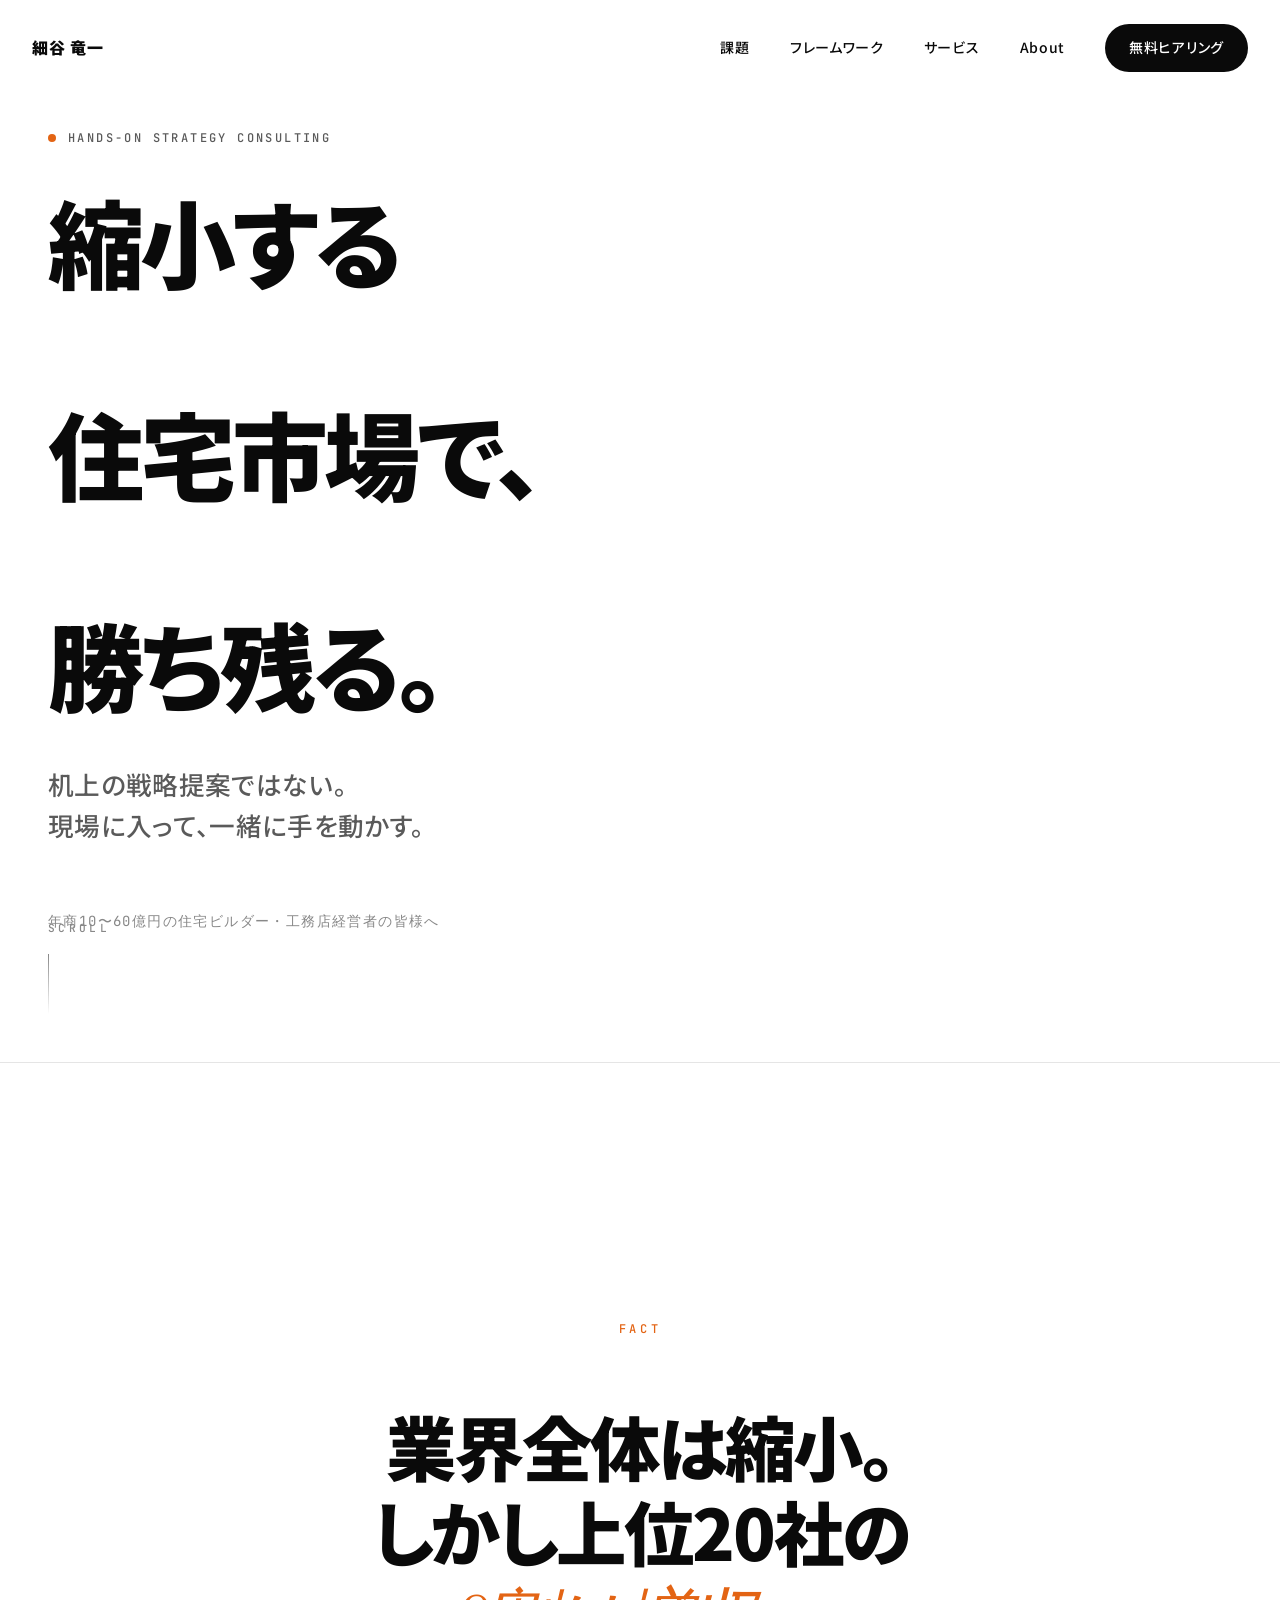
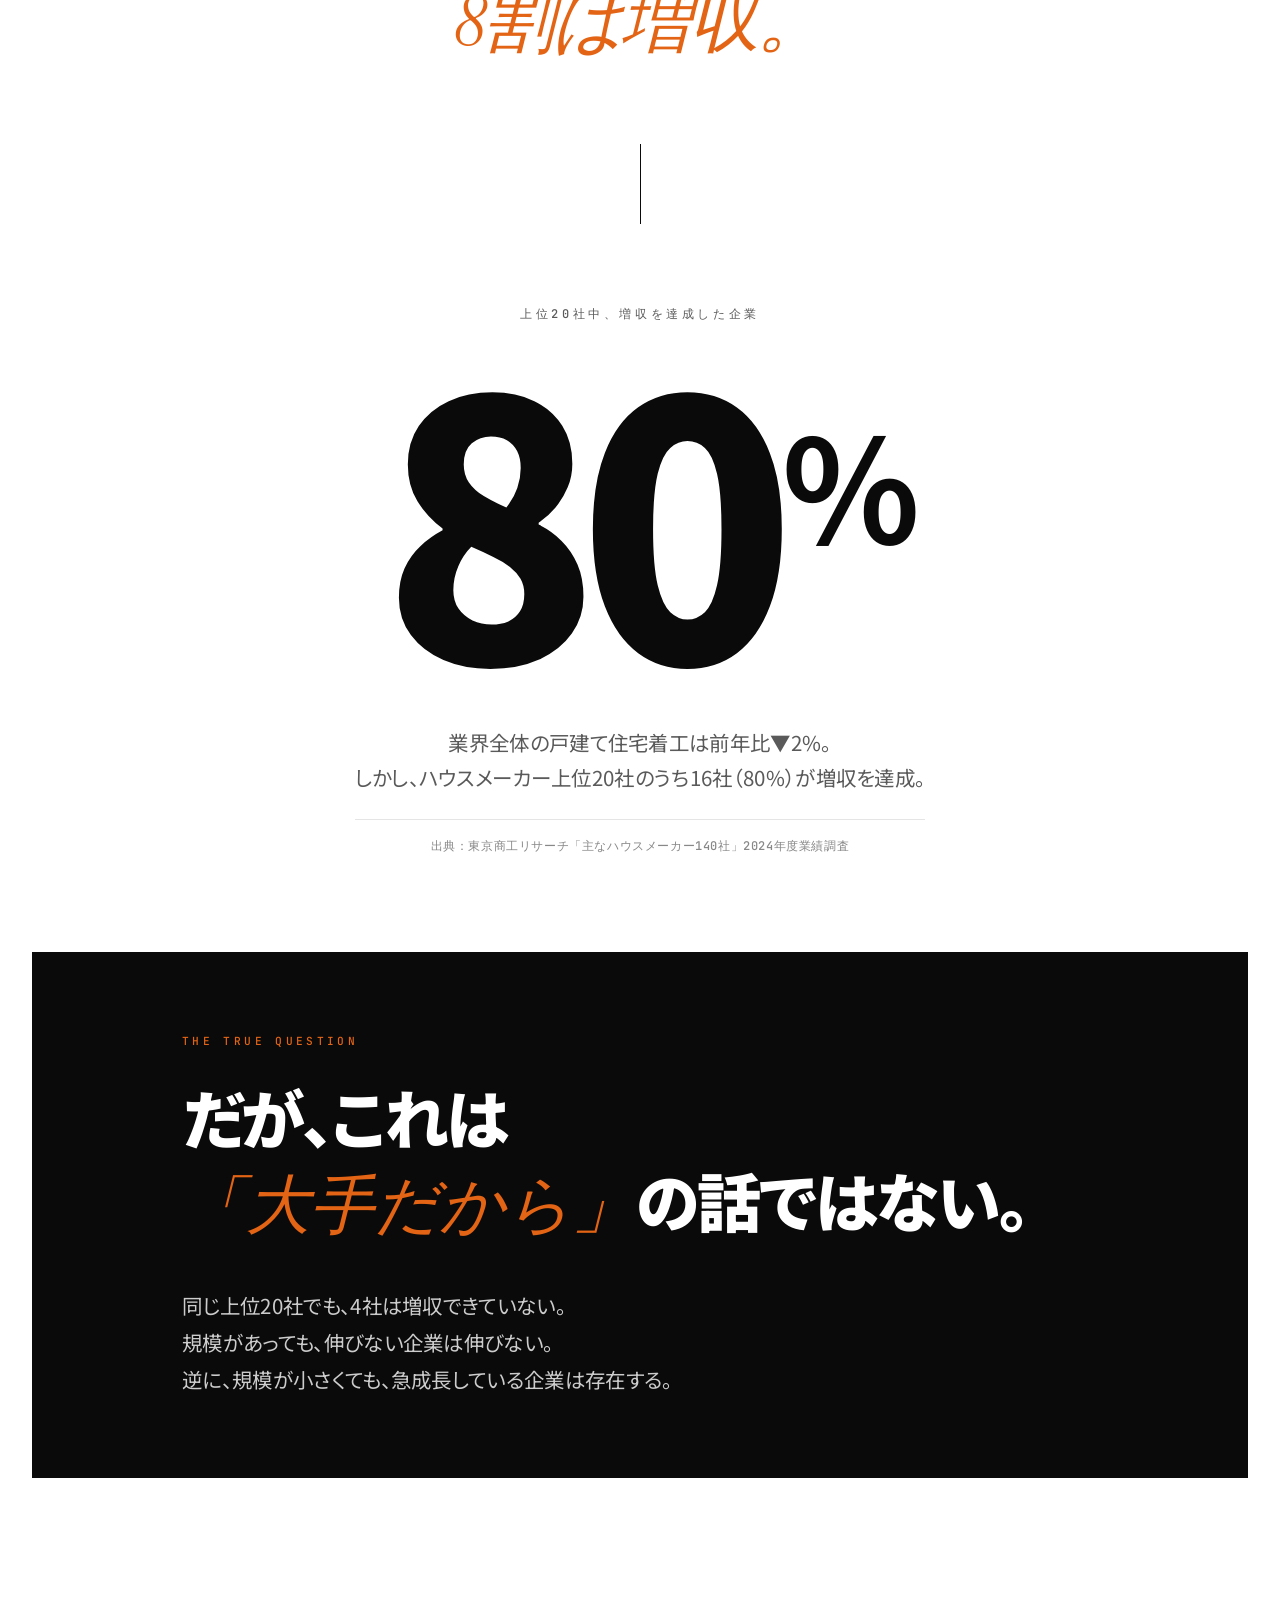
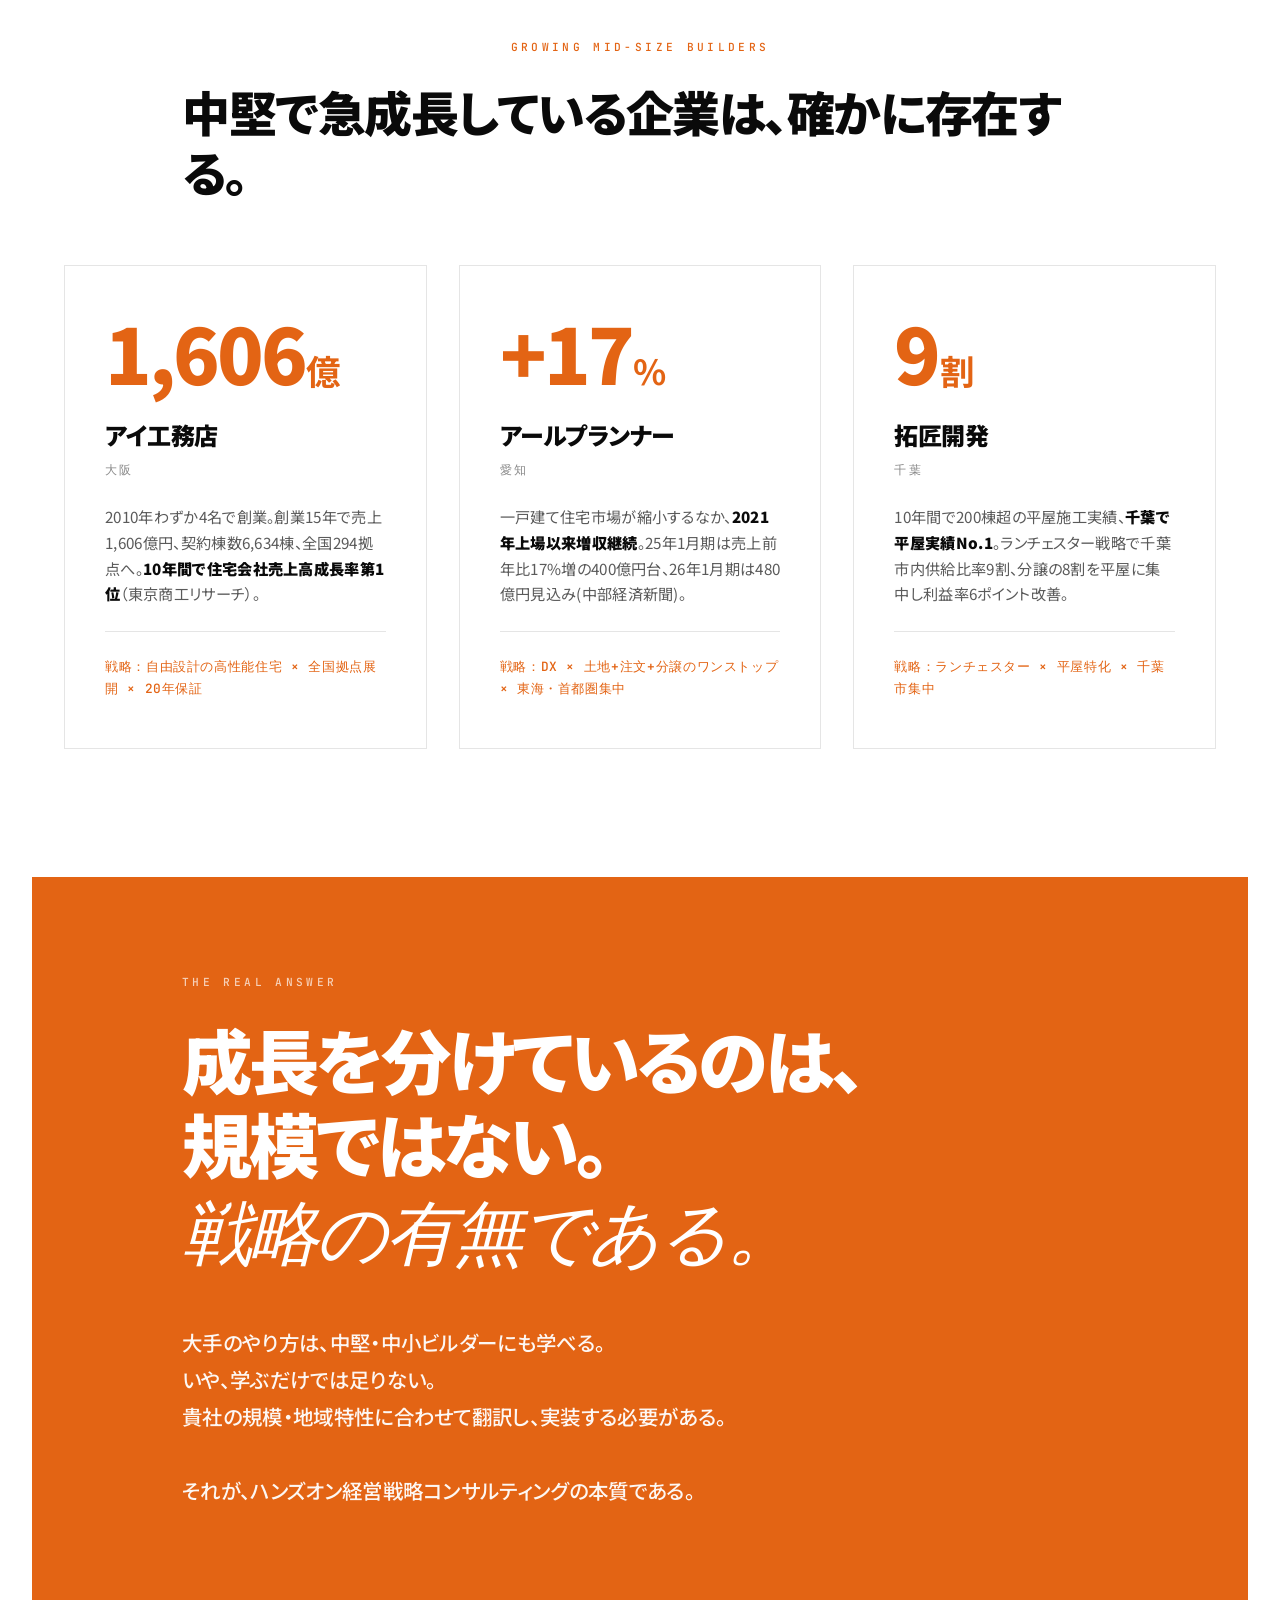
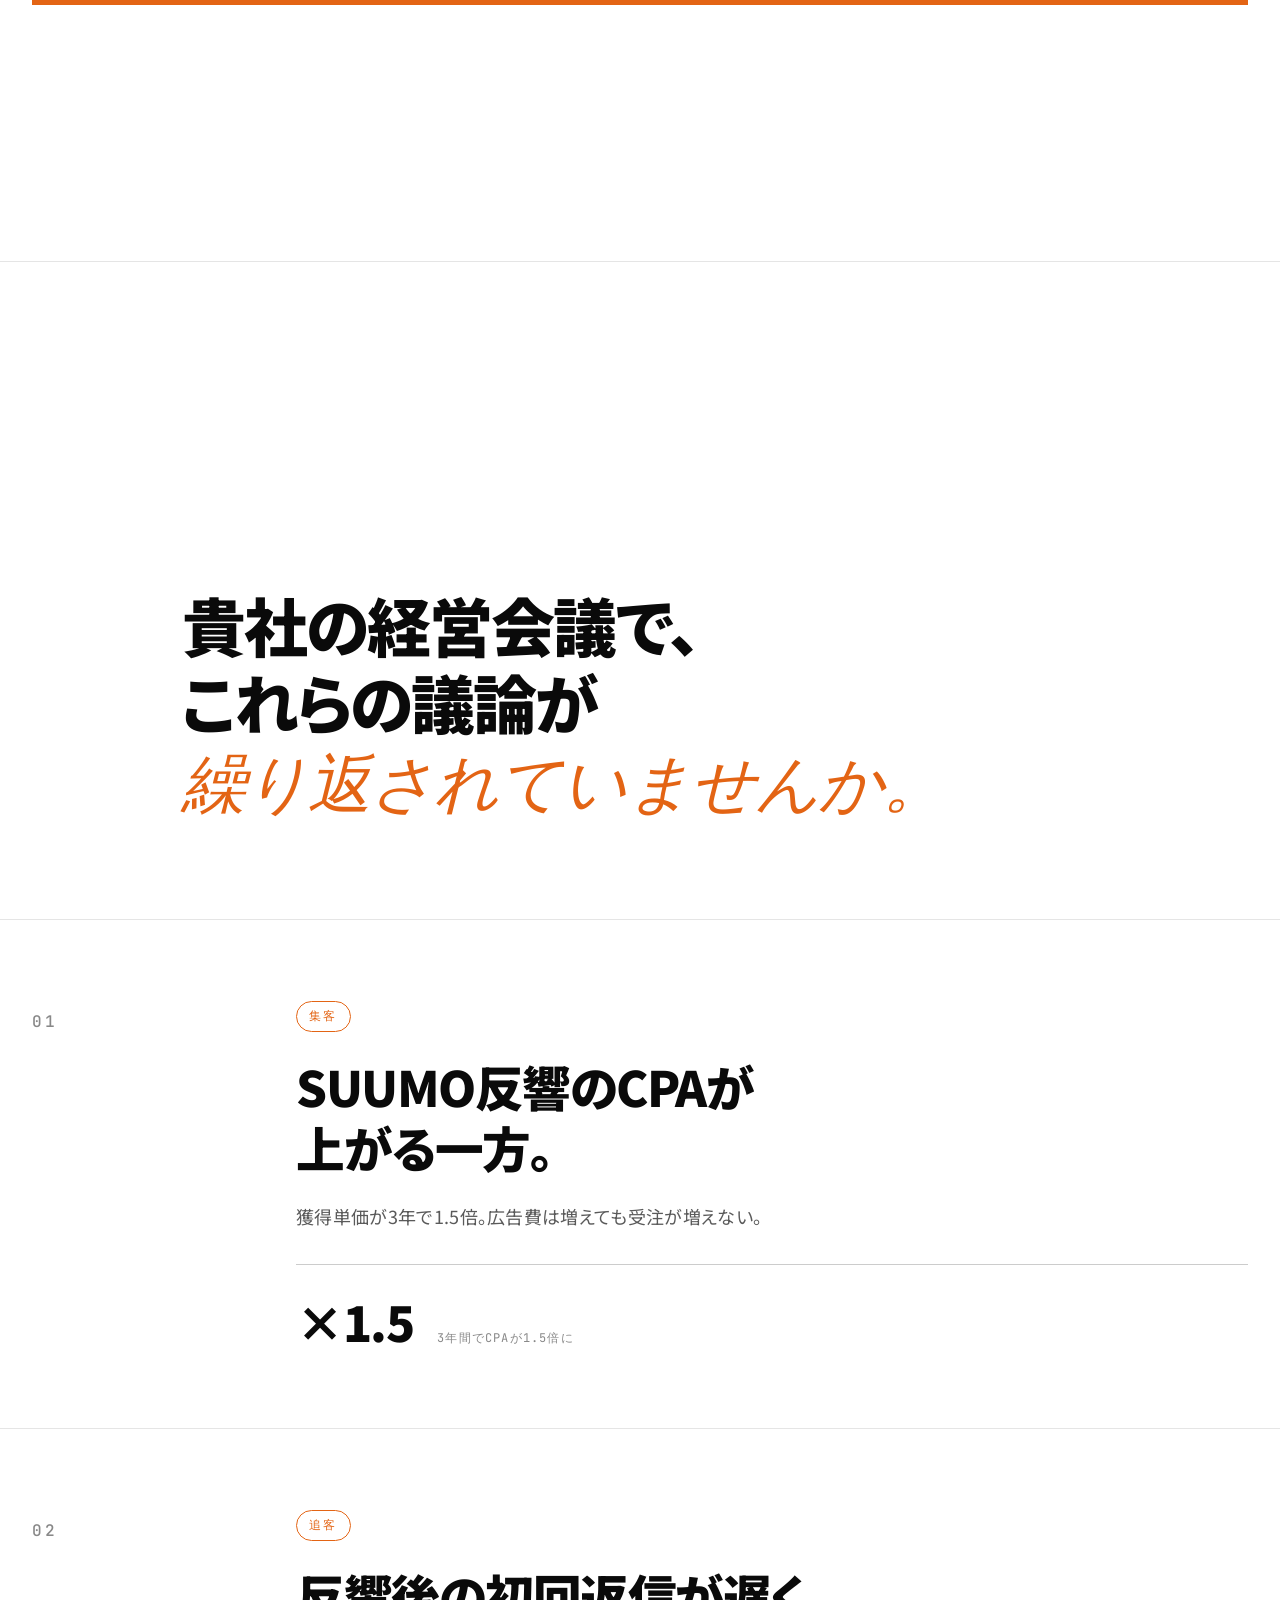
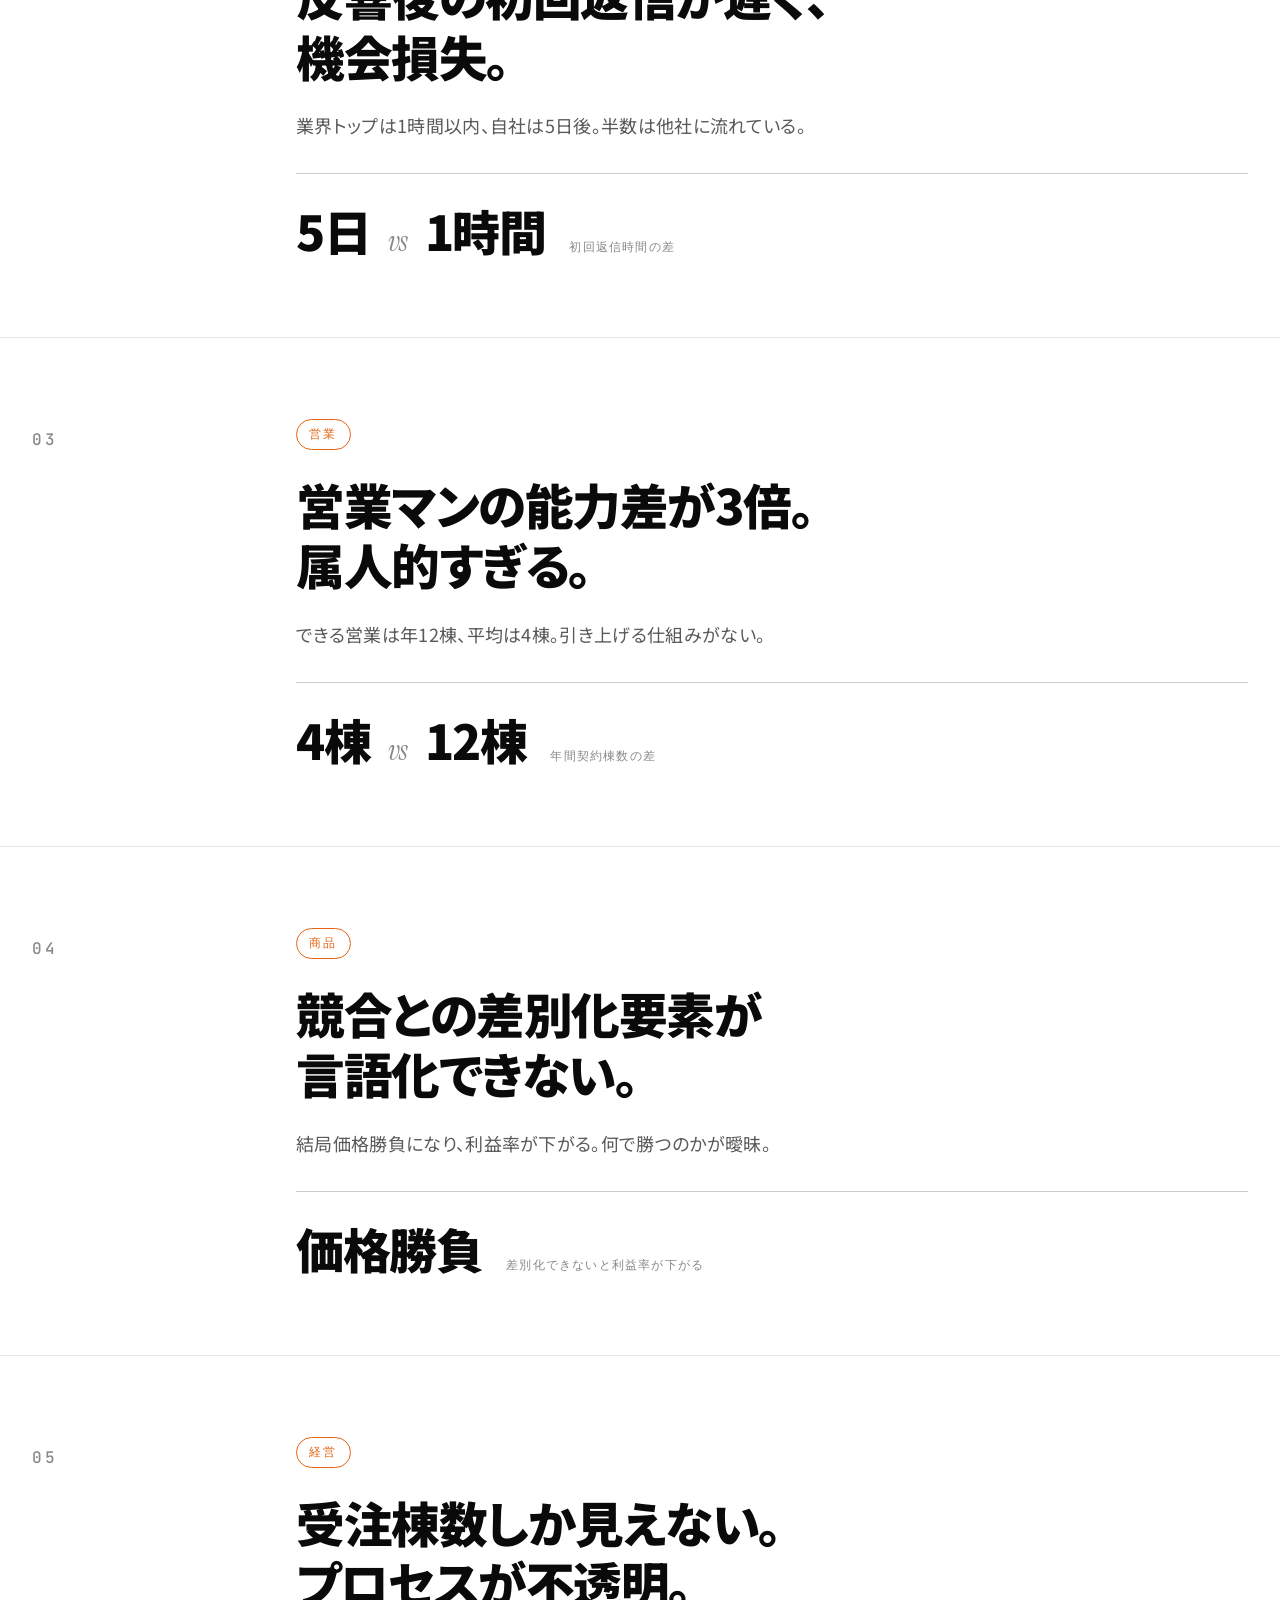
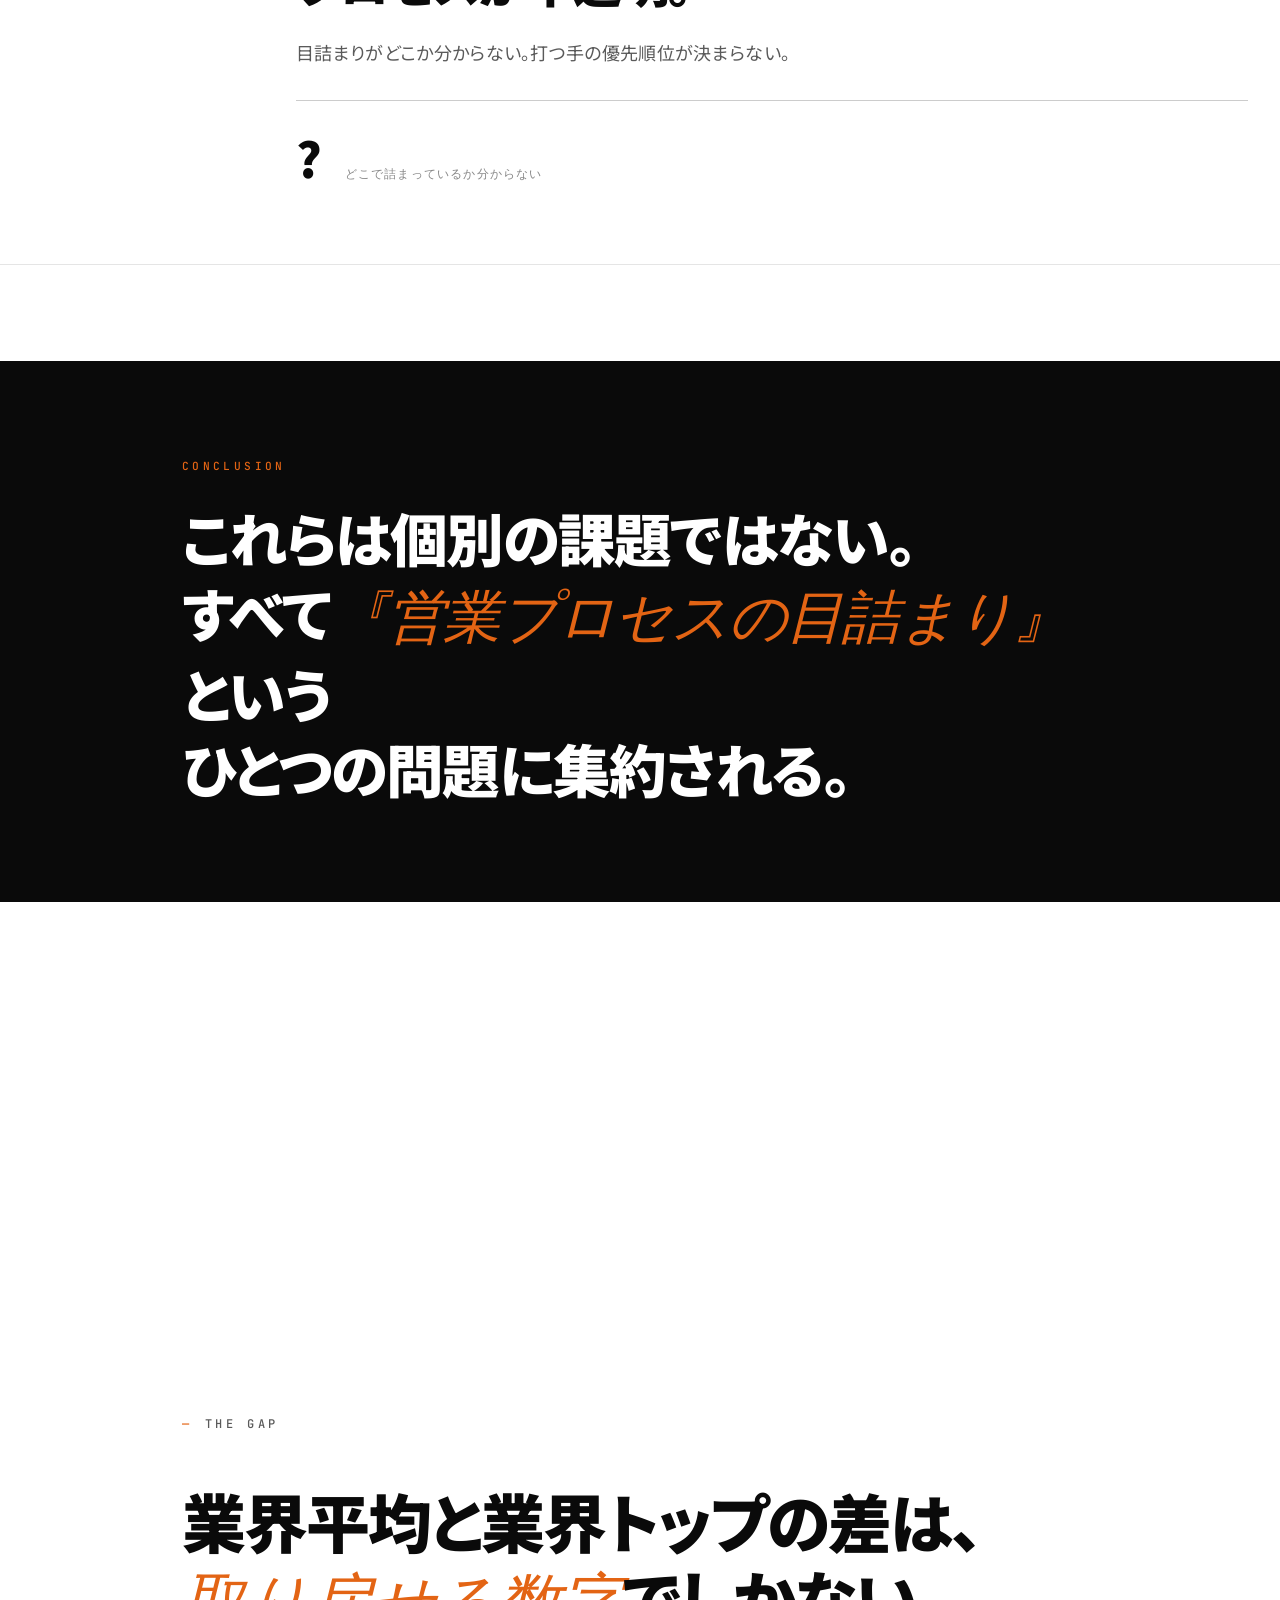
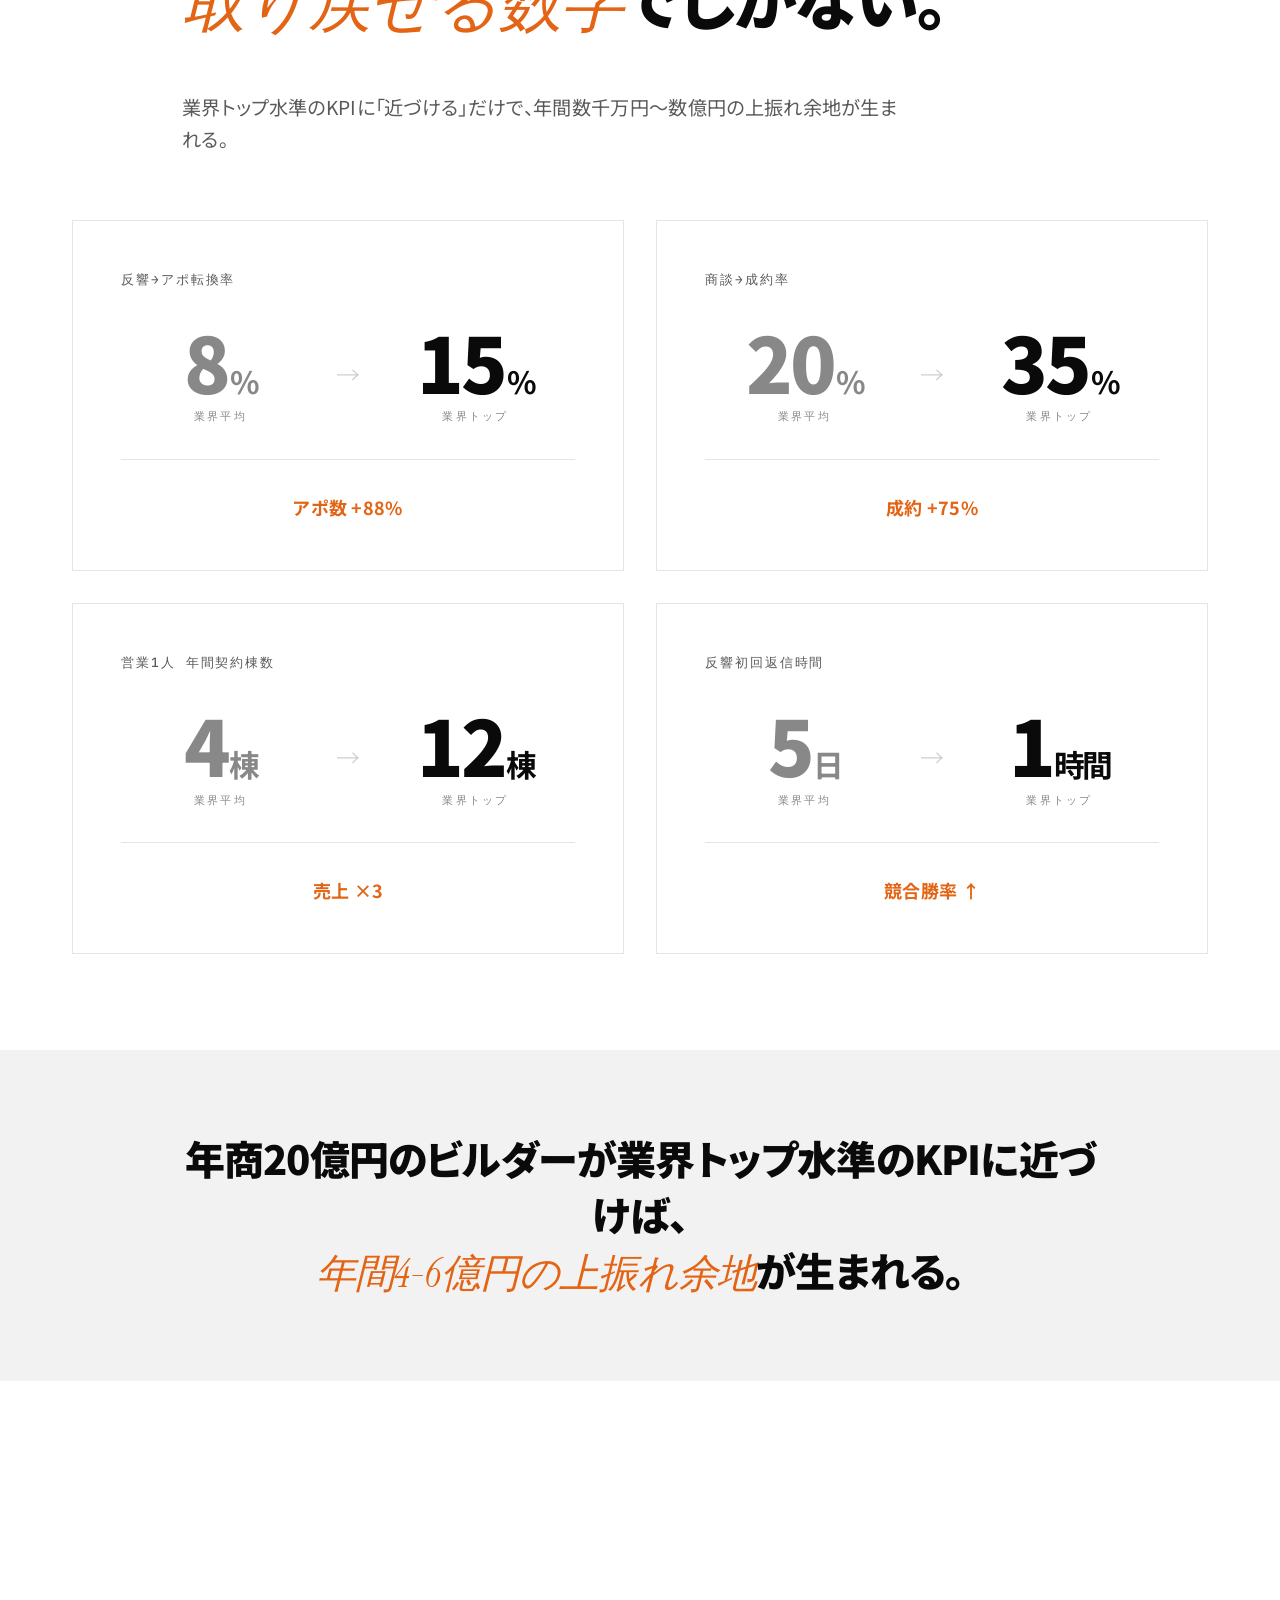
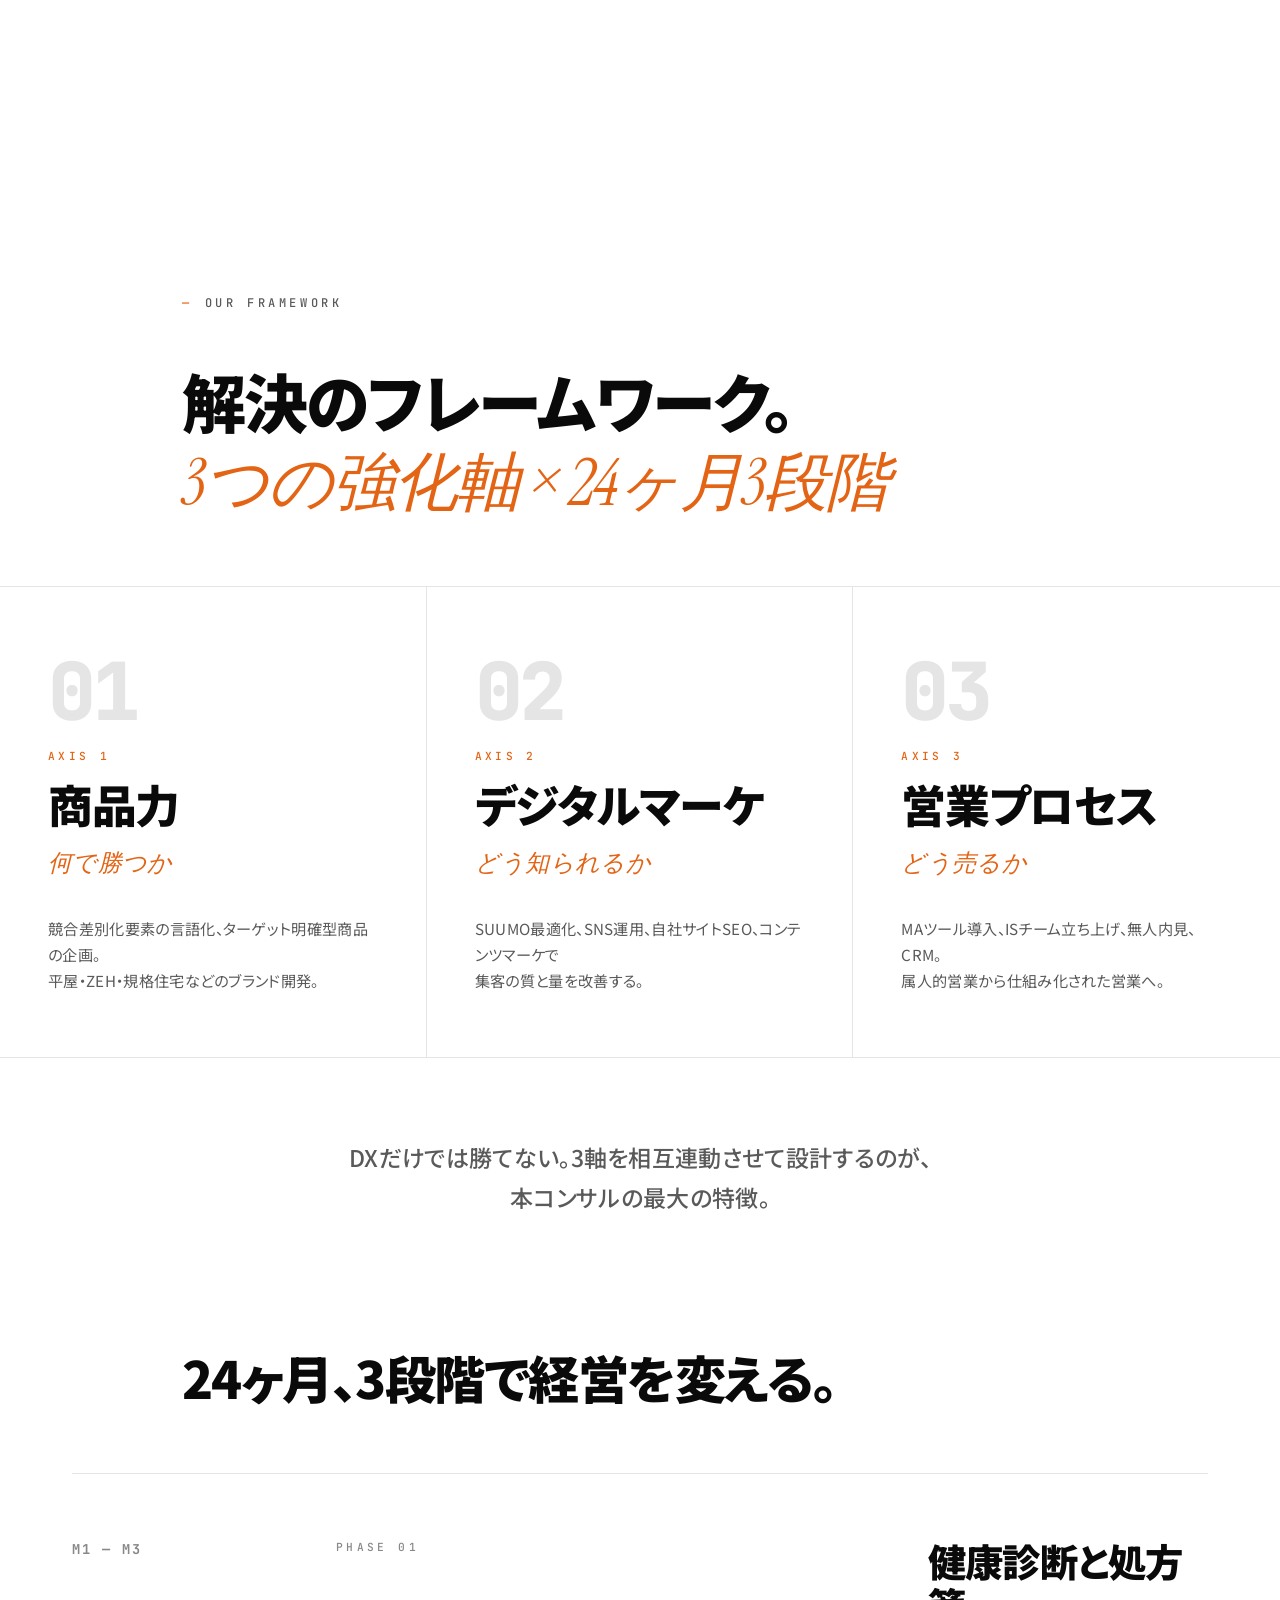
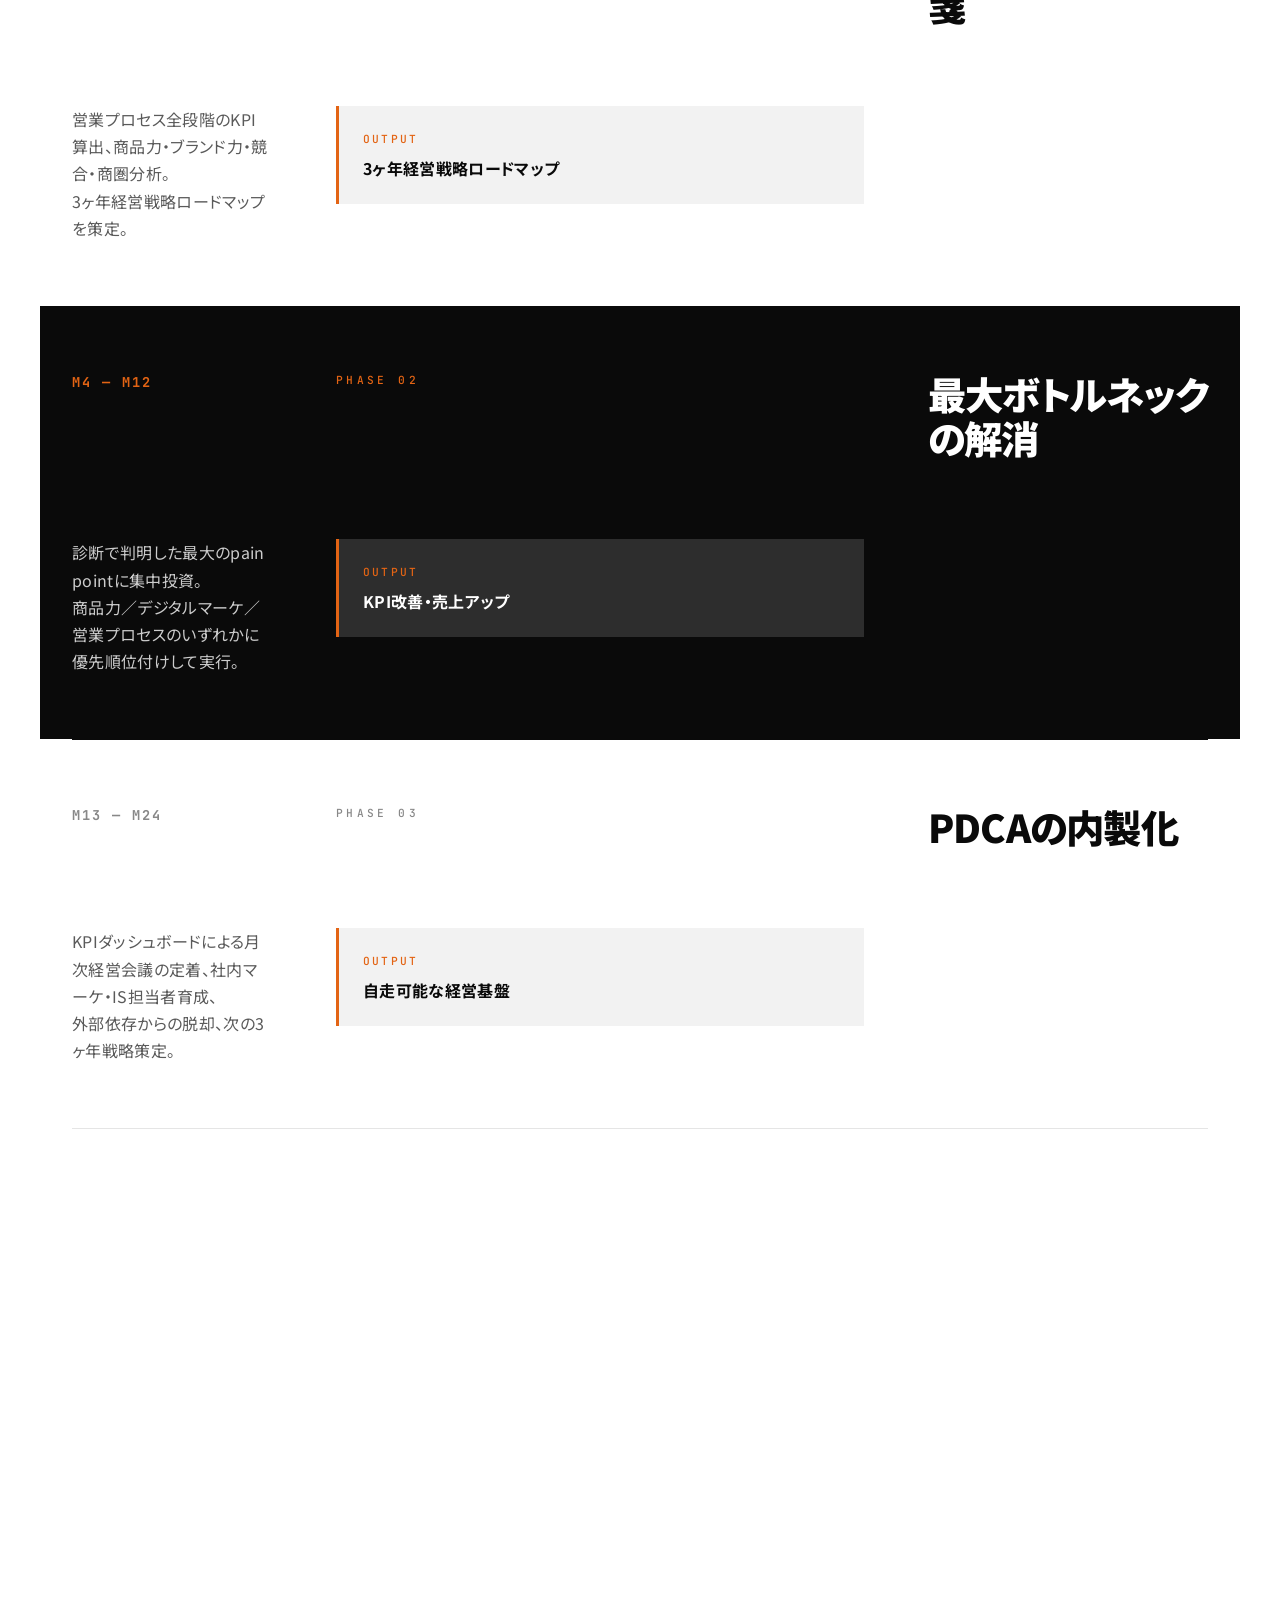
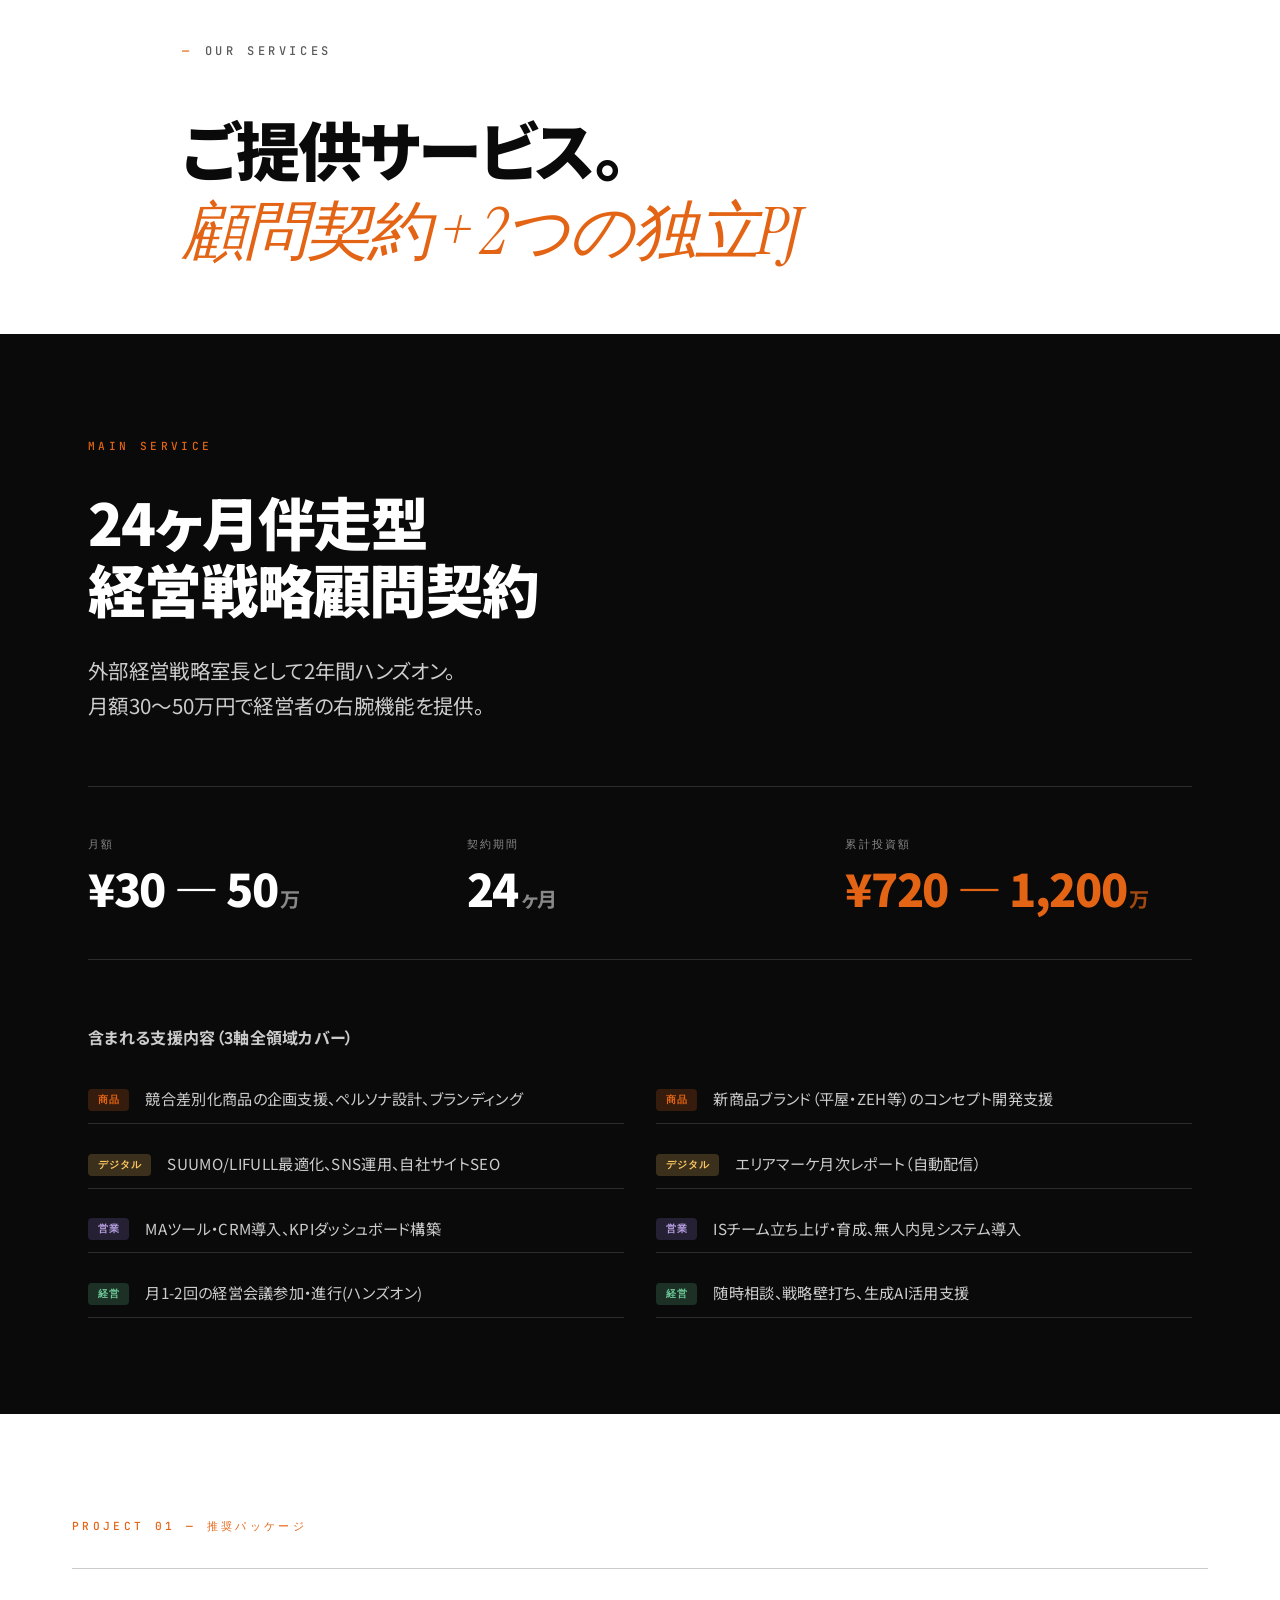
<file: index.html>
<!DOCTYPE html>
<html lang="ja">
<head>
<meta charset="UTF-8">
<meta name="viewport" content="width=device-width, initial-scale=1.0">
<title>縮小する住宅市場で勝ち残るための、成長戦略ハンズオン。 | 細谷竜一 ハンズオン経営戦略コンサルティング</title>
<meta name="description" content="年商10〜60億円の住宅ビルダー・工務店向け。机上の戦略提案ではなく、現場に入って一緒に手を動かす経営戦略コンサルティング。">
<link rel="preconnect" href="https://fonts.googleapis.com">
<link rel="preconnect" href="https://fonts.gstatic.com" crossorigin>
<link href="https://fonts.googleapis.com/css2?family=Noto+Sans+JP:wght@400;500;700;900&family=Instrument+Serif:ital@0;1&family=JetBrains+Mono:wght@400;500;700&display=swap" rel="stylesheet">
<link rel="stylesheet" href="style.css">
</head>
<body>

<!-- ========================================
NAVIGATION (minimal)
========================================= -->
<nav class="nav">
  <div class="nav-inner">
    <a href="#" class="nav-logo">細谷 竜一</a>
    <div class="nav-links">
      <a href="#pain">課題</a>
      <a href="#framework">フレームワーク</a>
      <a href="#service">サービス</a>
      <a href="profile.html">About</a>
      <a href="#contact" class="nav-cta">無料ヒアリング</a>
    </div>
  </div>
</nav>

<!-- ========================================
HERO
========================================= -->
<section class="hero">
  <div class="hero-eyebrow reveal">
    <span class="dot"></span>
    <span>HANDS-ON STRATEGY CONSULTING</span>
  </div>

  <h1 class="hero-headline">
    <span class="reveal" style="--d:.1s">縮小する</span><br>
    <span class="reveal" style="--d:.2s">住宅市場で、</span><br>
    <span class="reveal" style="--d:.3s">勝ち残る。</span>
  </h1>

  <p class="hero-sub reveal" style="--d:.5s">
    机上の戦略提案ではない。<br>
    現場に入って、一緒に手を動かす。
  </p>

  <div class="hero-meta reveal" style="--d:.7s">
    <span>年商10〜60億円の住宅ビルダー・工務店経営者の皆様へ</span>
  </div>

  <div class="hero-scroll-hint reveal" style="--d:.9s">
    <span>SCROLL</span>
    <div class="scroll-line"></div>
  </div>
</section>

<!-- ========================================
THE FACT - 衝撃の数字で煽る
========================================= -->
<section class="fact" id="fact">
  <div class="fact-eyebrow reveal-on-scroll">FACT</div>

  <h2 class="fact-question reveal-on-scroll">
    業界全体は縮小。<br>
    しかし上位20社の<br>
    <em>8割は増収。</em>
  </h2>

  <div class="fact-divider reveal-on-scroll"></div>

  <div class="fact-stat reveal-on-scroll">
    <div class="stat-label">上位20社中、増収を達成した企業</div>
    <div class="stat-number">80<span>%</span></div>
    <div class="stat-caption">
      業界全体の戸建て住宅着工は前年比▼2%。<br>
      しかし、ハウスメーカー上位20社のうち16社（80%）が増収を達成。<br>
      <span class="stat-source">出典：東京商工リサーチ「主なハウスメーカー140社」2024年度業績調査</span>
    </div>
  </div>

  <!-- 因果関係の問い直し -->
  <div class="fact-insight reveal-on-scroll">
    <div class="container-narrow">
      <p class="kicker">THE TRUE QUESTION</p>
      <h3 class="fact-insight-text">
        だが、これは<br>
        <em>「大手だから」</em>の話ではない。
      </h3>
      <p class="fact-insight-body">
        同じ上位20社でも、4社は増収できていない。<br>
        規模があっても、伸びない企業は伸びない。<br>
        逆に、規模が小さくても、急成長している企業は存在する。
      </p>
    </div>
  </div>

  <!-- 中堅3社の成長事例 -->
  <div class="growing-examples reveal-on-scroll">
    <div class="container-narrow">
      <p class="kicker">GROWING MID-SIZE BUILDERS</p>
      <h3 class="growing-examples-title">中堅で急成長している企業は、確かに存在する。</h3>
    </div>

    <div class="growing-grid">
      <article class="growing-card reveal-on-scroll">
        <div class="growing-num">1,606<span>億</span></div>
        <div class="growing-name">アイ工務店</div>
        <div class="growing-location">大阪</div>
        <p class="growing-desc">2010年わずか4名で創業。創業15年で売上1,606億円、契約棟数6,634棟、全国294拠点へ。<strong>10年間で住宅会社売上高成長率第1位</strong>（東京商工リサーチ）。</p>
        <div class="growing-strategy">戦略：自由設計の高性能住宅 × 全国拠点展開 × 20年保証</div>
      </article>

      <article class="growing-card reveal-on-scroll">
        <div class="growing-num">+17<span>%</span></div>
        <div class="growing-name">アールプランナー</div>
        <div class="growing-location">愛知</div>
        <p class="growing-desc">一戸建て住宅市場が縮小するなか、<strong>2021年上場以来増収継続</strong>。25年1月期は売上前年比17%増の400億円台、26年1月期は480億円見込み(中部経済新聞)。</p>
        <div class="growing-strategy">戦略：DX × 土地+注文+分譲のワンストップ × 東海・首都圏集中</div>
      </article>

      <article class="growing-card reveal-on-scroll">
        <div class="growing-num">9<span>割</span></div>
        <div class="growing-name">拓匠開発</div>
        <div class="growing-location">千葉</div>
        <p class="growing-desc">10年間で200棟超の平屋施工実績、<strong>千葉で平屋実績No.1</strong>。ランチェスター戦略で千葉市内供給比率9割、分譲の8割を平屋に集中し利益率6ポイント改善。</p>
        <div class="growing-strategy">戦略：ランチェスター × 平屋特化 × 千葉市集中</div>
      </article>
    </div>
  </div>

  <!-- The Real Answer -->
  <div class="fact-conclusion reveal-on-scroll">
    <div class="container-narrow">
      <p class="kicker">THE REAL ANSWER</p>
      <h3 class="fact-conclusion-text">
        成長を分けているのは、<br>
        規模ではない。<br>
        <em>戦略の有無である。</em>
      </h3>
      <p class="fact-conclusion-body">
        大手のやり方は、中堅・中小ビルダーにも学べる。<br>
        いや、学ぶだけでは足りない。<br>
        貴社の規模・地域特性に合わせて翻訳し、実装する必要がある。<br>
        <br>
        それが、ハンズオン経営戦略コンサルティングの本質である。
      </p>
    </div>
  </div>
</section>

<!-- ========================================
PAIN POINTS - 5つの課題で煽る
========================================= -->
<section class="pain" id="pain">
  <div class="container-narrow">
    <div class="section-eyebrow reveal-on-scroll">PAIN POINTS</div>
    <h2 class="section-headline reveal-on-scroll">
      貴社の経営会議で、<br>
      これらの議論が<br>
      <em>繰り返されていませんか。</em>
    </h2>
  </div>

  <div class="pain-list">
    <article class="pain-item reveal-on-scroll">
      <div class="pain-num">01</div>
      <div class="pain-body">
        <div class="pain-stage">集客</div>
        <h3 class="pain-title">SUUMO反響のCPAが<br>上がる一方。</h3>
        <p class="pain-desc">獲得単価が3年で1.5倍。広告費は増えても受注が増えない。</p>
        <div class="pain-stat">
          <span class="pain-stat-num">×1.5</span>
          <span class="pain-stat-label">3年間でCPAが1.5倍に</span>
        </div>
      </div>
    </article>

    <article class="pain-item reveal-on-scroll">
      <div class="pain-num">02</div>
      <div class="pain-body">
        <div class="pain-stage">追客</div>
        <h3 class="pain-title">反響後の初回返信が遅く、<br>機会損失。</h3>
        <p class="pain-desc">業界トップは1時間以内、自社は5日後。半数は他社に流れている。</p>
        <div class="pain-stat">
          <span class="pain-stat-num">5日 <em>vs</em> 1時間</span>
          <span class="pain-stat-label">初回返信時間の差</span>
        </div>
      </div>
    </article>

    <article class="pain-item reveal-on-scroll">
      <div class="pain-num">03</div>
      <div class="pain-body">
        <div class="pain-stage">営業</div>
        <h3 class="pain-title">営業マンの能力差が3倍。<br>属人的すぎる。</h3>
        <p class="pain-desc">できる営業は年12棟、平均は4棟。引き上げる仕組みがない。</p>
        <div class="pain-stat">
          <span class="pain-stat-num">4棟 <em>vs</em> 12棟</span>
          <span class="pain-stat-label">年間契約棟数の差</span>
        </div>
      </div>
    </article>

    <article class="pain-item reveal-on-scroll">
      <div class="pain-num">04</div>
      <div class="pain-body">
        <div class="pain-stage">商品</div>
        <h3 class="pain-title">競合との差別化要素が<br>言語化できない。</h3>
        <p class="pain-desc">結局価格勝負になり、利益率が下がる。何で勝つのかが曖昧。</p>
        <div class="pain-stat">
          <span class="pain-stat-num">価格勝負</span>
          <span class="pain-stat-label">差別化できないと利益率が下がる</span>
        </div>
      </div>
    </article>

    <article class="pain-item reveal-on-scroll">
      <div class="pain-num">05</div>
      <div class="pain-body">
        <div class="pain-stage">経営</div>
        <h3 class="pain-title">受注棟数しか見えない。<br>プロセスが不透明。</h3>
        <p class="pain-desc">目詰まりがどこか分からない。打つ手の優先順位が決まらない。</p>
        <div class="pain-stat">
          <span class="pain-stat-num">?</span>
          <span class="pain-stat-label">どこで詰まっているか分からない</span>
        </div>
      </div>
    </article>
  </div>

  <div class="pain-conclusion reveal-on-scroll">
    <div class="container-narrow">
      <p class="kicker">CONCLUSION</p>
      <h3 class="conclusion-text">
        これらは個別の課題ではない。<br>
        すべて<em>『営業プロセスの目詰まり』</em>という<br>
        ひとつの問題に集約される。
      </h3>
    </div>
  </div>
</section>

<!-- ========================================
THE GAP - 業界平均 vs 業界トップの差
========================================= -->
<section class="gap" id="gap">
  <div class="container-narrow">
    <div class="section-eyebrow reveal-on-scroll">THE GAP</div>
    <h2 class="section-headline reveal-on-scroll">
      業界平均と業界トップの差は、<br>
      <em>取り戻せる数字</em>でしかない。
    </h2>
    <p class="section-lead reveal-on-scroll">
      業界トップ水準のKPIに「近づける」だけで、年間数千万円〜数億円の上振れ余地が生まれる。
    </p>
  </div>

  <div class="gap-grid">
    <div class="gap-card reveal-on-scroll">
      <div class="gap-kpi">反響→アポ転換率</div>
      <div class="gap-versus">
        <div class="gap-side gap-low">
          <div class="gap-num">8<span>%</span></div>
          <div class="gap-side-label">業界平均</div>
        </div>
        <div class="gap-arrow">→</div>
        <div class="gap-side gap-high">
          <div class="gap-num">15<span>%</span></div>
          <div class="gap-side-label">業界トップ</div>
        </div>
      </div>
      <div class="gap-effect">アポ数 +88%</div>
    </div>

    <div class="gap-card reveal-on-scroll">
      <div class="gap-kpi">商談→成約率</div>
      <div class="gap-versus">
        <div class="gap-side gap-low">
          <div class="gap-num">20<span>%</span></div>
          <div class="gap-side-label">業界平均</div>
        </div>
        <div class="gap-arrow">→</div>
        <div class="gap-side gap-high">
          <div class="gap-num">35<span>%</span></div>
          <div class="gap-side-label">業界トップ</div>
        </div>
      </div>
      <div class="gap-effect">成約 +75%</div>
    </div>

    <div class="gap-card reveal-on-scroll">
      <div class="gap-kpi">営業1人 年間契約棟数</div>
      <div class="gap-versus">
        <div class="gap-side gap-low">
          <div class="gap-num">4<span>棟</span></div>
          <div class="gap-side-label">業界平均</div>
        </div>
        <div class="gap-arrow">→</div>
        <div class="gap-side gap-high">
          <div class="gap-num">12<span>棟</span></div>
          <div class="gap-side-label">業界トップ</div>
        </div>
      </div>
      <div class="gap-effect">売上 ×3</div>
    </div>

    <div class="gap-card reveal-on-scroll">
      <div class="gap-kpi">反響初回返信時間</div>
      <div class="gap-versus">
        <div class="gap-side gap-low">
          <div class="gap-num">5<span>日</span></div>
          <div class="gap-side-label">業界平均</div>
        </div>
        <div class="gap-arrow">→</div>
        <div class="gap-side gap-high">
          <div class="gap-num">1<span>時間</span></div>
          <div class="gap-side-label">業界トップ</div>
        </div>
      </div>
      <div class="gap-effect">競合勝率 ↑</div>
    </div>
  </div>

  <div class="gap-cta reveal-on-scroll">
    <div class="container-narrow">
      <p class="gap-cta-text">
        年商20億円のビルダーが業界トップ水準のKPIに近づけば、<br>
        <em>年間4-6億円の上振れ余地</em>が生まれる。
      </p>
    </div>
  </div>
</section>

<!-- ========================================
FRAMEWORK
========================================= -->
<section class="framework" id="framework">
  <div class="container-narrow">
    <div class="section-eyebrow reveal-on-scroll">OUR FRAMEWORK</div>
    <h2 class="section-headline reveal-on-scroll">
      解決のフレームワーク。<br>
      <em>3つの強化軸 × 24ヶ月3段階</em>
    </h2>
  </div>

  <!-- 3つの軸 -->
  <div class="axes">
    <article class="axis reveal-on-scroll">
      <div class="axis-num">01</div>
      <div class="axis-label">Axis 1</div>
      <h3 class="axis-title">商品力</h3>
      <p class="axis-question">何で勝つか</p>
      <p class="axis-desc">
        競合差別化要素の言語化、ターゲット明確型商品の企画。<br>
        平屋・ZEH・規格住宅などのブランド開発。
      </p>
    </article>

    <article class="axis reveal-on-scroll">
      <div class="axis-num">02</div>
      <div class="axis-label">Axis 2</div>
      <h3 class="axis-title">デジタルマーケ</h3>
      <p class="axis-question">どう知られるか</p>
      <p class="axis-desc">
        SUUMO最適化、SNS運用、自社サイトSEO、コンテンツマーケで<br>
        集客の質と量を改善する。
      </p>
    </article>

    <article class="axis reveal-on-scroll">
      <div class="axis-num">03</div>
      <div class="axis-label">Axis 3</div>
      <h3 class="axis-title">営業プロセス</h3>
      <p class="axis-question">どう売るか</p>
      <p class="axis-desc">
        MAツール導入、ISチーム立ち上げ、無人内見、CRM。<br>
        属人的営業から仕組み化された営業へ。
      </p>
    </article>
  </div>

  <p class="framework-note reveal-on-scroll">
    DXだけでは勝てない。3軸を相互連動させて設計するのが、<br>
    本コンサルの最大の特徴。
  </p>

  <!-- 24ヶ月3段階 -->
  <div class="phases">
    <div class="container-narrow">
      <h3 class="phases-title reveal-on-scroll">24ヶ月、3段階で経営を変える。</h3>
    </div>

    <div class="phase-list">
      <article class="phase reveal-on-scroll">
        <div class="phase-period">M1 — M3</div>
        <div class="phase-num">PHASE 01</div>
        <h4 class="phase-title">健康診断と処方箋</h4>
        <p class="phase-desc">
          営業プロセス全段階のKPI算出、商品力・ブランド力・競合・商圏分析。<br>
          3ヶ年経営戦略ロードマップを策定。
        </p>
        <div class="phase-output">
          <span class="phase-output-label">OUTPUT</span>
          <span class="phase-output-value">3ヶ年経営戦略ロードマップ</span>
        </div>
      </article>

      <article class="phase phase-featured reveal-on-scroll">
        <div class="phase-period">M4 — M12</div>
        <div class="phase-num">PHASE 02</div>
        <h4 class="phase-title">最大ボトルネックの解消</h4>
        <p class="phase-desc">
          診断で判明した最大のpain pointに集中投資。<br>
          商品力／デジタルマーケ／営業プロセスのいずれかに優先順位付けして実行。
        </p>
        <div class="phase-output">
          <span class="phase-output-label">OUTPUT</span>
          <span class="phase-output-value">KPI改善・売上アップ</span>
        </div>
      </article>

      <article class="phase reveal-on-scroll">
        <div class="phase-period">M13 — M24</div>
        <div class="phase-num">PHASE 03</div>
        <h4 class="phase-title">PDCAの内製化</h4>
        <p class="phase-desc">
          KPIダッシュボードによる月次経営会議の定着、社内マーケ・IS担当者育成、<br>
          外部依存からの脱却、次の3ヶ年戦略策定。
        </p>
        <div class="phase-output">
          <span class="phase-output-label">OUTPUT</span>
          <span class="phase-output-value">自走可能な経営基盤</span>
        </div>
      </article>
    </div>
  </div>
</section>

<!-- ========================================
SERVICES
========================================= -->
<section class="service" id="service">
  <div class="container-narrow">
    <div class="section-eyebrow reveal-on-scroll">OUR SERVICES</div>
    <h2 class="section-headline reveal-on-scroll">
      ご提供サービス。<br>
      <em>顧問契約 + 2つの独立PJ</em>
    </h2>
  </div>

  <!-- メインサービス -->
  <article class="service-main reveal-on-scroll">
    <div class="service-main-inner">
      <div class="service-tag">MAIN SERVICE</div>
      <h3 class="service-main-title">
        24ヶ月伴走型<br>
        経営戦略顧問契約
      </h3>
      <p class="service-main-desc">
        外部経営戦略室長として2年間ハンズオン。<br>
        月額30〜50万円で経営者の右腕機能を提供。
      </p>

      <div class="service-price-block">
        <div class="price-row">
          <span class="price-label">月額</span>
          <span class="price-value">¥30 — 50<span class="price-unit">万</span></span>
        </div>
        <div class="price-row">
          <span class="price-label">契約期間</span>
          <span class="price-value">24<span class="price-unit">ヶ月</span></span>
        </div>
        <div class="price-row price-row-accent">
          <span class="price-label">累計投資額</span>
          <span class="price-value">¥720 — 1,200<span class="price-unit">万</span></span>
        </div>
      </div>

      <div class="service-includes">
        <h4 class="service-includes-title">含まれる支援内容（3軸全領域カバー）</h4>
        <ul class="service-includes-list">
          <li><span class="tag tag-product">商品</span>競合差別化商品の企画支援、ペルソナ設計、ブランディング</li>
          <li><span class="tag tag-product">商品</span>新商品ブランド（平屋・ZEH等）のコンセプト開発支援</li>
          <li><span class="tag tag-digital">デジタル</span>SUUMO/LIFULL最適化、SNS運用、自社サイトSEO</li>
          <li><span class="tag tag-digital">デジタル</span>エリアマーケ月次レポート（自動配信）</li>
          <li><span class="tag tag-sales">営業</span>MAツール・CRM導入、KPIダッシュボード構築</li>
          <li><span class="tag tag-sales">営業</span>ISチーム立ち上げ・育成、無人内見システム導入</li>
          <li><span class="tag tag-mgmt">経営</span>月1-2回の経営会議参加・進行(ハンズオン)</li>
          <li><span class="tag tag-mgmt">経営</span>随時相談、戦略壁打ち、生成AI活用支援</li>
        </ul>
      </div>
    </div>
  </article>

  <!-- PJ-1 平屋 (推奨) -->
  <article class="service-pj reveal-on-scroll">
    <div class="service-pj-tag">PROJECT 01 — 推奨パッケージ</div>
    <div class="service-pj-grid">
      <div class="service-pj-main">
        <h3 class="service-pj-title">平屋事業立ち上げパッケージ</h3>
        <p class="service-pj-lead">
          発起人が現職AVANTIAで平屋ブランド『RAN』を立ち上げた実績に裏打ちされた、当社の旗艦パッケージ。
        </p>
        <div class="service-pj-callout">
          <span class="kicker">WHY 平屋 NOW</span>
          <p>市場全体は縮小しているが、平屋市場は拡大中。シニア世代の終の棲家ニーズ、子育て世代の家事動線志向の追い風。</p>
        </div>
      </div>
      <div class="service-pj-meta">
        <div class="pj-meta-row">
          <span class="pj-meta-label">料金</span>
          <span class="pj-meta-value">¥400 — 800<span class="price-unit">万</span></span>
        </div>
        <div class="pj-meta-row">
          <span class="pj-meta-label">期間</span>
          <span class="pj-meta-value">4 — 6<span class="price-unit">ヶ月</span></span>
        </div>
        <div class="pj-meta-row pj-meta-result">
          <span class="pj-meta-label">実績</span>
          <span class="pj-meta-value">成約率 ×2-5</span>
        </div>
      </div>
    </div>

    <div class="service-pj-timeline">
      <div class="timeline-item">
        <div class="timeline-month">M1</div>
        <div class="timeline-title">市場分析</div>
        <div class="timeline-desc">エリア別需要、競合、価格帯</div>
      </div>
      <div class="timeline-item">
        <div class="timeline-month">M2</div>
        <div class="timeline-title">商品企画</div>
        <div class="timeline-desc">間取り、仕様、価格戦略</div>
      </div>
      <div class="timeline-item">
        <div class="timeline-month">M3</div>
        <div class="timeline-title">ブランディング</div>
        <div class="timeline-desc">ネーミング、ロゴ、コンセプト</div>
      </div>
      <div class="timeline-item">
        <div class="timeline-month">M4</div>
        <div class="timeline-title">販売準備</div>
        <div class="timeline-desc">モデルハウス、SNS、広告</div>
      </div>
      <div class="timeline-item">
        <div class="timeline-month">M5-6</div>
        <div class="timeline-title">ローンチ伴走</div>
        <div class="timeline-desc">営業マニュアル、3ヶ月伴走</div>
      </div>
    </div>
  </article>

  <!-- PJ-2 DX診断 -->
  <article class="service-pj service-pj-secondary reveal-on-scroll">
    <div class="service-pj-tag">PROJECT 02 — ドアノックメニュー</div>
    <div class="service-pj-grid">
      <div class="service-pj-main">
        <h3 class="service-pj-title">DX診断・ロードマップ策定</h3>
        <p class="service-pj-lead">
          「いきなり24ヶ月顧問契約は重い」というお客様向け。<br>
          2-3ヶ月で営業プロセス全体の健康診断と3ヶ年ロードマップを策定。
        </p>
        <ul class="service-pj-deliverables">
          <li>集客診断（チャネル別CPA、業界ベンチマーク）</li>
          <li>追客診断（反響→アポ率、初回返信時間）</li>
          <li>営業プロセス診断（来場→商談→成約の各転換率）</li>
          <li>競合・商圏診断（商圏内シェア、ポジショニング）</li>
          <li>3ヶ年DXロードマップ（投資優先順位、期待効果）</li>
        </ul>
      </div>
      <div class="service-pj-meta">
        <div class="pj-meta-row">
          <span class="pj-meta-label">料金</span>
          <span class="pj-meta-value">¥200 — 400<span class="price-unit">万</span></span>
        </div>
        <div class="pj-meta-row">
          <span class="pj-meta-label">期間</span>
          <span class="pj-meta-value">2 — 3<span class="price-unit">ヶ月</span></span>
        </div>
        <div class="pj-meta-row pj-meta-result">
          <span class="pj-meta-label">位置付け</span>
          <span class="pj-meta-value">顧問契約への入口</span>
        </div>
      </div>
    </div>
  </article>
</section>

<!-- ========================================
ROI - 巨大数字で煽る
========================================= -->
<section class="roi" id="roi">
  <div class="container-narrow">
    <div class="section-eyebrow reveal-on-scroll">ROI SIMULATION</div>
    <h2 class="section-headline reveal-on-scroll">
      720万円の投資で、<br>
      <em>何が得られるか。</em>
    </h2>
    <p class="section-lead reveal-on-scroll">
      年商20億円のビルダーが2年間伴走顧問を導入した場合の試算（保守的ケース）。
    </p>
  </div>

  <div class="roi-equation">
    <div class="roi-side roi-investment reveal-on-scroll">
      <div class="roi-side-label">INVESTMENT</div>
      <div class="roi-side-num">¥720<span>万</span></div>
      <div class="roi-side-detail">月¥30万 × 24ヶ月</div>
      <div class="roi-side-context">
        年商20億の <strong>0.18%</strong><br>
        正社員1人を雇うコストの <strong>60%</strong>
      </div>
    </div>

    <div class="roi-arrow reveal-on-scroll">→</div>

    <div class="roi-side roi-return reveal-on-scroll">
      <div class="roi-side-label">EXPECTED RETURN / YEAR</div>
      <div class="roi-side-num">¥6,000<span>万 — </span>1.2<span>億</span></div>
      <div class="roi-breakdown">
        <div class="roi-row"><span>アポ転換率改善（8%→12%）</span><strong>+ ¥2,400万</strong></div>
        <div class="roi-row"><span>成約率改善（20%→25%）</span><strong>+ ¥1,800万</strong></div>
        <div class="roi-row"><span>営業1人当たり棟数改善</span><strong>+ ¥1,500万</strong></div>
        <div class="roi-row"><span>新商品ブランド立ち上げ寄与</span><strong>+ ¥1,500万</strong></div>
      </div>
    </div>
  </div>

  <div class="roi-conclusion reveal-on-scroll">
    <div class="container-narrow">
      <p class="kicker">CONCLUSION</p>
      <h3 class="roi-conclusion-text">
        ROI = <em>投資の8〜16倍</em>。
      </h3>
    </div>
  </div>
</section>

<!-- ========================================
WHO WE ARE - 発起人プロファイル
========================================= -->
<section class="who" id="who">
  <div class="container-narrow">
    <div class="section-eyebrow reveal-on-scroll">WHO WE ARE</div>
    <h2 class="section-headline reveal-on-scroll">
      テクノロジー × 経営 × アカデミック。<br>
      <em>3軸の融合。</em>
    </h2>
    <p class="section-lead reveal-on-scroll">
      『戦略を語る人』ではなく、『一緒に手を動かす人』。<br>
      実装力を持つ経営戦略コンサルタント。
    </p>
  </div>

  <div class="who-pillars">
    <article class="pillar reveal-on-scroll">
      <div class="pillar-label">TECHNOLOGY</div>
      <h3 class="pillar-title">実装力</h3>
      <ul class="pillar-list">
        <li>Python / AI / データ分析を実装可能</li>
        <li>AIベンチャー CTO経験</li>
        <li>特許 3件</li>
        <li>上海40名規模の日中PJ統括</li>
      </ul>
    </article>

    <article class="pillar reveal-on-scroll">
      <div class="pillar-label">BUSINESS</div>
      <h3 class="pillar-title">経営実績</h3>
      <ul class="pillar-list">
        <li>Casa robotics 2年で黒字化・年100棟</li>
        <li>IKI事業：退職後も拡大し60社</li>
        <li>成約率2-5倍を実証</li>
        <li>AVANTIA 経営戦略室長</li>
      </ul>
    </article>

    <article class="pillar reveal-on-scroll">
      <div class="pillar-label">ACADEMIC</div>
      <h3 class="pillar-title">権威性</h3>
      <ul class="pillar-list">
        <li>一橋大学 商学博士</li>
        <li>NCGG 共同研究</li>
        <li>日本福祉大学 共同研究</li>
        <li>WBS等メディア露出多数</li>
      </ul>
    </article>
  </div>

  <div class="who-link-wrapper">
    <a href="profile.html" class="who-link reveal-on-scroll">
      <span>もっと深く知る</span>
      <span class="who-link-arrow">→</span>
    </a>
  </div>

  <!-- 比較表 -->
  <div class="who-compare">
    <div class="container-narrow">
      <h3 class="compare-title reveal-on-scroll">他のコンサルとの違い</h3>
    </div>
    <div class="compare-table reveal-on-scroll">
      <div class="compare-row compare-header">
        <div class="compare-cell"></div>
        <div class="compare-cell compare-vs">従来型コンサル</div>
        <div class="compare-cell compare-us">当社（ハンズオン型）</div>
      </div>
      <div class="compare-row">
        <div class="compare-cell compare-label">アプローチ</div>
        <div class="compare-cell compare-vs">机上の戦略提案</div>
        <div class="compare-cell compare-us">現場に入って一緒に手を動かす</div>
      </div>
      <div class="compare-row">
        <div class="compare-cell compare-label">成果物</div>
        <div class="compare-cell compare-vs">分厚いレポートで終わり</div>
        <div class="compare-cell compare-us">KPI改善・売上アップという結果</div>
      </div>
      <div class="compare-row">
        <div class="compare-cell compare-label">実装</div>
        <div class="compare-cell compare-vs">ツール選定だけ</div>
        <div class="compare-cell compare-us">ツール導入から運用定着まで伴走</div>
      </div>
      <div class="compare-row">
        <div class="compare-cell compare-label">数値</div>
        <div class="compare-cell compare-vs">業界平均の引用</div>
        <div class="compare-cell compare-us">貴社専用のKPIダッシュボード</div>
      </div>
    </div>
  </div>
</section>

<!-- ========================================
CTA - 最終アクション
========================================= -->
<section class="cta" id="contact">
  <div class="container-narrow">
    <div class="cta-eyebrow reveal-on-scroll">LET'S BEGIN</div>
    <h2 class="cta-headline reveal-on-scroll">
      まずは無料の<br>
      個別ヒアリング<br>
      <em>(90分)</em>から。
    </h2>
    <p class="cta-lead reveal-on-scroll">
      いきなり契約のご判断をお願いするのではなく、まずは90分の無料ヒアリングをご提案します。
    </p>

    <ul class="cta-benefits reveal-on-scroll">
      <li><span class="cta-num">01</span>貴社の現状KPIを一緒に整理</li>
      <li><span class="cta-num">02</span>業界平均との差を試算</li>
      <li><span class="cta-num">03</span>最適なアプローチをご提案</li>
    </ul>

    <div class="cta-actions reveal-on-scroll">
      <a href="mailto:hosoyaryuichi@gmail.com" class="cta-button cta-button-primary">
        <span>無料ヒアリングを申し込む</span>
        <span class="cta-arrow">→</span>
      </a>
    </div>

    <div class="cta-contact reveal-on-scroll">
      <div class="cta-contact-row">
        <span class="cta-contact-label">EMAIL</span>
        <a href="mailto:hosoyaryuichi@gmail.com" class="cta-contact-value">hosoyaryuichi@gmail.com</a>
      </div>
      <div class="cta-contact-row">
        <span class="cta-contact-label">PHONE</span>
        <a href="tel:+81-80-2378-0948" class="cta-contact-value">+81-80-2378-0948</a>
      </div>
    </div>
  </div>
</section>

<!-- ========================================
FOOTER
========================================= -->
<footer class="footer">
  <div class="footer-inner">
    <div class="footer-left">
      <p class="footer-name">細谷 竜一</p>
      <p class="footer-tagline">ハンズオン経営戦略コンサルティング</p>
    </div>
    <div class="footer-right">
      <p class="footer-copyright">© 2026 細谷 竜一</p>
    </div>
  </div>
</footer>

<script src="script.js"></script>
</body>
</html>
</file>
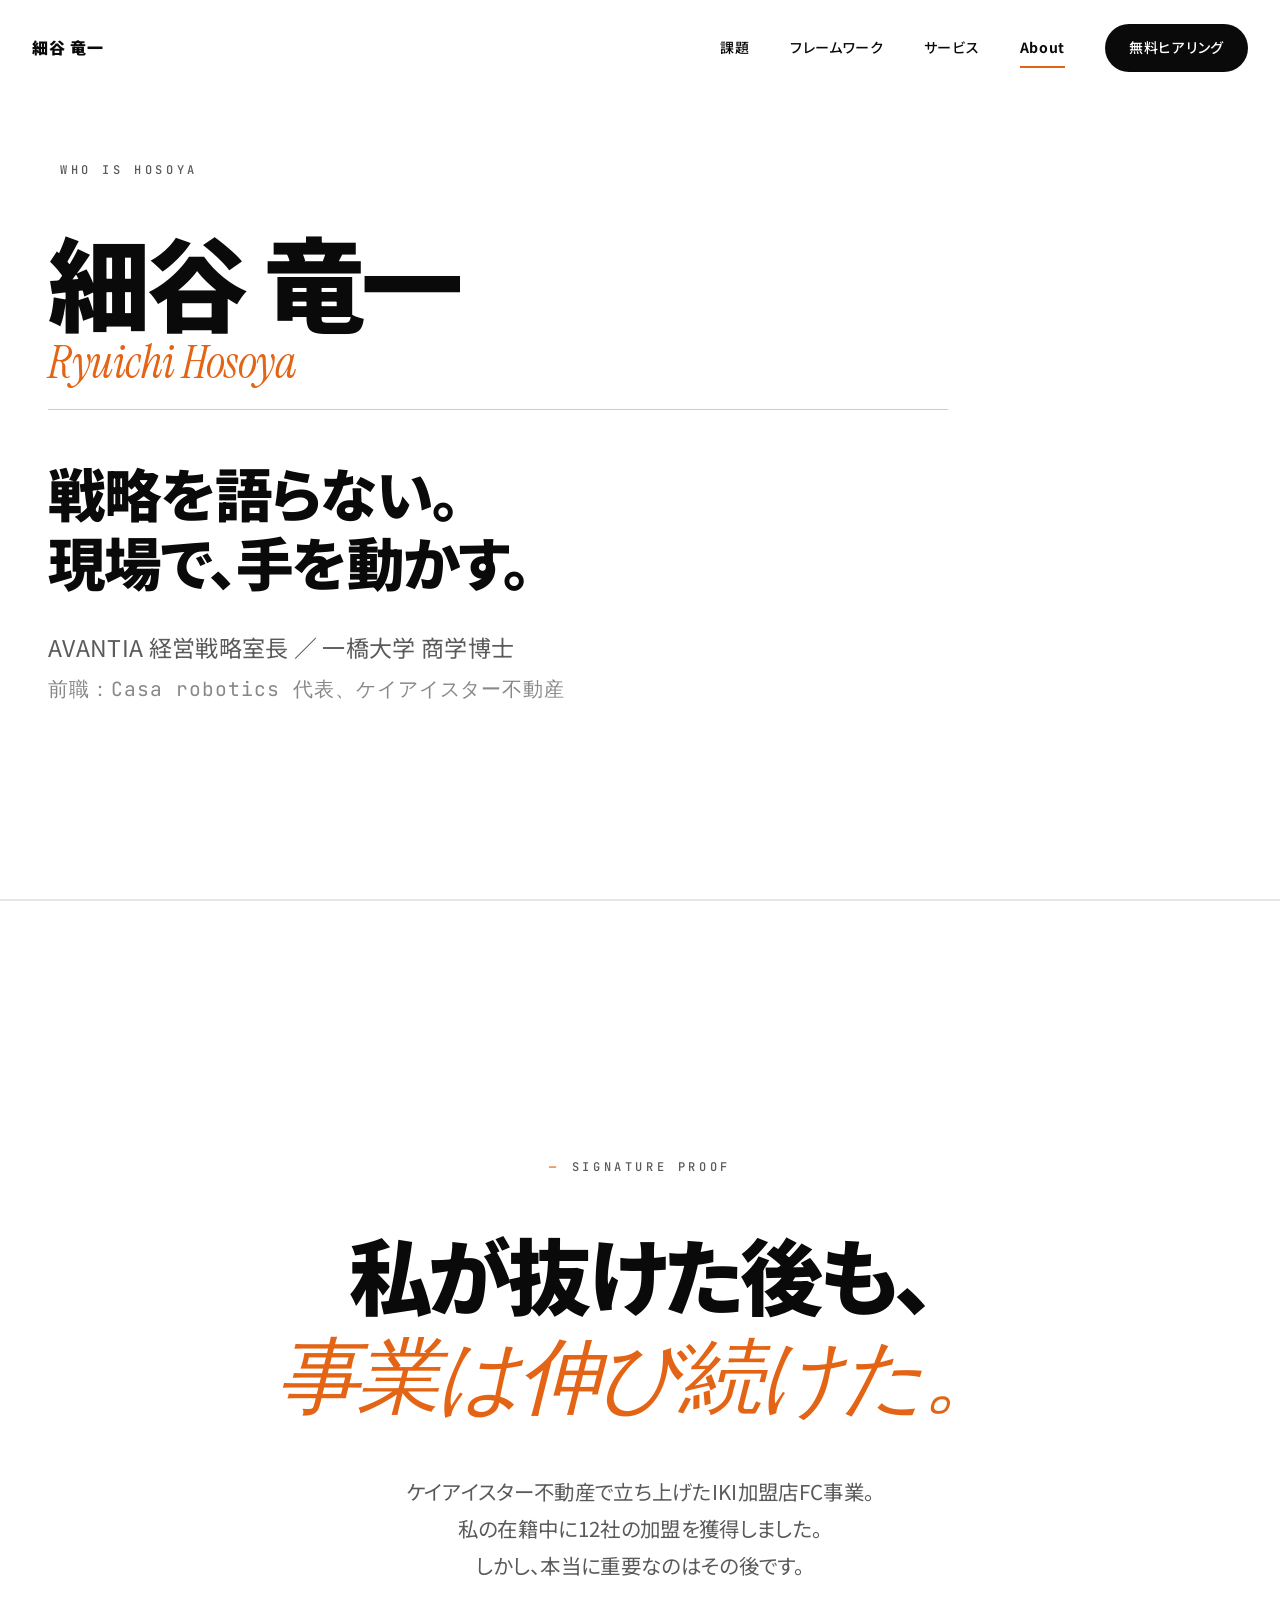
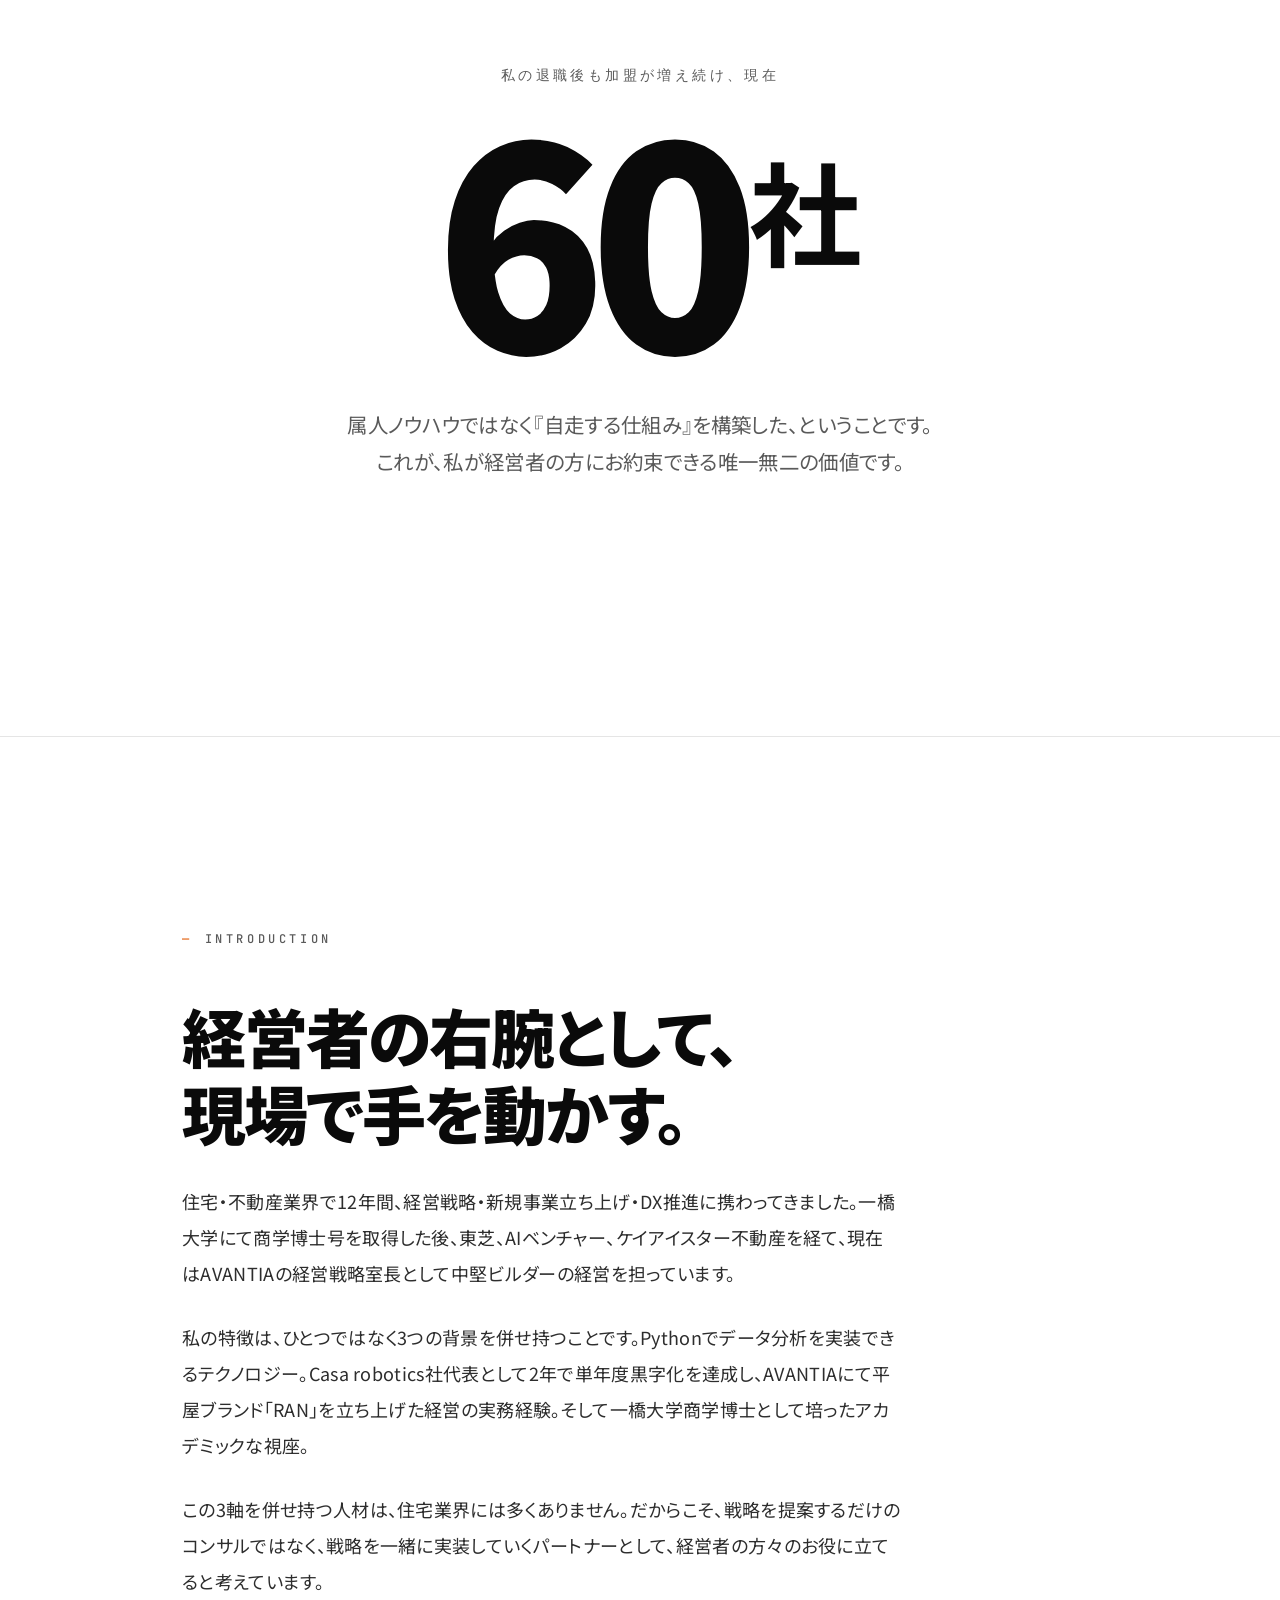
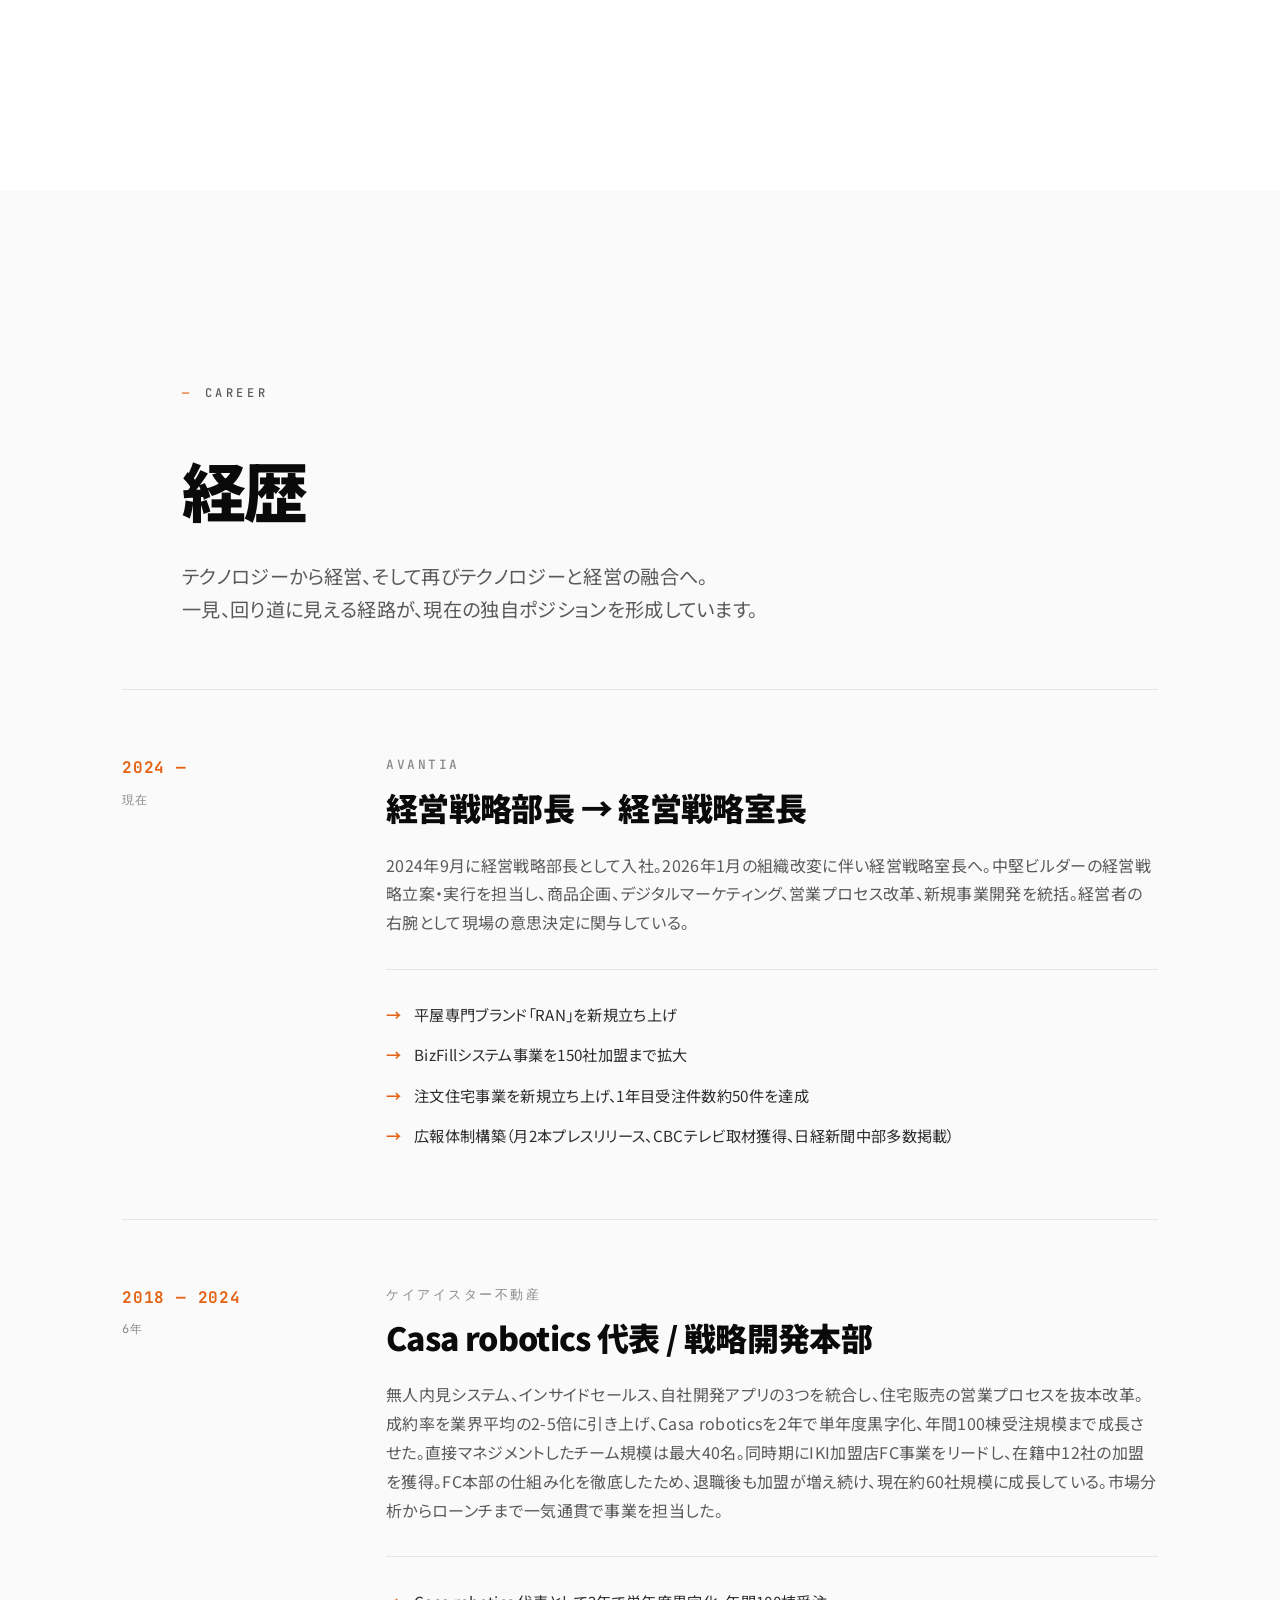
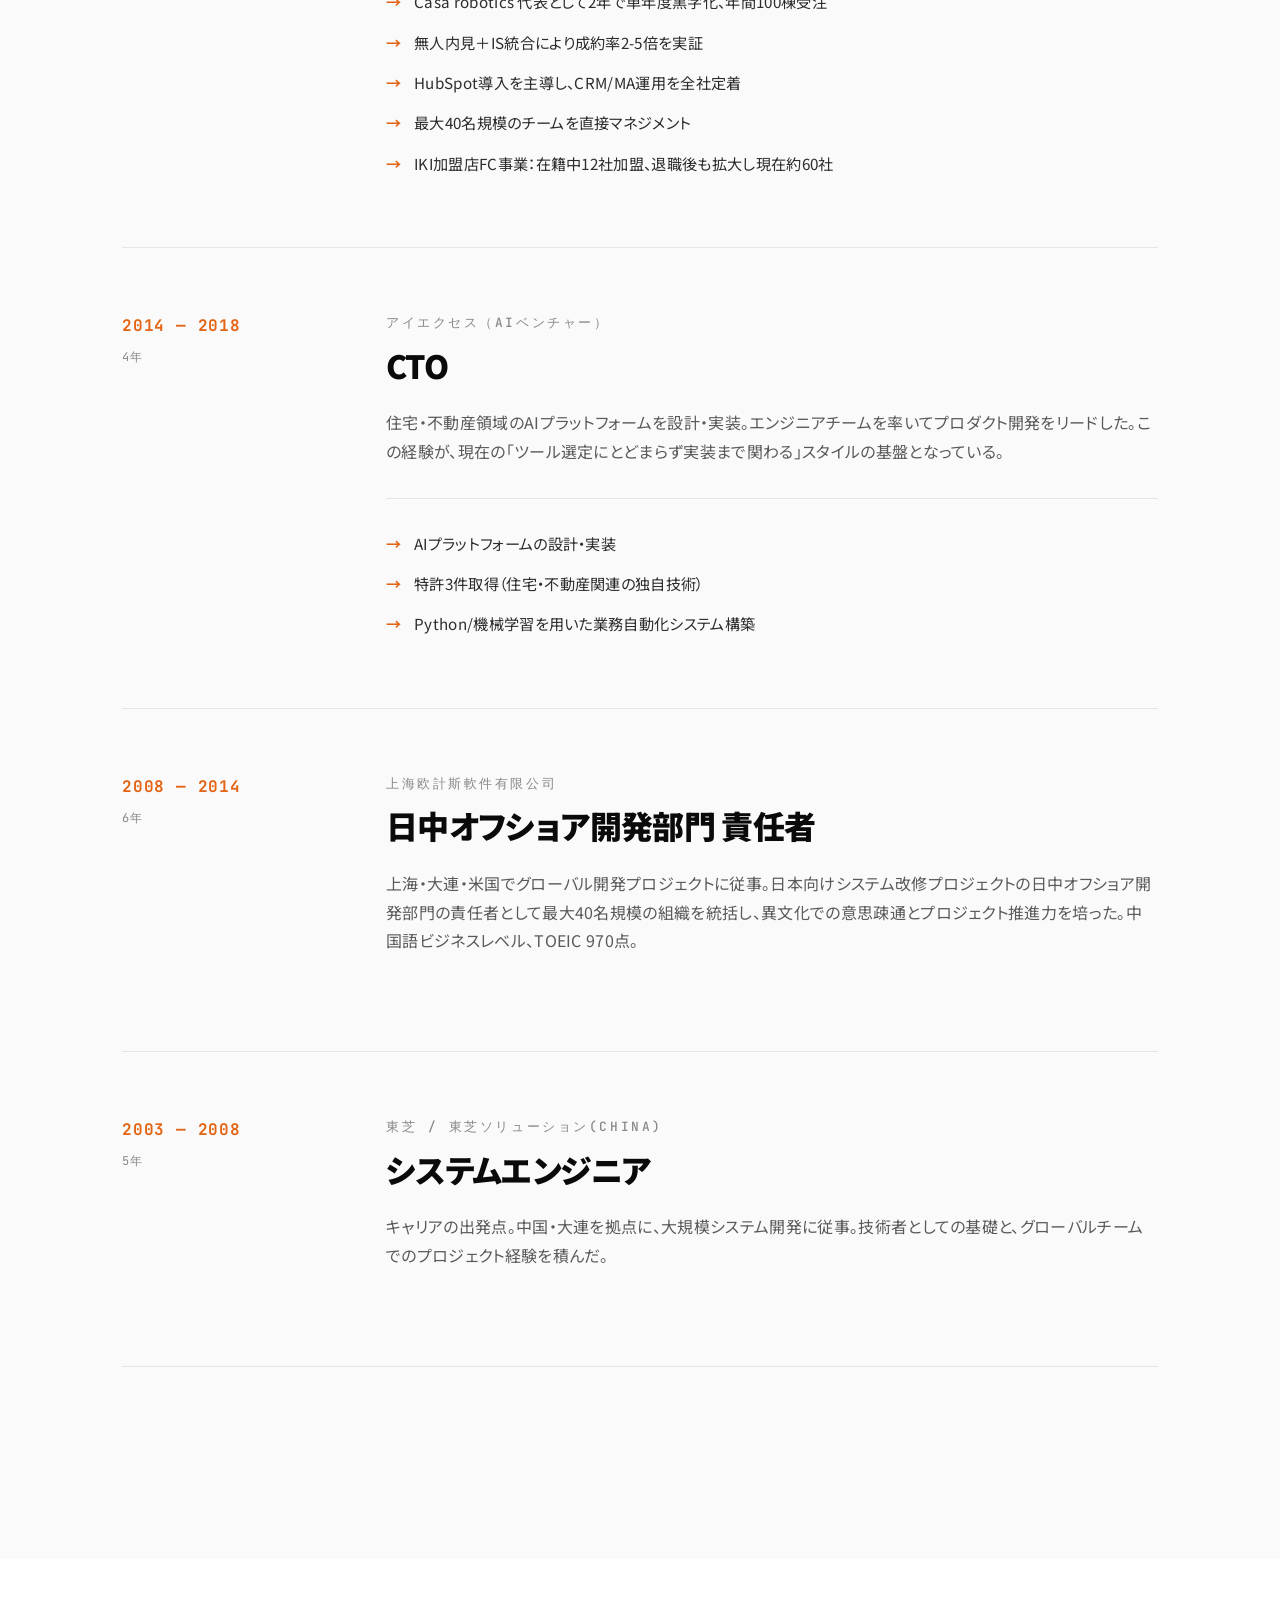
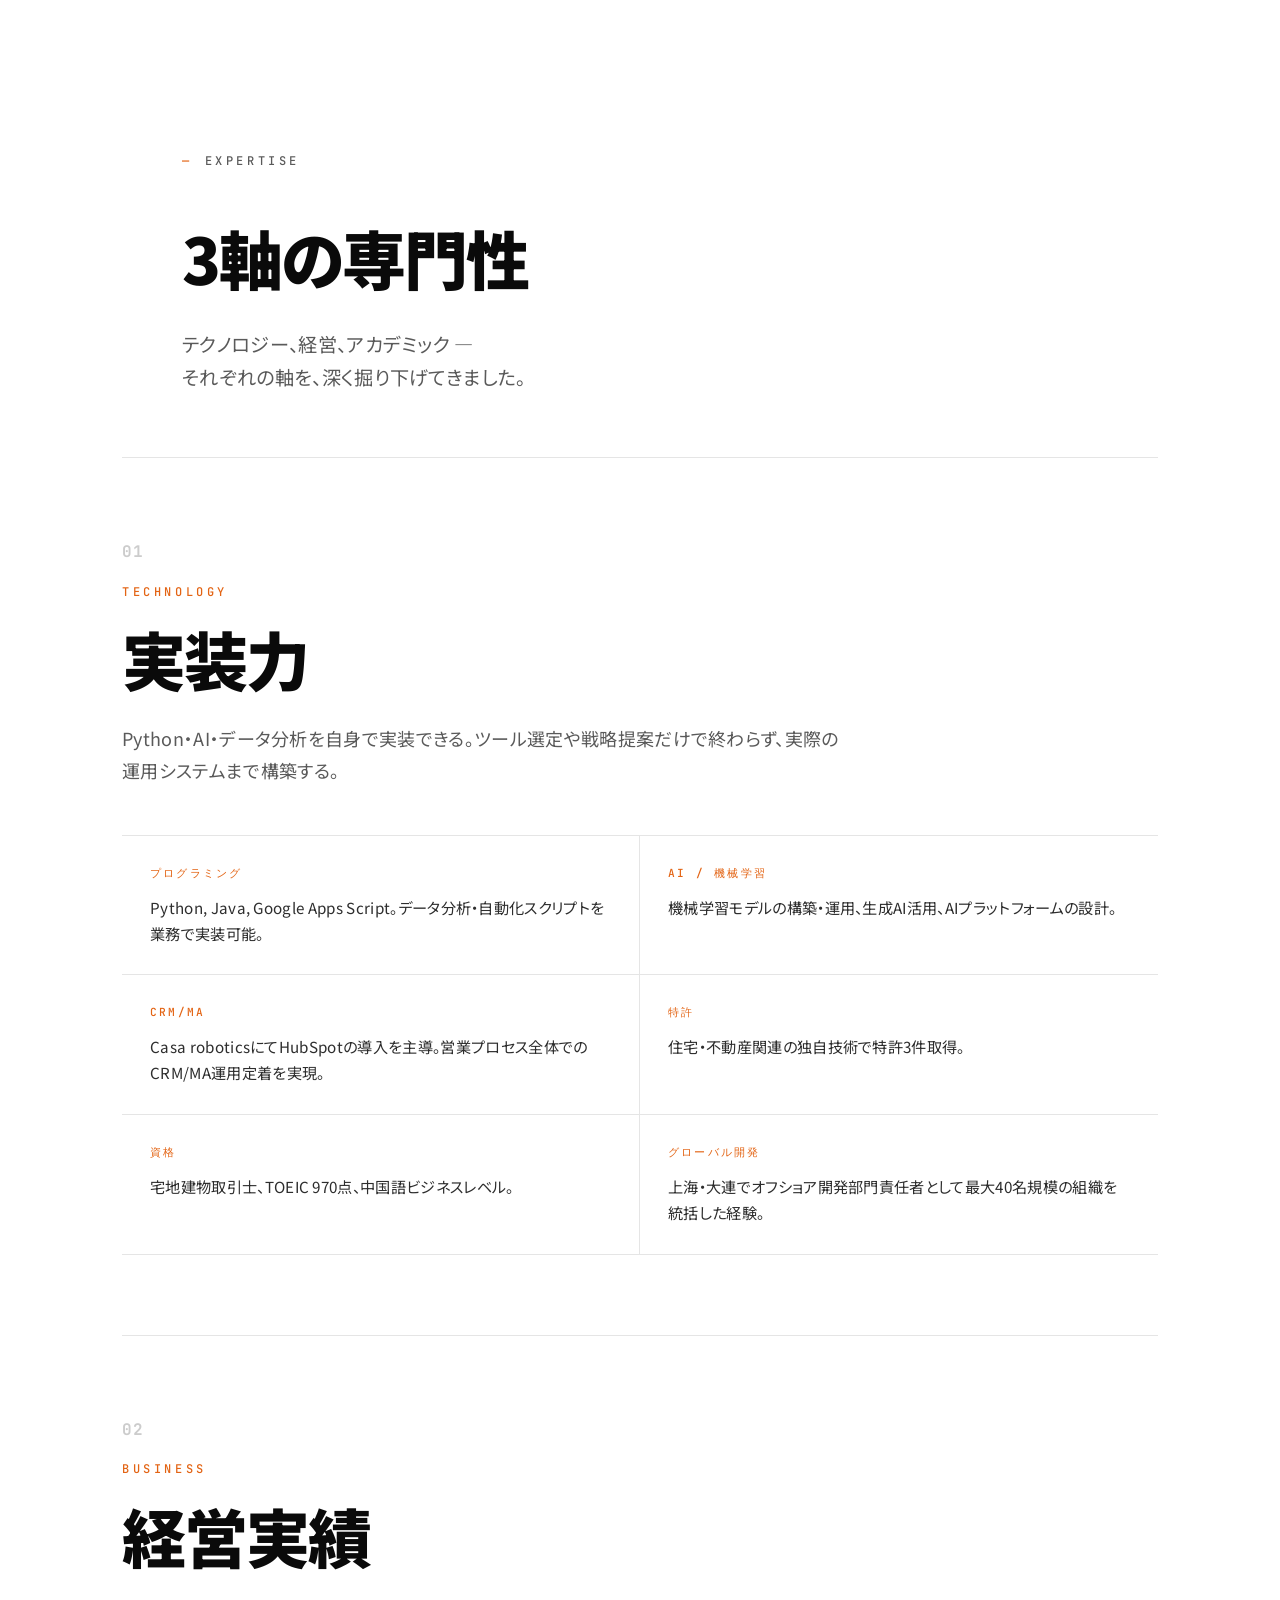
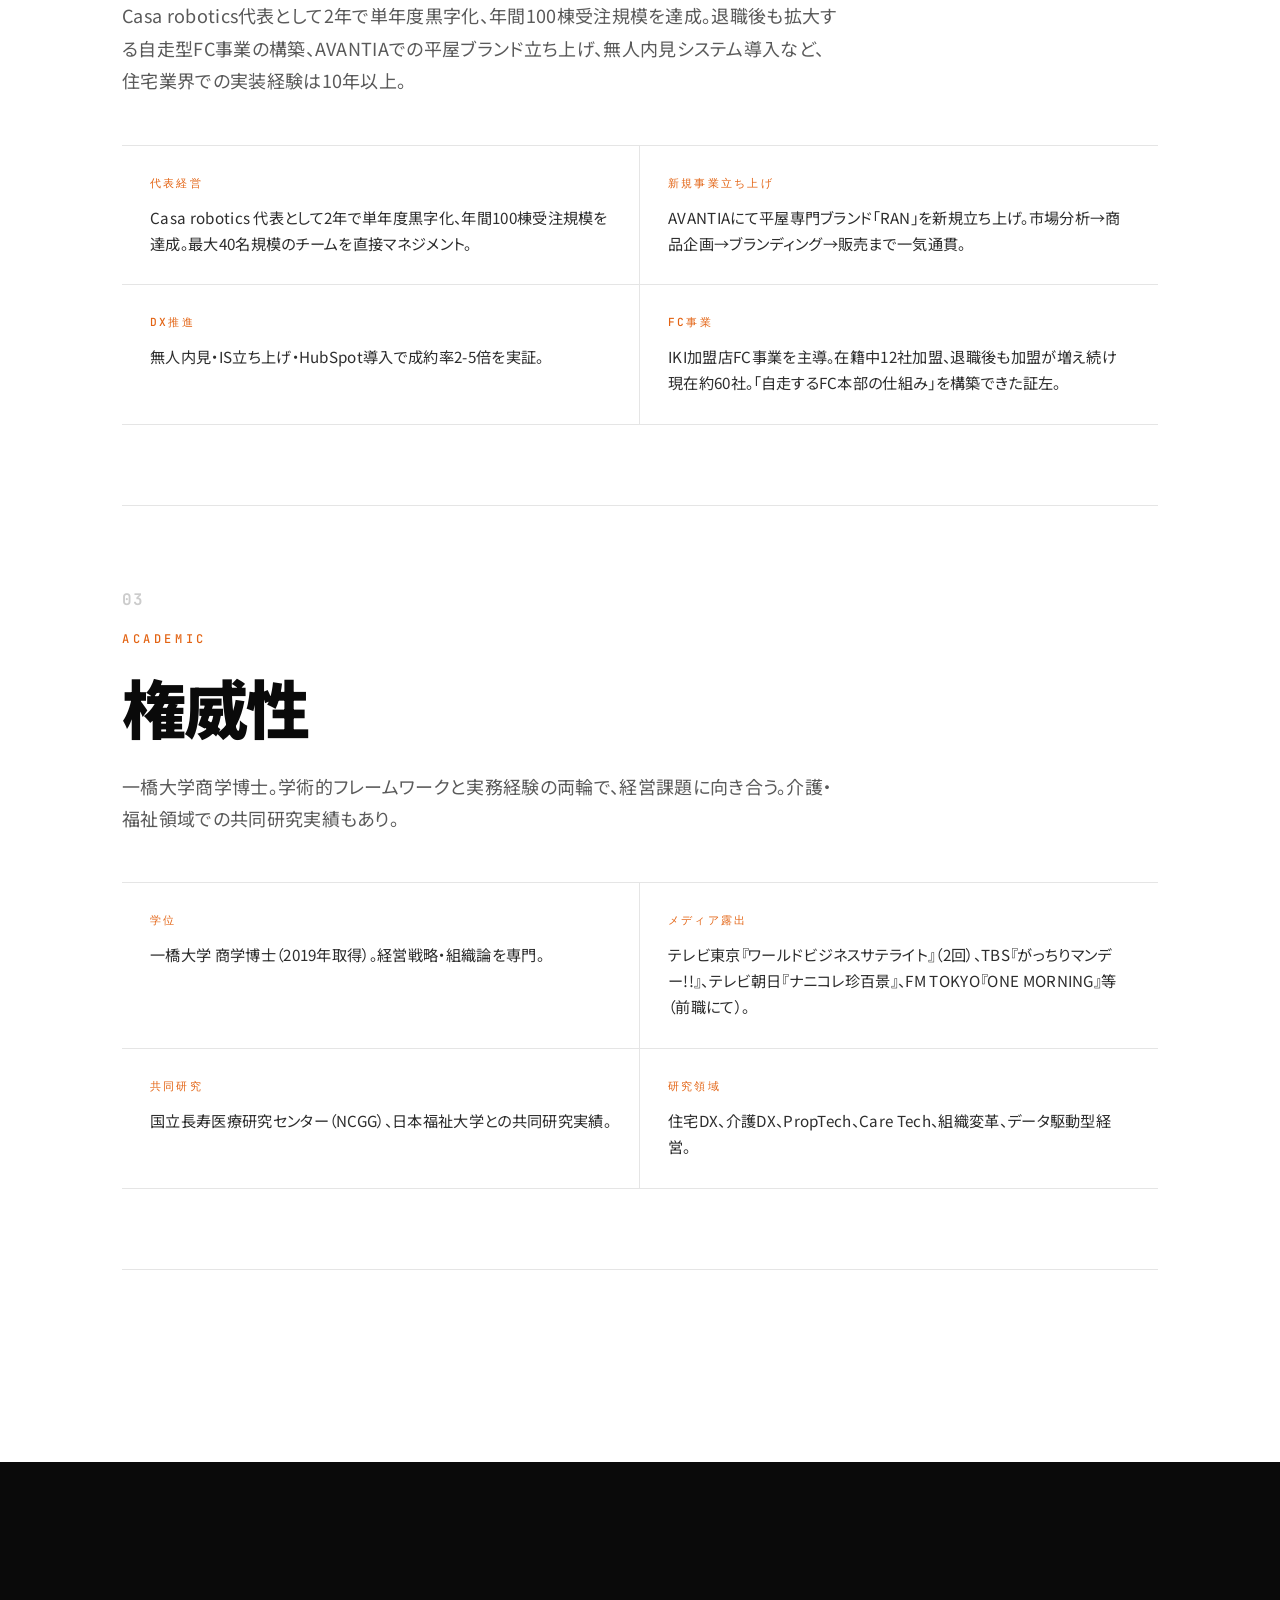
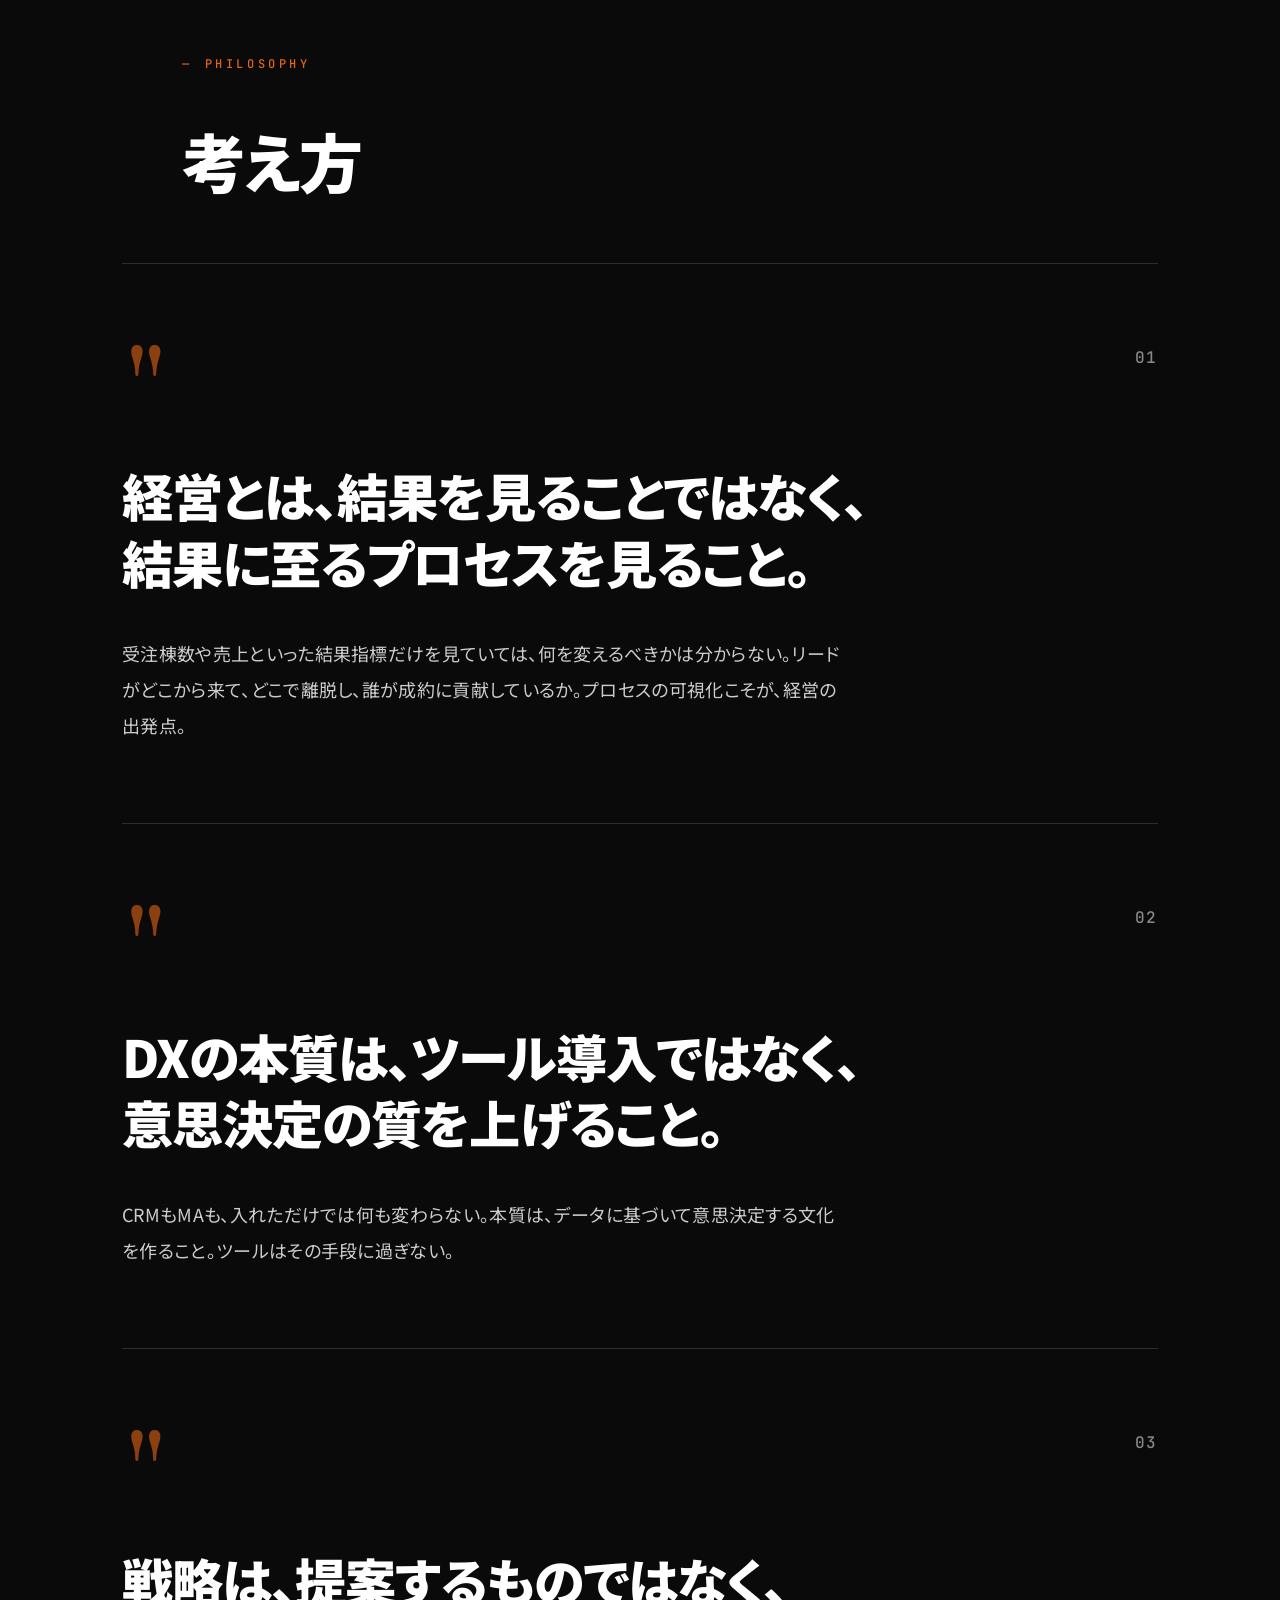
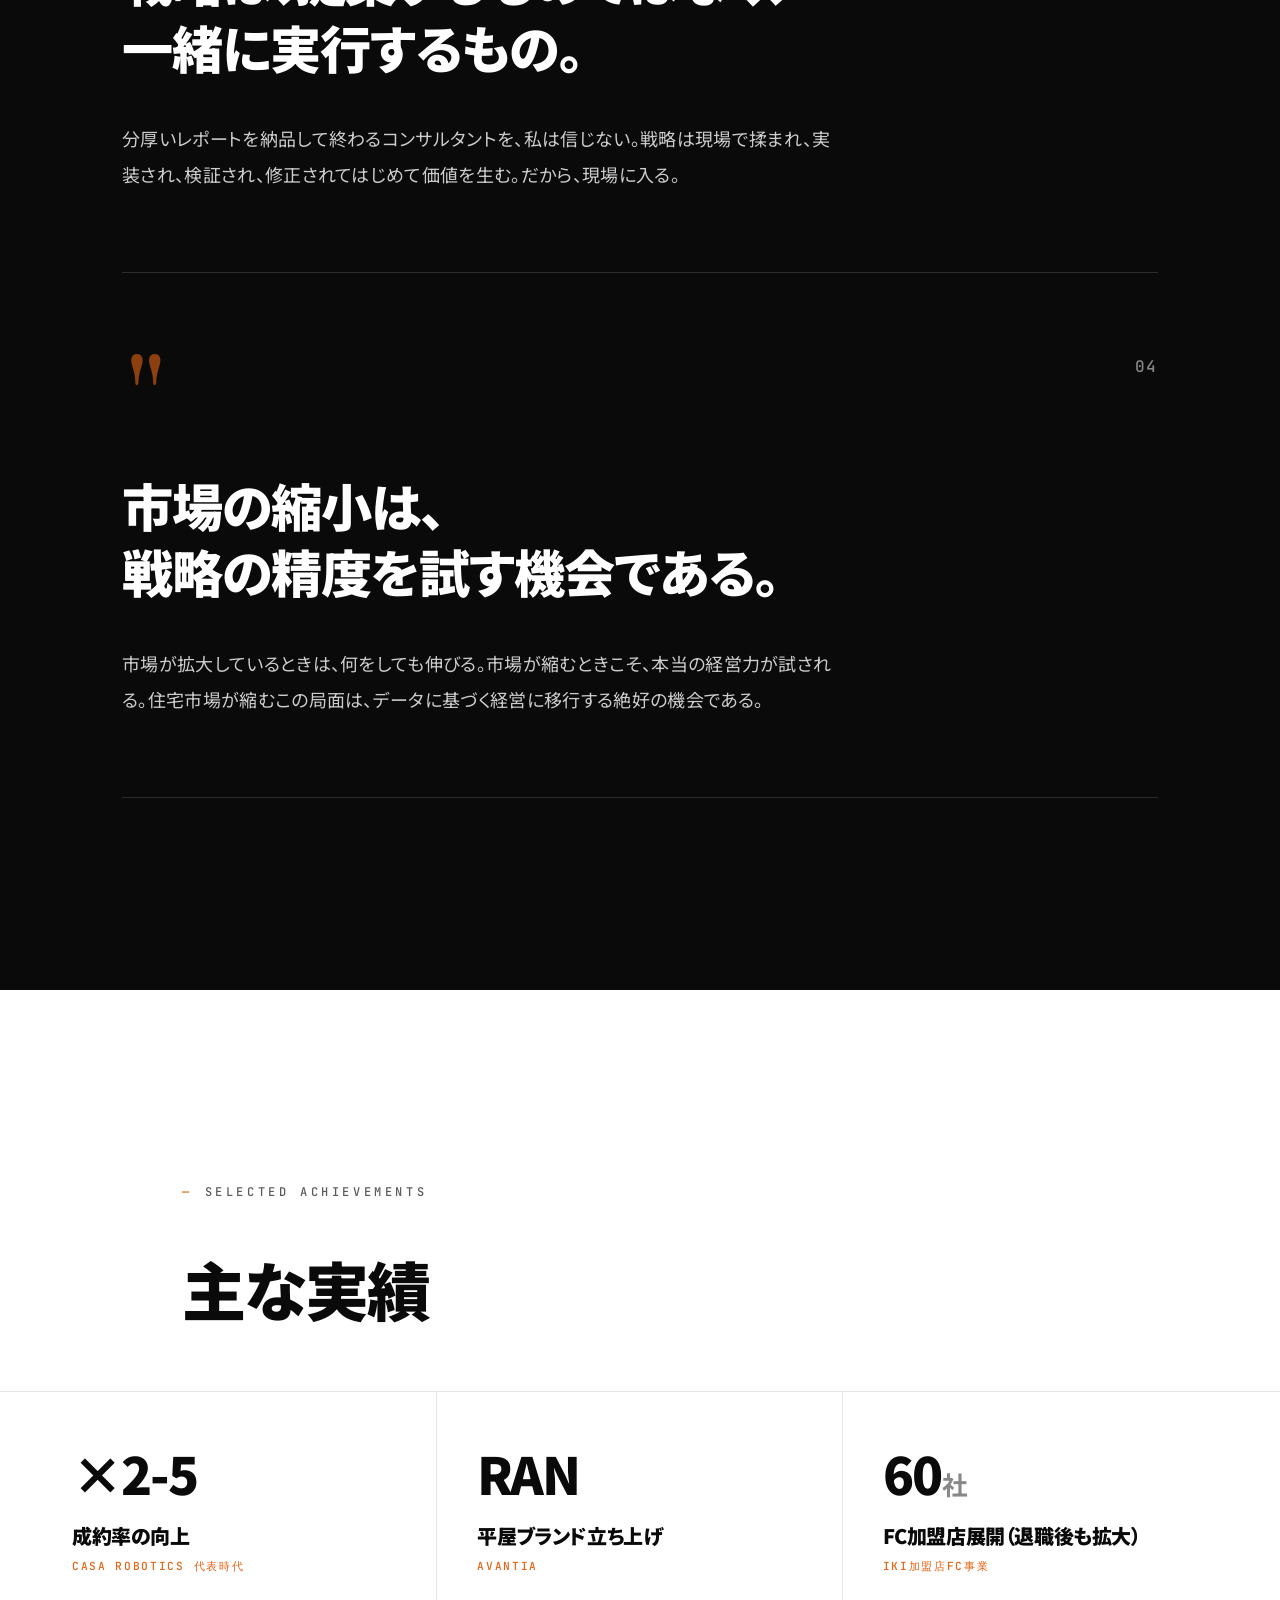
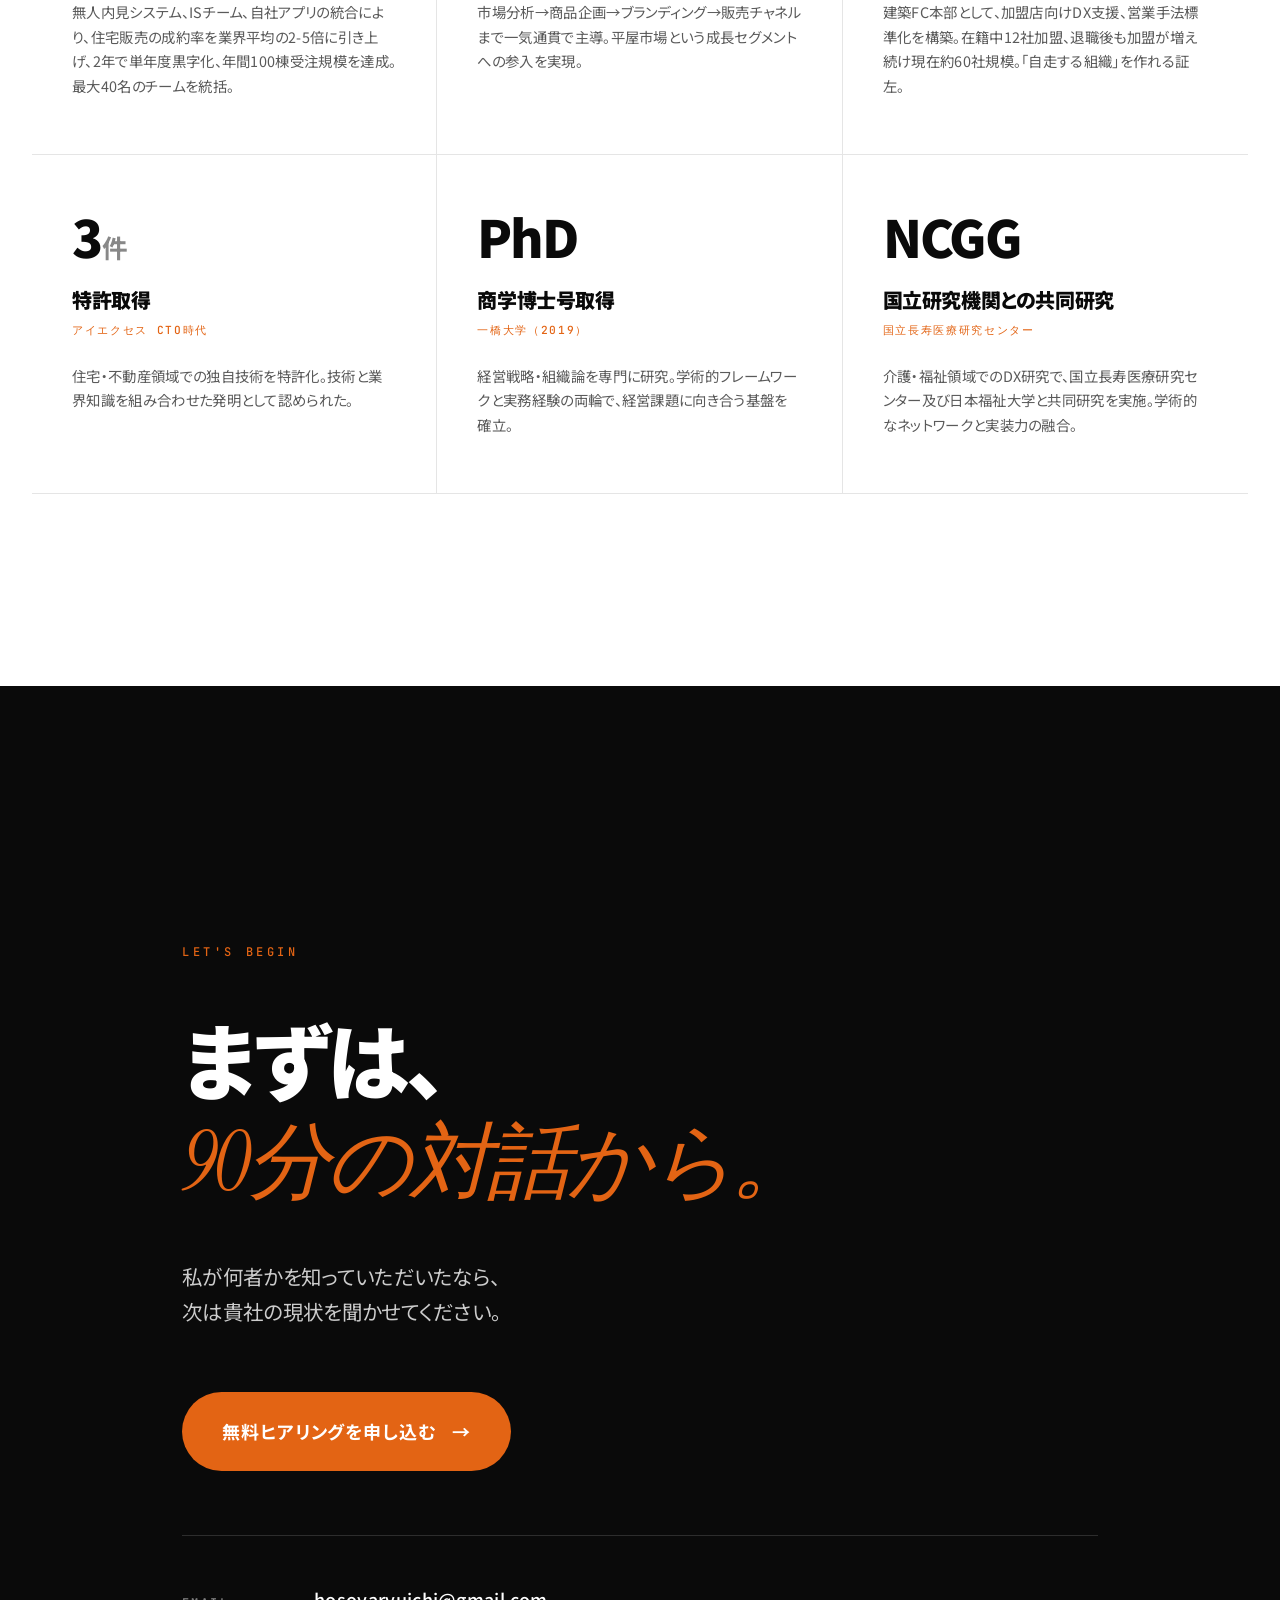
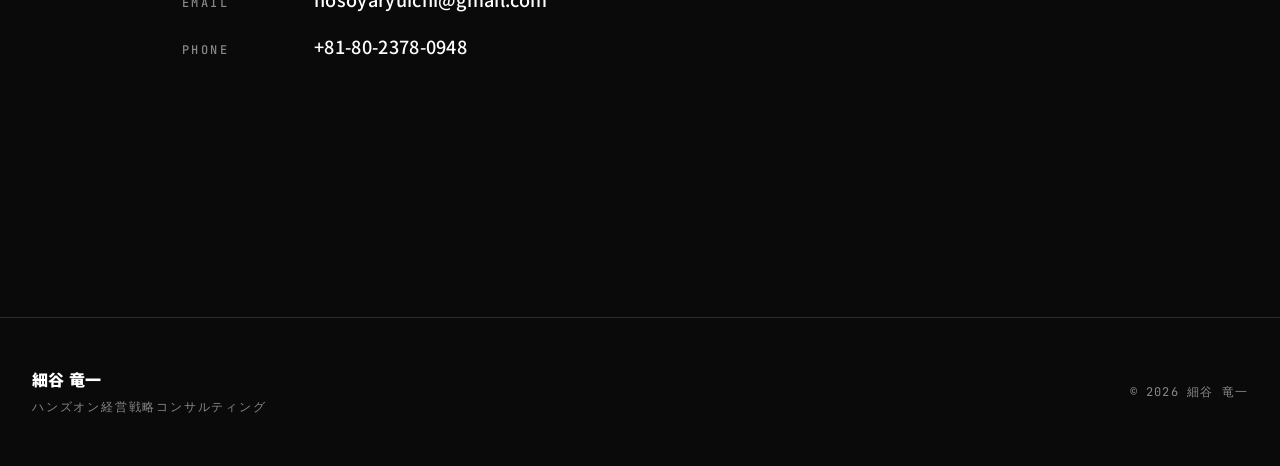
<file: profile.html>
<!DOCTYPE html>
<html lang="ja">
<head>
<meta charset="UTF-8">
<meta name="viewport" content="width=device-width, initial-scale=1.0">
<title>About | 細谷 竜一 - ハンズオン経営戦略コンサルティング</title>
<meta name="description" content="細谷竜一のプロフィール。一橋大学商学博士、AIベンチャーCTO、Casa robotics代表、AVANTIA経営戦略部長・室長としての歩み。">
<link rel="preconnect" href="https://fonts.googleapis.com">
<link rel="preconnect" href="https://fonts.gstatic.com" crossorigin>
<link href="https://fonts.googleapis.com/css2?family=Noto+Sans+JP:wght@400;500;700;900&family=Instrument+Serif:ital@0;1&family=JetBrains+Mono:wght@400;500;700&display=swap" rel="stylesheet">
<link rel="stylesheet" href="style.css">
<link rel="stylesheet" href="profile.css">
</head>
<body>

<!-- ========================================
NAVIGATION
========================================= -->
<nav class="nav">
  <div class="nav-inner">
    <a href="index.html" class="nav-logo">細谷 竜一</a>
    <div class="nav-links">
      <a href="index.html#pain">課題</a>
      <a href="index.html#framework">フレームワーク</a>
      <a href="index.html#service">サービス</a>
      <a href="profile.html" class="nav-current">About</a>
      <a href="index.html#contact" class="nav-cta">無料ヒアリング</a>
    </div>
  </div>
</nav>

<!-- ========================================
HERO - 煽り重視 ― 一発で人物像を印象付ける
========================================= -->
<section class="profile-hero">
  <div class="profile-hero-inner">
    <div class="profile-hero-eyebrow reveal">
      <span class="dot"></span>
      <span>WHO IS HOSOYA</span>
    </div>

    <h1 class="profile-hero-name reveal" style="--d:.15s">
      細谷 竜一
      <span class="profile-hero-name-en">Ryuichi Hosoya</span>
    </h1>

    <p class="profile-hero-tagline reveal" style="--d:.4s">
      戦略を語らない。<br>
      現場で、手を動かす。
    </p>

    <p class="profile-hero-role reveal" style="--d:.6s">
      AVANTIA 経営戦略室長 ／ 一橋大学 商学博士<br>
      <span class="profile-hero-role-detail">前職：Casa robotics 代表、ケイアイスター不動産</span>
    </p>
  </div>
</section>

<!-- ========================================
SIGNATURE STATEMENT - 巨大な数字で煽る
========================================= -->
<section class="signature">
  <div class="container-narrow">
    <div class="section-eyebrow reveal-on-scroll">SIGNATURE PROOF</div>
    <h2 class="signature-headline reveal-on-scroll">
      私が抜けた後も、<br>
      <em>事業は伸び続けた。</em>
    </h2>
    <p class="signature-lead reveal-on-scroll">
      ケイアイスター不動産で立ち上げたIKI加盟店FC事業。<br>
      私の在籍中に12社の加盟を獲得しました。<br>
      しかし、本当に重要なのはその後です。
    </p>
  </div>

  <div class="signature-stat reveal-on-scroll">
    <div class="signature-stat-label">私の退職後も加盟が増え続け、現在</div>
    <div class="signature-stat-num">60<span>社</span></div>
    <div class="signature-stat-caption">
      属人ノウハウではなく『自走する仕組み』を構築した、ということです。<br>
      これが、私が経営者の方にお約束できる唯一無二の価値です。
    </div>
  </div>
</section>

<!-- ========================================
INTRO - 物語性で引き込む
========================================= -->
<section class="profile-intro">
  <div class="container-narrow">
    <div class="section-eyebrow reveal-on-scroll">INTRODUCTION</div>
    <h2 class="profile-section-title reveal-on-scroll">
      経営者の右腕として、<br>
      現場で手を動かす。
    </h2>

    <div class="profile-intro-text reveal-on-scroll">
      <p>
        住宅・不動産業界で12年間、経営戦略・新規事業立ち上げ・DX推進に携わってきました。一橋大学にて商学博士号を取得した後、東芝、AIベンチャー、ケイアイスター不動産を経て、現在はAVANTIAの経営戦略室長として中堅ビルダーの経営を担っています。
      </p>
      <p>
        私の特徴は、ひとつではなく3つの背景を併せ持つことです。Pythonでデータ分析を実装できるテクノロジー。Casa robotics社代表として2年で単年度黒字化を達成し、AVANTIAにて平屋ブランド「RAN」を立ち上げた経営の実務経験。そして一橋大学商学博士として培ったアカデミックな視座。
      </p>
      <p>
        この3軸を併せ持つ人材は、住宅業界には多くありません。だからこそ、戦略を提案するだけのコンサルではなく、戦略を一緒に実装していくパートナーとして、経営者の方々のお役に立てると考えています。
      </p>
    </div>
  </div>
</section>

<!-- ========================================
CAREER - 経歴タイムライン
========================================= -->
<section class="profile-career">
  <div class="container-narrow">
    <div class="section-eyebrow reveal-on-scroll">CAREER</div>
    <h2 class="profile-section-title reveal-on-scroll">
      経歴
    </h2>
    <p class="profile-section-lead reveal-on-scroll">
      テクノロジーから経営、そして再びテクノロジーと経営の融合へ。<br>
      一見、回り道に見える経路が、現在の独自ポジションを形成しています。
    </p>
  </div>

  <div class="career-timeline">
    <article class="career-item reveal-on-scroll">
      <div class="career-period">
        <div class="career-year">2024 —</div>
        <div class="career-duration">現在</div>
      </div>
      <div class="career-content">
        <div class="career-company">AVANTIA</div>
        <h3 class="career-role">経営戦略部長 → 経営戦略室長</h3>
        <p class="career-desc">
          2024年9月に経営戦略部長として入社。2026年1月の組織改変に伴い経営戦略室長へ。中堅ビルダーの経営戦略立案・実行を担当し、商品企画、デジタルマーケティング、営業プロセス改革、新規事業開発を統括。経営者の右腕として現場の意思決定に関与している。
        </p>
        <ul class="career-achievements">
          <li>平屋専門ブランド「RAN」を新規立ち上げ</li>
          <li>BizFillシステム事業を150社加盟まで拡大</li>
          <li>注文住宅事業を新規立ち上げ、1年目受注件数約50件を達成</li>
          <li>広報体制構築（月2本プレスリリース、CBCテレビ取材獲得、日経新聞中部多数掲載）</li>
        </ul>
      </div>
    </article>

    <article class="career-item reveal-on-scroll">
      <div class="career-period">
        <div class="career-year">2018 — 2024</div>
        <div class="career-duration">6年</div>
      </div>
      <div class="career-content">
        <div class="career-company">ケイアイスター不動産</div>
        <h3 class="career-role">Casa robotics 代表 / 戦略開発本部</h3>
        <p class="career-desc">
          無人内見システム、インサイドセールス、自社開発アプリの3つを統合し、住宅販売の営業プロセスを抜本改革。成約率を業界平均の2-5倍に引き上げ、Casa roboticsを2年で単年度黒字化、年間100棟受注規模まで成長させた。直接マネジメントしたチーム規模は最大40名。同時期にIKI加盟店FC事業をリードし、在籍中12社の加盟を獲得。FC本部の仕組み化を徹底したため、退職後も加盟が増え続け、現在約60社規模に成長している。市場分析からローンチまで一気通貫で事業を担当した。
        </p>
        <ul class="career-achievements">
          <li>Casa robotics 代表として2年で単年度黒字化、年間100棟受注</li>
          <li>無人内見＋IS統合により成約率2-5倍を実証</li>
          <li>HubSpot導入を主導し、CRM/MA運用を全社定着</li>
          <li>最大40名規模のチームを直接マネジメント</li>
          <li>IKI加盟店FC事業：在籍中12社加盟、退職後も拡大し現在約60社</li>
        </ul>
      </div>
    </article>

    <article class="career-item reveal-on-scroll">
      <div class="career-period">
        <div class="career-year">2014 — 2018</div>
        <div class="career-duration">4年</div>
      </div>
      <div class="career-content">
        <div class="career-company">アイエクセス（AIベンチャー）</div>
        <h3 class="career-role">CTO</h3>
        <p class="career-desc">
          住宅・不動産領域のAIプラットフォームを設計・実装。エンジニアチームを率いてプロダクト開発をリードした。この経験が、現在の「ツール選定にとどまらず実装まで関わる」スタイルの基盤となっている。
        </p>
        <ul class="career-achievements">
          <li>AIプラットフォームの設計・実装</li>
          <li>特許3件取得（住宅・不動産関連の独自技術）</li>
          <li>Python/機械学習を用いた業務自動化システム構築</li>
        </ul>
      </div>
    </article>

    <article class="career-item reveal-on-scroll">
      <div class="career-period">
        <div class="career-year">2008 — 2014</div>
        <div class="career-duration">6年</div>
      </div>
      <div class="career-content">
        <div class="career-company">上海欧計斯軟件有限公司</div>
        <h3 class="career-role">日中オフショア開発部門 責任者</h3>
        <p class="career-desc">
          上海・大連・米国でグローバル開発プロジェクトに従事。日本向けシステム改修プロジェクトの日中オフショア開発部門の責任者として最大40名規模の組織を統括し、異文化での意思疎通とプロジェクト推進力を培った。中国語ビジネスレベル、TOEIC 970点。
        </p>
      </div>
    </article>

    <article class="career-item reveal-on-scroll">
      <div class="career-period">
        <div class="career-year">2003 — 2008</div>
        <div class="career-duration">5年</div>
      </div>
      <div class="career-content">
        <div class="career-company">東芝 / 東芝ソリューション(China)</div>
        <h3 class="career-role">システムエンジニア</h3>
        <p class="career-desc">
          キャリアの出発点。中国・大連を拠点に、大規模システム開発に従事。技術者としての基礎と、グローバルチームでのプロジェクト経験を積んだ。
        </p>
      </div>
    </article>
  </div>
</section>

<!-- ========================================
EXPERTISE - 3軸の専門性
========================================= -->
<section class="profile-expertise">
  <div class="container-narrow">
    <div class="section-eyebrow reveal-on-scroll">EXPERTISE</div>
    <h2 class="profile-section-title reveal-on-scroll">
      3軸の専門性
    </h2>
    <p class="profile-section-lead reveal-on-scroll">
      テクノロジー、経営、アカデミック ―<br>
      それぞれの軸を、深く掘り下げてきました。
    </p>
  </div>

  <div class="expertise-detailed">
    <article class="expertise-block reveal-on-scroll">
      <div class="expertise-num">01</div>
      <div class="expertise-label">TECHNOLOGY</div>
      <h3 class="expertise-title">実装力</h3>
      <p class="expertise-summary">
        Python・AI・データ分析を自身で実装できる。ツール選定や戦略提案だけで終わらず、実際の運用システムまで構築する。
      </p>

      <div class="expertise-detail-list">
        <div class="expertise-detail">
          <div class="expertise-detail-label">プログラミング</div>
          <div class="expertise-detail-value">Python, Java, Google Apps Script。データ分析・自動化スクリプトを業務で実装可能。</div>
        </div>
        <div class="expertise-detail">
          <div class="expertise-detail-label">AI / 機械学習</div>
          <div class="expertise-detail-value">機械学習モデルの構築・運用、生成AI活用、AIプラットフォームの設計。</div>
        </div>
        <div class="expertise-detail">
          <div class="expertise-detail-label">CRM/MA</div>
          <div class="expertise-detail-value">Casa roboticsにてHubSpotの導入を主導。営業プロセス全体でのCRM/MA運用定着を実現。</div>
        </div>
        <div class="expertise-detail">
          <div class="expertise-detail-label">特許</div>
          <div class="expertise-detail-value">住宅・不動産関連の独自技術で特許3件取得。</div>
        </div>
        <div class="expertise-detail">
          <div class="expertise-detail-label">資格</div>
          <div class="expertise-detail-value">宅地建物取引士、TOEIC 970点、中国語ビジネスレベル。</div>
        </div>
        <div class="expertise-detail">
          <div class="expertise-detail-label">グローバル開発</div>
          <div class="expertise-detail-value">上海・大連でオフショア開発部門責任者として最大40名規模の組織を統括した経験。</div>
        </div>
      </div>
    </article>

    <article class="expertise-block reveal-on-scroll">
      <div class="expertise-num">02</div>
      <div class="expertise-label">BUSINESS</div>
      <h3 class="expertise-title">経営実績</h3>
      <p class="expertise-summary">
        Casa robotics代表として2年で単年度黒字化、年間100棟受注規模を達成。退職後も拡大する自走型FC事業の構築、AVANTIAでの平屋ブランド立ち上げ、無人内見システム導入など、住宅業界での実装経験は10年以上。
      </p>

      <div class="expertise-detail-list">
        <div class="expertise-detail">
          <div class="expertise-detail-label">代表経営</div>
          <div class="expertise-detail-value">Casa robotics 代表として2年で単年度黒字化、年間100棟受注規模を達成。最大40名規模のチームを直接マネジメント。</div>
        </div>
        <div class="expertise-detail">
          <div class="expertise-detail-label">新規事業立ち上げ</div>
          <div class="expertise-detail-value">AVANTIAにて平屋専門ブランド「RAN」を新規立ち上げ。市場分析→商品企画→ブランディング→販売まで一気通貫。</div>
        </div>
        <div class="expertise-detail">
          <div class="expertise-detail-label">DX推進</div>
          <div class="expertise-detail-value">無人内見・IS立ち上げ・HubSpot導入で成約率2-5倍を実証。</div>
        </div>
        <div class="expertise-detail">
          <div class="expertise-detail-label">FC事業</div>
          <div class="expertise-detail-value">IKI加盟店FC事業を主導。在籍中12社加盟、退職後も加盟が増え続け現在約60社。「自走するFC本部の仕組み」を構築できた証左。</div>
        </div>
      </div>
    </article>

    <article class="expertise-block reveal-on-scroll">
      <div class="expertise-num">03</div>
      <div class="expertise-label">ACADEMIC</div>
      <h3 class="expertise-title">権威性</h3>
      <p class="expertise-summary">
        一橋大学商学博士。学術的フレームワークと実務経験の両輪で、経営課題に向き合う。介護・福祉領域での共同研究実績もあり。
      </p>

      <div class="expertise-detail-list">
        <div class="expertise-detail">
          <div class="expertise-detail-label">学位</div>
          <div class="expertise-detail-value">一橋大学 商学博士（2019年取得）。経営戦略・組織論を専門。</div>
        </div>
        <div class="expertise-detail">
          <div class="expertise-detail-label">メディア露出</div>
          <div class="expertise-detail-value">テレビ東京『ワールドビジネスサテライト』（2回）、TBS『がっちりマンデー!!』、テレビ朝日『ナニコレ珍百景』、FM TOKYO『ONE MORNING』等（前職にて）。</div>
        </div>
        <div class="expertise-detail">
          <div class="expertise-detail-label">共同研究</div>
          <div class="expertise-detail-value">国立長寿医療研究センター（NCGG）、日本福祉大学との共同研究実績。</div>
        </div>
        <div class="expertise-detail">
          <div class="expertise-detail-label">研究領域</div>
          <div class="expertise-detail-value">住宅DX、介護DX、PropTech、Care Tech、組織変革、データ駆動型経営。</div>
        </div>
      </div>
    </article>
  </div>
</section>

<!-- ========================================
PHILOSOPHY - 思想・哲学（黒背景・煽り重視）
========================================= -->
<section class="profile-philosophy">
  <div class="container-narrow">
    <div class="section-eyebrow reveal-on-scroll">PHILOSOPHY</div>
    <h2 class="profile-section-title reveal-on-scroll">
      考え方
    </h2>
  </div>

  <div class="philosophy-list">
    <article class="philosophy-item reveal-on-scroll">
      <div class="philosophy-num">01</div>
      <div class="philosophy-quote-mark">"</div>
      <h3 class="philosophy-statement">
        経営とは、結果を見ることではなく、<br>
        結果に至るプロセスを見ること。
      </h3>
      <p class="philosophy-text">
        受注棟数や売上といった結果指標だけを見ていては、何を変えるべきかは分からない。リードがどこから来て、どこで離脱し、誰が成約に貢献しているか。プロセスの可視化こそが、経営の出発点。
      </p>
    </article>

    <article class="philosophy-item reveal-on-scroll">
      <div class="philosophy-num">02</div>
      <div class="philosophy-quote-mark">"</div>
      <h3 class="philosophy-statement">
        DXの本質は、ツール導入ではなく、<br>
        意思決定の質を上げること。
      </h3>
      <p class="philosophy-text">
        CRMもMAも、入れただけでは何も変わらない。本質は、データに基づいて意思決定する文化を作ること。ツールはその手段に過ぎない。
      </p>
    </article>

    <article class="philosophy-item reveal-on-scroll">
      <div class="philosophy-num">03</div>
      <div class="philosophy-quote-mark">"</div>
      <h3 class="philosophy-statement">
        戦略は、提案するものではなく、<br>
        一緒に実行するもの。
      </h3>
      <p class="philosophy-text">
        分厚いレポートを納品して終わるコンサルタントを、私は信じない。戦略は現場で揉まれ、実装され、検証され、修正されてはじめて価値を生む。だから、現場に入る。
      </p>
    </article>

    <article class="philosophy-item reveal-on-scroll">
      <div class="philosophy-num">04</div>
      <div class="philosophy-quote-mark">"</div>
      <h3 class="philosophy-statement">
        市場の縮小は、<br>
        戦略の精度を試す機会である。
      </h3>
      <p class="philosophy-text">
        市場が拡大しているときは、何をしても伸びる。市場が縮むときこそ、本当の経営力が試される。住宅市場が縮むこの局面は、データに基づく経営に移行する絶好の機会である。
      </p>
    </article>
  </div>
</section>

<!-- ========================================
ACHIEVEMENTS - 主要実績
========================================= -->
<section class="profile-achievements">
  <div class="container-narrow">
    <div class="section-eyebrow reveal-on-scroll">SELECTED ACHIEVEMENTS</div>
    <h2 class="profile-section-title reveal-on-scroll">
      主な実績
    </h2>
  </div>

  <div class="achievements-grid">
    <article class="achievement-card reveal-on-scroll">
      <div class="achievement-num">×2-5</div>
      <h3 class="achievement-title">成約率の向上</h3>
      <div class="achievement-context">Casa robotics 代表時代</div>
      <p class="achievement-desc">
        無人内見システム、ISチーム、自社アプリの統合により、住宅販売の成約率を業界平均の2-5倍に引き上げ、2年で単年度黒字化、年間100棟受注規模を達成。最大40名のチームを統括。
      </p>
    </article>

    <article class="achievement-card reveal-on-scroll">
      <div class="achievement-num">RAN</div>
      <h3 class="achievement-title">平屋ブランド立ち上げ</h3>
      <div class="achievement-context">AVANTIA</div>
      <p class="achievement-desc">
        市場分析→商品企画→ブランディング→販売チャネルまで一気通貫で主導。平屋市場という成長セグメントへの参入を実現。
      </p>
    </article>

    <article class="achievement-card reveal-on-scroll">
      <div class="achievement-num">60<span>社</span></div>
      <h3 class="achievement-title">FC加盟店展開（退職後も拡大）</h3>
      <div class="achievement-context">IKI加盟店FC事業</div>
      <p class="achievement-desc">
        建築FC本部として、加盟店向けDX支援、営業手法標準化を構築。在籍中12社加盟、退職後も加盟が増え続け現在約60社規模。「自走する組織」を作れる証左。
      </p>
    </article>

    <article class="achievement-card reveal-on-scroll">
      <div class="achievement-num">3<span>件</span></div>
      <h3 class="achievement-title">特許取得</h3>
      <div class="achievement-context">アイエクセス CTO時代</div>
      <p class="achievement-desc">
        住宅・不動産領域での独自技術を特許化。技術と業界知識を組み合わせた発明として認められた。
      </p>
    </article>

    <article class="achievement-card reveal-on-scroll">
      <div class="achievement-num">PhD</div>
      <h3 class="achievement-title">商学博士号取得</h3>
      <div class="achievement-context">一橋大学（2019）</div>
      <p class="achievement-desc">
        経営戦略・組織論を専門に研究。学術的フレームワークと実務経験の両輪で、経営課題に向き合う基盤を確立。
      </p>
    </article>

    <article class="achievement-card reveal-on-scroll">
      <div class="achievement-num">NCGG</div>
      <h3 class="achievement-title">国立研究機関との共同研究</h3>
      <div class="achievement-context">国立長寿医療研究センター</div>
      <p class="achievement-desc">
        介護・福祉領域でのDX研究で、国立長寿医療研究センター及び日本福祉大学と共同研究を実施。学術的なネットワークと実装力の融合。
      </p>
    </article>
  </div>
</section>

<!-- ========================================
CTA - 煽り重視のクロージング
========================================= -->
<section class="cta" id="contact">
  <div class="container-narrow">
    <div class="cta-eyebrow reveal-on-scroll">LET'S BEGIN</div>
    <h2 class="cta-headline reveal-on-scroll">
      まずは、<br>
      <em>90分の対話から。</em>
    </h2>
    <p class="cta-lead reveal-on-scroll">
      私が何者かを知っていただいたなら、<br>
      次は貴社の現状を聞かせてください。
    </p>

    <div class="cta-actions reveal-on-scroll">
      <a href="mailto:hosoyaryuichi@gmail.com" class="cta-button cta-button-primary">
        <span>無料ヒアリングを申し込む</span>
        <span class="cta-arrow">→</span>
      </a>
    </div>

    <div class="cta-contact reveal-on-scroll">
      <div class="cta-contact-row">
        <span class="cta-contact-label">EMAIL</span>
        <a href="mailto:hosoyaryuichi@gmail.com" class="cta-contact-value">hosoyaryuichi@gmail.com</a>
      </div>
      <div class="cta-contact-row">
        <span class="cta-contact-label">PHONE</span>
        <a href="tel:+81-80-2378-0948" class="cta-contact-value">+81-80-2378-0948</a>
      </div>
    </div>
  </div>
</section>

<!-- ========================================
FOOTER
========================================= -->
<footer class="footer">
  <div class="footer-inner">
    <div class="footer-left">
      <p class="footer-name">細谷 竜一</p>
      <p class="footer-tagline">ハンズオン経営戦略コンサルティング</p>
    </div>
    <div class="footer-right">
      <p class="footer-copyright">© 2026 細谷 竜一</p>
    </div>
  </div>
</footer>

<script src="script.js"></script>
</body>
</html>
</file>
<file: style.css>
/* ============================================
   RESET & BASE
   ============================================ */
*, *::before, *::after {
  box-sizing: border-box;
  margin: 0;
  padding: 0;
}

:root {
  /* Colors */
  --black: #0A0A0A;
  --black-soft: #1A1A1A;
  --gray-900: #2D2D2D;
  --gray-700: #5A5A5A;
  --gray-500: #888888;
  --gray-300: #CCCCCC;
  --gray-200: #E5E5E5;
  --gray-100: #F2F2F2;
  --gray-50: #FAFAFA;
  --white: #FFFFFF;
  --accent: #E36414;
  --accent-pale: #FCE8D9;

  /* Typography */
  --font-display: "Noto Sans JP", "Hiragino Sans", "Yu Gothic", sans-serif;
  --font-serif: "Hiragino Mincho ProN", "Yu Mincho", "MS Mincho", "Instrument Serif", serif;
  --font-mono: "JetBrains Mono", "SF Mono", monospace;

  /* Spacing scale (generous) */
  --space-xs: 0.5rem;
  --space-sm: 1rem;
  --space-md: 2rem;
  --space-lg: 4rem;
  --space-xl: 8rem;
  --space-2xl: 12rem;
  --space-3xl: 16rem;
}

html {
  scroll-behavior: smooth;
  -webkit-text-size-adjust: 100%;
}

body {
  font-family: var(--font-display);
  font-weight: 400;
  color: var(--black);
  background: var(--white);
  line-height: 1.7;
  font-feature-settings: "palt" 1;
  letter-spacing: 0.02em;
  overflow-x: hidden;
}

a {
  color: inherit;
  text-decoration: none;
  transition: opacity 0.2s ease;
}

a:hover {
  opacity: 0.6;
}

em {
  font-style: italic;
  font-family: var(--font-serif);
  font-weight: 400;
  color: var(--accent);
  font-feature-settings: "palt" 1;
}

/* ============================================
   LAYOUT UTILITIES
   ============================================ */
.container-narrow {
  max-width: 980px;
  margin: 0 auto;
  padding: 0 2rem;
}

/* ============================================
   NAVIGATION
   ============================================ */
.nav {
  position: fixed;
  top: 0;
  left: 0;
  right: 0;
  z-index: 1000;
  background: rgba(255, 255, 255, 0.92);
  backdrop-filter: blur(20px);
  -webkit-backdrop-filter: blur(20px);
  border-bottom: 1px solid transparent;
  transition: border-color 0.3s ease;
}

.nav.scrolled {
  border-bottom-color: var(--gray-200);
}

.nav-inner {
  max-width: 1400px;
  margin: 0 auto;
  padding: 1.5rem 2rem;
  display: flex;
  align-items: center;
  justify-content: space-between;
}

.nav-logo {
  font-weight: 900;
  font-size: 1rem;
  letter-spacing: 0.05em;
}

.nav-links {
  display: flex;
  align-items: center;
  gap: 2.5rem;
}

.nav-links a {
  font-size: 0.875rem;
  font-weight: 500;
  letter-spacing: 0.05em;
}

.nav-cta {
  background: var(--black);
  color: var(--white) !important;
  padding: 0.75rem 1.5rem;
  border-radius: 999px;
  font-weight: 700;
  transition: all 0.2s ease !important;
}

.nav-cta:hover {
  background: var(--accent);
  opacity: 1 !important;
}

@media (max-width: 768px) {
  .nav-links a:not(.nav-cta) {
    display: none;
  }
}

/* ============================================
   HERO
   ============================================ */
.hero {
  min-height: 100vh;
  display: flex;
  flex-direction: column;
  justify-content: center;
  padding: 8rem 3rem 4rem;
  max-width: 1400px;
  margin: 0 auto;
  position: relative;
}

.hero-eyebrow {
  display: flex;
  align-items: center;
  gap: 0.75rem;
  font-family: var(--font-mono);
  font-size: 0.75rem;
  font-weight: 500;
  letter-spacing: 0.2em;
  color: var(--gray-700);
  margin-bottom: 2.5rem;
  text-transform: uppercase;
}

.hero-eyebrow .dot {
  width: 8px;
  height: 8px;
  border-radius: 50%;
  background: var(--accent);
  animation: pulse 2s ease-in-out infinite;
}

@keyframes pulse {
  0%, 100% { opacity: 1; transform: scale(1); }
  50% { opacity: 0.4; transform: scale(0.85); }
}

.hero-headline {
  font-size: clamp(2.75rem, 7.5vw, 7.5rem);
  font-weight: 900;
  line-height: 1.1;
  letter-spacing: -0.04em;
  margin-bottom: 3rem;
  color: var(--black);
}

.hero-headline span {
  display: block;
}

.hero-sub {
  font-size: clamp(1.125rem, 2vw, 1.625rem);
  font-weight: 500;
  line-height: 1.6;
  color: var(--gray-700);
  margin-bottom: 4rem;
  max-width: 720px;
}

.hero-meta {
  font-size: 0.875rem;
  font-family: var(--font-mono);
  letter-spacing: 0.1em;
  color: var(--gray-500);
  margin-bottom: 4rem;
}

.hero-scroll-hint {
  position: absolute;
  bottom: 3rem;
  left: 3rem;
  display: flex;
  flex-direction: column;
  align-items: flex-start;
  gap: 1rem;
  font-family: var(--font-mono);
  font-size: 0.7rem;
  font-weight: 500;
  letter-spacing: 0.3em;
  color: var(--gray-500);
}

.scroll-line {
  width: 1px;
  height: 60px;
  background: linear-gradient(to bottom, var(--gray-500), transparent);
  animation: scrollLine 2s ease-in-out infinite;
}

@keyframes scrollLine {
  0% { transform: scaleY(0); transform-origin: top; }
  50% { transform: scaleY(1); transform-origin: top; }
  51% { transform-origin: bottom; }
  100% { transform: scaleY(0); transform-origin: bottom; }
}

@media (max-width: 768px) {
  .hero {
    padding: 6rem 1.5rem 3rem;
  }
  .hero-eyebrow {
    margin-bottom: 2.5rem;
  }
  .hero-headline {
    margin-bottom: 2.5rem;
  }
  .hero-sub {
    margin-bottom: 3rem;
  }
  .hero-scroll-hint {
    display: none;
  }
}

/* ============================================
   SECTIONS BASE
   ============================================ */
section {
  padding: var(--space-3xl) 0;
}

.section-eyebrow {
  font-family: var(--font-mono);
  font-size: 0.75rem;
  font-weight: 500;
  letter-spacing: 0.3em;
  color: var(--gray-700);
  margin-bottom: 3rem;
  text-transform: uppercase;
}

.section-eyebrow::before {
  content: "—";
  margin-right: 0.75rem;
  color: var(--accent);
}

.section-headline {
  font-size: clamp(2.25rem, 5vw, 4.5rem);
  font-weight: 900;
  line-height: 1.2;
  letter-spacing: -0.03em;
  margin-bottom: 3rem;
}

.section-lead {
  font-size: clamp(1.125rem, 1.5vw, 1.375rem);
  line-height: 1.7;
  color: var(--gray-700);
  margin-bottom: 4rem;
  max-width: 720px;
  font-weight: 400;
}

.kicker {
  font-family: var(--font-mono);
  font-size: 0.7rem;
  font-weight: 500;
  letter-spacing: 0.3em;
  color: var(--accent);
  text-transform: uppercase;
  margin-bottom: 1.5rem;
}

@media (max-width: 768px) {
  section {
    padding: var(--space-xl) 0;
  }
  .section-headline {
    margin-bottom: 2rem;
  }
}

/* ============================================
   FACT - 衝撃の数字
   ============================================ */
.fact {
  text-align: center;
  padding: var(--space-3xl) 2rem;
  border-top: 1px solid var(--gray-200);
  border-bottom: 1px solid var(--gray-200);
}

.fact-eyebrow {
  font-family: var(--font-mono);
  font-size: 0.75rem;
  font-weight: 500;
  letter-spacing: 0.3em;
  color: var(--accent);
  margin-bottom: 4rem;
}

.fact-question {
  font-size: clamp(2.25rem, 5.5vw, 5rem);
  font-weight: 900;
  line-height: 1.2;
  letter-spacing: -0.03em;
  margin-bottom: 5rem;
  max-width: 1100px;
  margin-left: auto;
  margin-right: auto;
}

.fact-divider {
  width: 1px;
  height: 80px;
  background: var(--black);
  margin: 0 auto 5rem;
}

.fact-stat {
  display: flex;
  flex-direction: column;
  align-items: center;
  gap: 2rem;
}

.stat-label {
  font-family: var(--font-mono);
  font-size: 0.75rem;
  font-weight: 500;
  letter-spacing: 0.3em;
  color: var(--gray-700);
  text-transform: uppercase;
}

.stat-number {
  font-size: clamp(10rem, 28vw, 24rem);
  font-weight: 900;
  line-height: 0.85;
  letter-spacing: -0.06em;
  color: var(--black);
  position: relative;
}

.stat-number span {
  font-size: 0.4em;
  vertical-align: super;
  margin-left: 0.05em;
  font-weight: 700;
}

.stat-caption {
  font-size: clamp(1.125rem, 1.6vw, 1.5rem);
  line-height: 1.7;
  color: var(--gray-700);
  max-width: 600px;
  margin-top: 2rem;
  font-weight: 400;
}

.stat-caption strong {
  color: var(--black);
  font-weight: 900;
}

/* ============================================
   PAIN POINTS
   ============================================ */
.pain {
  background: var(--white);
}

.pain-list {
  margin-top: 6rem;
  border-top: 1px solid var(--gray-200);
}

.pain-item {
  display: grid;
  grid-template-columns: 200px 1fr;
  gap: 4rem;
  padding: 5rem 2rem;
  border-bottom: 1px solid var(--gray-200);
  max-width: 1400px;
  margin: 0 auto;
  transition: background 0.3s ease;
}

.pain-item:hover {
  background: var(--gray-50);
}

.pain-num {
  font-family: var(--font-mono);
  font-size: 1rem;
  font-weight: 500;
  letter-spacing: 0.2em;
  color: var(--gray-500);
  padding-top: 0.5rem;
}

.pain-stage {
  display: inline-block;
  font-family: var(--font-mono);
  font-size: 0.75rem;
  font-weight: 500;
  letter-spacing: 0.2em;
  color: var(--accent);
  padding: 0.25rem 0.75rem;
  border: 1px solid var(--accent);
  border-radius: 999px;
  margin-bottom: 1.5rem;
  text-transform: uppercase;
}

.pain-title {
  font-size: clamp(1.75rem, 3.8vw, 3.25rem);
  font-weight: 900;
  line-height: 1.25;
  letter-spacing: -0.03em;
  margin-bottom: 1.5rem;
}

.pain-desc {
  font-size: 1.125rem;
  line-height: 1.7;
  color: var(--gray-700);
  margin-bottom: 2rem;
  max-width: 600px;
}

.pain-stat {
  display: flex;
  align-items: baseline;
  gap: 1.5rem;
  border-top: 1px solid var(--gray-300);
  padding-top: 2rem;
  flex-wrap: wrap;
}

.pain-stat-num {
  font-family: var(--font-display);
  font-size: clamp(2rem, 4vw, 3rem);
  font-weight: 900;
  line-height: 1;
  color: var(--black);
  letter-spacing: -0.03em;
}

.pain-stat-num em {
  font-size: 0.6em;
  margin: 0 0.3em;
  color: var(--gray-500);
  font-style: italic;
  font-family: var(--font-serif);
}

.pain-stat-label {
  font-family: var(--font-mono);
  font-size: 0.75rem;
  letter-spacing: 0.1em;
  color: var(--gray-500);
}

@media (max-width: 768px) {
  .pain-item {
    grid-template-columns: 1fr;
    gap: 1.5rem;
    padding: 3rem 1.5rem;
  }
  .pain-num {
    padding-top: 0;
  }
}

/* Pain conclusion */
.pain-conclusion {
  margin-top: 6rem;
  padding: 6rem 2rem;
  background: var(--black);
  color: var(--white);
}

.conclusion-text {
  font-size: clamp(1.75rem, 4.5vw, 4rem);
  font-weight: 900;
  line-height: 1.3;
  letter-spacing: -0.03em;
}

.pain-conclusion .kicker {
  color: var(--accent);
}

.conclusion-text em {
  color: var(--accent);
}

/* ============================================
   GAP - 業界平均 vs トップ
   ============================================ */
.gap {
  background: var(--white);
}

.gap-grid {
  display: grid;
  grid-template-columns: repeat(2, 1fr);
  gap: 2rem;
  max-width: 1200px;
  margin: 0 auto;
  padding: 0 2rem;
  margin-top: 4rem;
}

.gap-card {
  padding: 3rem;
  border: 1px solid var(--gray-200);
  background: var(--white);
  transition: all 0.3s ease;
}

.gap-card:hover {
  border-color: var(--black);
  transform: translateY(-4px);
}

.gap-kpi {
  font-family: var(--font-mono);
  font-size: 0.8rem;
  font-weight: 500;
  letter-spacing: 0.15em;
  color: var(--gray-700);
  margin-bottom: 2rem;
  text-transform: uppercase;
}

.gap-versus {
  display: flex;
  align-items: center;
  justify-content: space-between;
  margin-bottom: 2rem;
  gap: 1rem;
}

.gap-side {
  flex: 1;
  text-align: center;
}

.gap-num {
  font-size: clamp(3rem, 6vw, 5rem);
  font-weight: 900;
  line-height: 1;
  letter-spacing: -0.04em;
  margin-bottom: 0.5rem;
}

.gap-num span {
  font-size: 0.4em;
  font-weight: 700;
  margin-left: 0.05em;
}

.gap-low .gap-num {
  color: var(--gray-500);
}

.gap-high .gap-num {
  color: var(--black);
}

.gap-side-label {
  font-family: var(--font-mono);
  font-size: 0.7rem;
  font-weight: 500;
  letter-spacing: 0.2em;
  color: var(--gray-500);
  text-transform: uppercase;
}

.gap-arrow {
  font-size: 1.5rem;
  color: var(--gray-300);
  font-weight: 300;
}

.gap-effect {
  text-align: center;
  font-size: 1.125rem;
  font-weight: 700;
  color: var(--accent);
  padding-top: 2rem;
  border-top: 1px solid var(--gray-200);
}

@media (max-width: 768px) {
  .gap-grid {
    grid-template-columns: 1fr;
  }
  .gap-card {
    padding: 2rem;
  }
}

.gap-cta {
  margin-top: 6rem;
  padding: 5rem 2rem;
  background: var(--gray-100);
}

.gap-cta-text {
  font-size: clamp(1.5rem, 3.5vw, 2.5rem);
  font-weight: 900;
  line-height: 1.4;
  letter-spacing: -0.02em;
  text-align: center;
}

/* ============================================
   FRAMEWORK
   ============================================ */
.framework {
  background: var(--white);
}

.axes {
  display: grid;
  grid-template-columns: repeat(3, 1fr);
  gap: 0;
  max-width: 1400px;
  margin: 4rem auto 0;
  border-top: 1px solid var(--gray-200);
  border-bottom: 1px solid var(--gray-200);
}

.axis {
  padding: 4rem 3rem;
  border-right: 1px solid var(--gray-200);
  position: relative;
  transition: background 0.3s ease;
}

.axis:last-child {
  border-right: none;
}

.axis:hover {
  background: var(--gray-50);
}

.axis-num {
  font-family: var(--font-mono);
  font-size: 5rem;
  font-weight: 900;
  line-height: 1;
  color: var(--gray-200);
  margin-bottom: 1rem;
  letter-spacing: -0.05em;
}

.axis-label {
  font-family: var(--font-mono);
  font-size: 0.7rem;
  font-weight: 500;
  letter-spacing: 0.3em;
  color: var(--accent);
  margin-bottom: 1rem;
  text-transform: uppercase;
}

.axis-title {
  font-size: clamp(2rem, 3.5vw, 3rem);
  font-weight: 900;
  line-height: 1;
  letter-spacing: -0.03em;
  margin-bottom: 1rem;
}

.axis-question {
  font-family: var(--font-serif);
  font-size: 1.5rem;
  font-style: italic;
  color: var(--accent);
  margin-bottom: 2rem;
}

.axis-desc {
  font-size: 0.95rem;
  line-height: 1.7;
  color: var(--gray-700);
}

@media (max-width: 768px) {
  .axes {
    grid-template-columns: 1fr;
  }
  .axis {
    border-right: none;
    border-bottom: 1px solid var(--gray-200);
    padding: 3rem 2rem;
  }
  .axis:last-child {
    border-bottom: none;
  }
}

.framework-note {
  text-align: center;
  font-size: clamp(1.125rem, 1.8vw, 1.5rem);
  line-height: 1.7;
  color: var(--gray-700);
  font-weight: 500;
  margin: 5rem auto;
  max-width: 800px;
  padding: 0 2rem;
}

/* Phases */
.phases {
  margin-top: 8rem;
}

.phases-title {
  font-size: clamp(1.875rem, 4vw, 3.25rem);
  font-weight: 900;
  line-height: 1.25;
  letter-spacing: -0.03em;
  margin-bottom: 4rem;
}

.phase-list {
  max-width: 1200px;
  margin: 0 auto;
  padding: 0 2rem;
  display: flex;
  flex-direction: column;
  gap: 0;
}

.phase {
  display: grid;
  grid-template-columns: 200px 1fr 280px;
  gap: 4rem;
  padding: 4rem 0;
  border-top: 1px solid var(--gray-200);
  align-items: start;
}

.phase:last-child {
  border-bottom: 1px solid var(--gray-200);
}

.phase-featured {
  background: var(--black);
  color: var(--white);
  border-color: var(--black);
  margin: 0 -2rem;
  padding: 4rem 2rem;
}

.phase-featured + .phase {
  border-top-color: var(--black);
}

.phase-period {
  font-family: var(--font-mono);
  font-size: 0.85rem;
  font-weight: 700;
  letter-spacing: 0.15em;
  color: var(--gray-500);
}

.phase-featured .phase-period {
  color: var(--accent);
}

.phase-num {
  font-family: var(--font-mono);
  font-size: 0.7rem;
  font-weight: 500;
  letter-spacing: 0.3em;
  color: var(--gray-500);
  margin-bottom: 0.75rem;
  text-transform: uppercase;
}

.phase-featured .phase-num {
  color: var(--accent);
}

.phase-title {
  font-size: clamp(1.75rem, 3vw, 2.5rem);
  font-weight: 900;
  line-height: 1.15;
  letter-spacing: -0.02em;
  margin-bottom: 1rem;
}

.phase-desc {
  font-size: 1rem;
  line-height: 1.7;
  color: var(--gray-700);
}

.phase-featured .phase-desc {
  color: var(--gray-300);
}

.phase-output {
  display: flex;
  flex-direction: column;
  gap: 0.5rem;
  padding: 1.5rem;
  background: var(--gray-100);
  border-left: 3px solid var(--accent);
}

.phase-featured .phase-output {
  background: var(--gray-900);
}

.phase-output-label {
  font-family: var(--font-mono);
  font-size: 0.7rem;
  font-weight: 500;
  letter-spacing: 0.2em;
  color: var(--accent);
}

.phase-output-value {
  font-size: 1rem;
  font-weight: 700;
  color: var(--black);
  line-height: 1.4;
}

.phase-featured .phase-output-value {
  color: var(--white);
}

@media (max-width: 768px) {
  .phase {
    grid-template-columns: 1fr;
    gap: 1.5rem;
    padding: 3rem 0;
  }
}

/* ============================================
   SERVICE
   ============================================ */
.service {
  background: var(--white);
}

.service-main {
  background: var(--black);
  color: var(--white);
  margin-top: 4rem;
}

.service-main-inner {
  max-width: 1200px;
  margin: 0 auto;
  padding: 6rem 3rem;
}

.service-tag, .service-pj-tag {
  display: inline-block;
  font-family: var(--font-mono);
  font-size: 0.7rem;
  font-weight: 500;
  letter-spacing: 0.3em;
  color: var(--accent);
  margin-bottom: 2rem;
  text-transform: uppercase;
}

.service-main-title {
  font-size: clamp(2.25rem, 4.5vw, 4rem);
  font-weight: 900;
  line-height: 1.15;
  letter-spacing: -0.03em;
  margin-bottom: 2rem;
}

.service-main-desc {
  font-size: clamp(1.125rem, 1.6vw, 1.375rem);
  line-height: 1.7;
  color: var(--gray-300);
  margin-bottom: 4rem;
  max-width: 720px;
}

.service-price-block {
  display: grid;
  grid-template-columns: repeat(3, 1fr);
  gap: 2rem;
  margin-bottom: 4rem;
  padding: 3rem 0;
  border-top: 1px solid var(--gray-900);
  border-bottom: 1px solid var(--gray-900);
}

.price-row {
  display: flex;
  flex-direction: column;
  gap: 0.75rem;
}

.price-label {
  font-family: var(--font-mono);
  font-size: 0.7rem;
  font-weight: 500;
  letter-spacing: 0.2em;
  color: var(--gray-500);
  text-transform: uppercase;
}

.price-value {
  font-size: clamp(1.75rem, 3.5vw, 3rem);
  font-weight: 900;
  line-height: 1;
  letter-spacing: -0.03em;
  color: var(--white);
}

.price-row-accent .price-value {
  color: var(--accent);
}

.price-unit {
  font-size: 0.45em;
  margin-left: 0.15em;
  font-weight: 700;
  color: var(--gray-500);
}

.price-row-accent .price-unit {
  color: var(--accent);
  opacity: 0.7;
}

@media (max-width: 768px) {
  .service-price-block {
    grid-template-columns: 1fr;
    gap: 1.5rem;
  }
}

.service-includes-title {
  font-size: 1rem;
  font-weight: 700;
  margin-bottom: 1.5rem;
  color: var(--gray-300);
}

.service-includes-list {
  list-style: none;
  display: grid;
  grid-template-columns: repeat(2, 1fr);
  gap: 1rem 2rem;
}

.service-includes-list li {
  display: flex;
  align-items: flex-start;
  gap: 1rem;
  padding: 0.75rem 0;
  font-size: 0.95rem;
  line-height: 1.5;
  color: var(--gray-300);
  border-bottom: 1px solid var(--gray-900);
}

.tag {
  display: inline-block;
  font-family: var(--font-mono);
  font-size: 0.65rem;
  font-weight: 700;
  letter-spacing: 0.1em;
  padding: 0.2rem 0.6rem;
  border-radius: 4px;
  flex-shrink: 0;
  margin-top: 0.1rem;
}

.tag-product { background: rgba(227, 100, 20, 0.2); color: var(--accent); }
.tag-digital { background: rgba(255, 200, 100, 0.2); color: #FFC864; }
.tag-sales { background: rgba(150, 120, 220, 0.2); color: #B59FE0; }
.tag-mgmt { background: rgba(100, 200, 150, 0.2); color: #6CC896; }

@media (max-width: 768px) {
  .service-includes-list {
    grid-template-columns: 1fr;
  }
}

/* PJ */
.service-pj {
  max-width: 1200px;
  margin: 6rem auto 0;
  padding: 0 2rem;
}

.service-pj-secondary {
  margin-top: 4rem;
}

.service-pj-grid {
  display: grid;
  grid-template-columns: 1fr 360px;
  gap: 5rem;
  align-items: start;
  padding: 4rem 0;
  border-top: 1px solid var(--gray-300);
}

.service-pj-secondary .service-pj-grid {
  border-top: 1px solid var(--gray-200);
}

.service-pj-title {
  font-size: clamp(2rem, 4.5vw, 3.5rem);
  font-weight: 900;
  line-height: 1.1;
  letter-spacing: -0.03em;
  margin-bottom: 1.5rem;
}

.service-pj-lead {
  font-size: 1.125rem;
  line-height: 1.7;
  color: var(--gray-700);
  margin-bottom: 2rem;
}

.service-pj-callout {
  background: var(--gray-50);
  padding: 2rem;
  border-left: 3px solid var(--accent);
}

.service-pj-callout p {
  font-size: 0.95rem;
  line-height: 1.7;
  color: var(--gray-700);
}

.service-pj-deliverables {
  list-style: none;
  margin-top: 1.5rem;
}

.service-pj-deliverables li {
  padding: 0.75rem 0;
  border-bottom: 1px solid var(--gray-200);
  font-size: 0.95rem;
  color: var(--gray-700);
  position: relative;
  padding-left: 1.5rem;
}

.service-pj-deliverables li::before {
  content: "→";
  position: absolute;
  left: 0;
  color: var(--accent);
  font-weight: 700;
}

.service-pj-meta {
  display: flex;
  flex-direction: column;
  gap: 0;
  background: var(--white);
  border: 1px solid var(--gray-200);
}

.pj-meta-row {
  display: flex;
  flex-direction: column;
  gap: 0.5rem;
  padding: 2rem;
  border-bottom: 1px solid var(--gray-200);
}

.pj-meta-row:last-child {
  border-bottom: none;
}

.pj-meta-label {
  font-family: var(--font-mono);
  font-size: 0.7rem;
  font-weight: 500;
  letter-spacing: 0.2em;
  color: var(--gray-500);
  text-transform: uppercase;
}

.pj-meta-value {
  font-size: clamp(1.5rem, 2.5vw, 2rem);
  font-weight: 900;
  line-height: 1;
  letter-spacing: -0.02em;
}

.pj-meta-result {
  background: var(--black);
  color: var(--white);
}

.pj-meta-result .pj-meta-label {
  color: var(--accent);
}

.pj-meta-result .pj-meta-value {
  color: var(--white);
}

.service-pj-timeline {
  display: grid;
  grid-template-columns: repeat(5, 1fr);
  gap: 0;
  margin-top: 4rem;
  border-top: 1px solid var(--gray-200);
  border-bottom: 1px solid var(--gray-200);
}

.timeline-item {
  padding: 2rem 1.5rem;
  border-right: 1px solid var(--gray-200);
}

.timeline-item:last-child {
  border-right: none;
}

.timeline-month {
  font-family: var(--font-mono);
  font-size: 0.75rem;
  font-weight: 700;
  letter-spacing: 0.2em;
  color: var(--accent);
  margin-bottom: 1rem;
}

.timeline-title {
  font-size: 1.25rem;
  font-weight: 900;
  margin-bottom: 0.5rem;
  letter-spacing: -0.02em;
}

.timeline-desc {
  font-size: 0.85rem;
  color: var(--gray-700);
  line-height: 1.5;
}

@media (max-width: 768px) {
  .service-pj-grid {
    grid-template-columns: 1fr;
    gap: 2rem;
  }
  .service-pj-timeline {
    grid-template-columns: 1fr;
  }
  .timeline-item {
    border-right: none;
    border-bottom: 1px solid var(--gray-200);
  }
}

/* ============================================
   ROI
   ============================================ */
.roi {
  background: var(--white);
}

.roi-equation {
  display: grid;
  grid-template-columns: 1fr 80px 1.5fr;
  gap: 2rem;
  align-items: start;
  max-width: 1400px;
  margin: 4rem auto 0;
  padding: 0 2rem;
}

.roi-side {
  padding: 3rem;
  border: 1px solid var(--gray-200);
}

.roi-investment {
  background: var(--gray-50);
}

.roi-return {
  background: var(--black);
  color: var(--white);
}

.roi-side-label {
  font-family: var(--font-mono);
  font-size: 0.7rem;
  font-weight: 500;
  letter-spacing: 0.3em;
  color: var(--gray-500);
  margin-bottom: 1.5rem;
  text-transform: uppercase;
}

.roi-return .roi-side-label {
  color: var(--accent);
}

.roi-side-num {
  font-size: clamp(3rem, 7vw, 6rem);
  font-weight: 900;
  line-height: 0.95;
  letter-spacing: -0.04em;
  margin-bottom: 1.5rem;
}

.roi-investment .roi-side-num {
  color: var(--black);
}

.roi-return .roi-side-num {
  color: var(--white);
}

.roi-side-num span {
  font-size: 0.4em;
  font-weight: 700;
  margin: 0 0.05em;
  color: var(--gray-500);
}

.roi-return .roi-side-num span {
  color: var(--accent);
}

.roi-side-detail {
  font-family: var(--font-mono);
  font-size: 0.85rem;
  color: var(--gray-700);
  margin-bottom: 1.5rem;
  letter-spacing: 0.05em;
}

.roi-side-context {
  font-size: 0.95rem;
  line-height: 1.8;
  color: var(--gray-700);
}

.roi-side-context strong {
  font-weight: 900;
  color: var(--black);
  font-size: 1.1em;
}

.roi-arrow {
  font-size: 3rem;
  color: var(--gray-300);
  text-align: center;
  font-weight: 300;
  align-self: center;
  padding-top: 4rem;
}

.roi-breakdown {
  margin-top: 1rem;
}

.roi-row {
  display: flex;
  justify-content: space-between;
  align-items: center;
  padding: 1rem 0;
  border-bottom: 1px solid var(--gray-900);
  font-size: 0.95rem;
  color: var(--gray-300);
  gap: 1rem;
}

.roi-row strong {
  color: var(--accent);
  font-weight: 700;
  font-family: var(--font-mono);
  white-space: nowrap;
}

@media (max-width: 768px) {
  .roi-equation {
    grid-template-columns: 1fr;
  }
  .roi-arrow {
    transform: rotate(90deg);
    padding: 0;
  }
}

.roi-conclusion {
  margin-top: 6rem;
  padding: 5rem 2rem;
  background: var(--accent);
  color: var(--white);
}

.roi-conclusion .kicker {
  color: var(--white);
  opacity: 0.7;
}

.roi-conclusion-text {
  font-size: clamp(2.25rem, 5.5vw, 4.5rem);
  font-weight: 900;
  line-height: 1.2;
  letter-spacing: -0.03em;
}

.roi-conclusion-text em {
  color: var(--white);
  font-family: var(--font-serif);
  font-style: italic;
}

/* ============================================
   WHO WE ARE
   ============================================ */
.who {
  background: var(--white);
}

.who-pillars {
  display: grid;
  grid-template-columns: repeat(3, 1fr);
  gap: 0;
  max-width: 1400px;
  margin: 4rem auto 0;
  border-top: 1px solid var(--gray-200);
  border-bottom: 1px solid var(--gray-200);
}

.pillar {
  padding: 4rem 3rem;
  border-right: 1px solid var(--gray-200);
}

.pillar:last-child {
  border-right: none;
}

.pillar-label {
  font-family: var(--font-mono);
  font-size: 0.7rem;
  font-weight: 500;
  letter-spacing: 0.3em;
  color: var(--accent);
  margin-bottom: 1rem;
  text-transform: uppercase;
}

.pillar-title {
  font-size: clamp(2.25rem, 4vw, 3.5rem);
  font-weight: 900;
  line-height: 1;
  letter-spacing: -0.03em;
  margin-bottom: 2.5rem;
}

.pillar-list {
  list-style: none;
}

.pillar-list li {
  padding: 1rem 0;
  border-bottom: 1px solid var(--gray-200);
  font-size: 0.95rem;
  line-height: 1.6;
  color: var(--gray-700);
}

.pillar-list li:last-child {
  border-bottom: none;
}

@media (max-width: 768px) {
  .who-pillars {
    grid-template-columns: 1fr;
  }
  .pillar {
    border-right: none;
    border-bottom: 1px solid var(--gray-200);
  }
  .pillar:last-child {
    border-bottom: none;
  }
}

/* Compare table */
.who-compare {
  margin-top: 8rem;
}

.compare-title {
  font-size: clamp(2rem, 4vw, 3rem);
  font-weight: 900;
  line-height: 1.1;
  letter-spacing: -0.03em;
  margin-bottom: 3rem;
  text-align: center;
}

.compare-table {
  max-width: 1200px;
  margin: 0 auto;
  padding: 0 2rem;
}

.compare-row {
  display: grid;
  grid-template-columns: 200px 1fr 1fr;
  border-bottom: 1px solid var(--gray-200);
}

.compare-header {
  border-bottom: 2px solid var(--black);
}

.compare-cell {
  padding: 2rem 1.5rem;
  display: flex;
  align-items: center;
  font-size: 1rem;
}

.compare-header .compare-cell {
  font-family: var(--font-mono);
  font-size: 0.8rem;
  font-weight: 700;
  letter-spacing: 0.15em;
  text-transform: uppercase;
}

.compare-label {
  font-weight: 700;
  color: var(--black);
}

.compare-vs {
  color: var(--gray-500);
  text-decoration: line-through;
  text-decoration-thickness: 1px;
}

.compare-us {
  font-weight: 700;
  color: var(--black);
  background: var(--gray-50);
}

@media (max-width: 768px) {
  .compare-row {
    grid-template-columns: 1fr;
    padding: 1rem 0;
  }
  .compare-cell {
    padding: 0.75rem 1rem;
  }
}

/* ============================================
   CTA
   ============================================ */
.cta {
  background: var(--black);
  color: var(--white);
  padding: var(--space-3xl) 0;
}

.cta-eyebrow {
  font-family: var(--font-mono);
  font-size: 0.75rem;
  font-weight: 500;
  letter-spacing: 0.3em;
  color: var(--accent);
  margin-bottom: 3rem;
  text-transform: uppercase;
}

.cta-headline {
  font-size: clamp(2.5rem, 6.5vw, 5.5rem);
  font-weight: 900;
  line-height: 1.15;
  letter-spacing: -0.04em;
  margin-bottom: 3rem;
  color: var(--white);
}

.cta-headline em {
  color: var(--accent);
  font-family: var(--font-serif);
  font-style: italic;
}

.cta-lead {
  font-size: clamp(1.125rem, 1.6vw, 1.375rem);
  line-height: 1.7;
  color: var(--gray-300);
  margin-bottom: 4rem;
  max-width: 720px;
}

.cta-benefits {
  list-style: none;
  display: flex;
  flex-direction: column;
  gap: 0;
  margin-bottom: 4rem;
  border-top: 1px solid var(--gray-900);
}

.cta-benefits li {
  display: flex;
  align-items: center;
  gap: 2rem;
  padding: 1.5rem 0;
  border-bottom: 1px solid var(--gray-900);
  font-size: 1.125rem;
  font-weight: 500;
}

.cta-num {
  font-family: var(--font-mono);
  font-size: 0.875rem;
  font-weight: 500;
  letter-spacing: 0.2em;
  color: var(--accent);
}

.cta-actions {
  margin-bottom: 4rem;
}

.cta-button {
  display: inline-flex;
  align-items: center;
  gap: 1rem;
  padding: 1.5rem 2.5rem;
  background: var(--accent);
  color: var(--white) !important;
  font-size: 1.125rem;
  font-weight: 700;
  letter-spacing: 0.05em;
  border-radius: 999px;
  transition: all 0.3s ease !important;
}

.cta-button:hover {
  background: var(--white);
  color: var(--black) !important;
  opacity: 1 !important;
  transform: translateY(-2px);
}

.cta-arrow {
  transition: transform 0.3s ease;
}

.cta-button:hover .cta-arrow {
  transform: translateX(4px);
}

.cta-contact {
  display: flex;
  flex-direction: column;
  gap: 1rem;
  padding-top: 3rem;
  border-top: 1px solid var(--gray-900);
}

.cta-contact-row {
  display: flex;
  align-items: baseline;
  gap: 2rem;
}

.cta-contact-label {
  font-family: var(--font-mono);
  font-size: 0.75rem;
  font-weight: 500;
  letter-spacing: 0.2em;
  color: var(--gray-500);
  width: 100px;
}

.cta-contact-value {
  font-size: 1.125rem;
  font-weight: 500;
  color: var(--white);
}

/* ============================================
   FOOTER
   ============================================ */
.footer {
  background: var(--black);
  color: var(--gray-500);
  padding: 3rem 2rem;
  border-top: 1px solid var(--gray-900);
}

.footer-inner {
  max-width: 1400px;
  margin: 0 auto;
  display: flex;
  justify-content: space-between;
  align-items: center;
  flex-wrap: wrap;
  gap: 1rem;
}

.footer-name {
  font-weight: 900;
  color: var(--white);
  font-size: 1rem;
}

.footer-tagline {
  font-family: var(--font-mono);
  font-size: 0.75rem;
  letter-spacing: 0.15em;
  margin-top: 0.25rem;
}

.footer-copyright {
  font-family: var(--font-mono);
  font-size: 0.75rem;
  letter-spacing: 0.1em;
}

/* ============================================
   ANIMATIONS - REVEAL ON SCROLL
   ============================================ */
.reveal {
  opacity: 0;
  transform: translateY(30px);
  animation: revealAnim 0.9s cubic-bezier(0.22, 1, 0.36, 1) forwards;
  animation-delay: var(--d, 0s);
}

@keyframes revealAnim {
  to {
    opacity: 1;
    transform: translateY(0);
  }
}

.reveal-on-scroll {
  opacity: 0;
  transform: translateY(40px);
  transition: opacity 1s cubic-bezier(0.22, 1, 0.36, 1), transform 1s cubic-bezier(0.22, 1, 0.36, 1);
}

.reveal-on-scroll.is-visible {
  opacity: 1;
  transform: translateY(0);
}

/* ============================================
   WHO LINK (added for profile page)
   ============================================ */
.who-link-wrapper {
  display: flex;
  justify-content: center;
  margin-top: 4rem;
}

.who-link {
  display: inline-flex;
  align-items: center;
  gap: 1rem;
  padding: 1.25rem 2.25rem;
  background: var(--white);
  color: var(--black) !important;
  font-size: 1rem;
  font-weight: 700;
  letter-spacing: 0.05em;
  border: 2px solid var(--black);
  border-radius: 999px;
  transition: all 0.3s ease !important;
}

.who-link:hover {
  background: var(--black);
  color: var(--white) !important;
  opacity: 1 !important;
  transform: translateY(-2px);
}

.who-link-arrow {
  transition: transform 0.3s ease;
}

.who-link:hover .who-link-arrow {
  transform: translateX(4px);
}

/* nav current state */
.nav-current {
  position: relative;
  font-weight: 700 !important;
}

.nav-current::after {
  content: "";
  position: absolute;
  left: 0;
  right: 0;
  bottom: -8px;
  height: 2px;
  background: var(--accent);
}

/* ============================================
   FACT SECTION - EXTENDED (新メッセージ構造)
   「規模ではなく戦略」を中核に、中堅3社の事例で補強
   ============================================ */

/* 出典表記 */
.stat-source {
  display: block;
  font-family: var(--font-mono);
  font-size: 0.75rem;
  font-weight: 500;
  letter-spacing: 0.05em;
  color: var(--gray-500);
  margin-top: 1.5rem;
  padding-top: 1rem;
  border-top: 1px solid var(--gray-200);
}

/* FACT INSIGHT - 「大手だから」を否定する反転メッセージ */
.fact-insight {
  margin-top: 6rem;
  padding: 5rem 2rem;
  background: var(--black);
  color: var(--white);
  text-align: left;
}

.fact-insight .kicker {
  color: var(--accent);
}

.fact-insight-text {
  font-size: clamp(2rem, 5vw, 4.5rem);
  font-weight: 900;
  line-height: 1.3;
  letter-spacing: -0.03em;
  margin-bottom: 2.5rem;
  max-width: 1100px;
}

.fact-insight-text em {
  color: var(--accent);
  font-family: var(--font-serif);
  font-style: italic;
  letter-spacing: 0;
  font-feature-settings: "palt" 1;
}

.fact-insight-body {
  font-size: clamp(1.125rem, 1.6vw, 1.5rem);
  line-height: 1.8;
  color: var(--gray-300);
  max-width: 720px;
  font-weight: 400;
}

/* GROWING EXAMPLES - 中堅3社の急成長事例 */
.growing-examples {
  margin-top: 6rem;
  padding: 4rem 2rem 2rem;
}

.growing-examples-title {
  font-size: clamp(1.75rem, 4vw, 3rem);
  font-weight: 900;
  line-height: 1.25;
  letter-spacing: -0.03em;
  margin-bottom: 4rem;
  text-align: left;
}

.growing-grid {
  display: grid;
  grid-template-columns: repeat(3, 1fr);
  gap: 2rem;
  max-width: 1300px;
  margin: 0 auto;
  text-align: left;
}

.growing-card {
  padding: 3rem 2.5rem;
  background: var(--white);
  border: 1px solid var(--gray-200);
  transition: all 0.3s ease;
  display: flex;
  flex-direction: column;
}

.growing-card:hover {
  border-color: var(--black);
  transform: translateY(-4px);
}

.growing-num {
  font-size: clamp(3.5rem, 6vw, 5rem);
  font-weight: 900;
  line-height: 1;
  letter-spacing: -0.04em;
  color: var(--accent);
  margin-bottom: 1.5rem;
}

.growing-num span {
  font-size: 0.45em;
  margin-left: 0.05em;
  font-weight: 700;
}

.growing-name {
  font-size: 1.5rem;
  font-weight: 900;
  letter-spacing: -0.02em;
  margin-bottom: 0.25rem;
  color: var(--black);
}

.growing-location {
  font-family: var(--font-mono);
  font-size: 0.75rem;
  font-weight: 500;
  letter-spacing: 0.2em;
  color: var(--gray-500);
  text-transform: uppercase;
  margin-bottom: 1.5rem;
}

.growing-desc {
  font-size: 0.95rem;
  line-height: 1.7;
  color: var(--gray-700);
  margin-bottom: 1.5rem;
  flex-grow: 1;
}

.growing-desc strong {
  font-weight: 900;
  color: var(--black);
}

.growing-strategy {
  font-family: var(--font-mono);
  font-size: 0.8rem;
  font-weight: 500;
  letter-spacing: 0.05em;
  color: var(--accent);
  padding-top: 1.5rem;
  border-top: 1px solid var(--gray-200);
}

/* FACT CONCLUSION - 結論メッセージ */
.fact-conclusion {
  margin-top: 6rem;
  padding: 6rem 2rem;
  background: var(--accent);
  color: var(--white);
  text-align: left;
}

.fact-conclusion .kicker {
  color: var(--white);
  opacity: 0.7;
}

.fact-conclusion-text {
  font-size: clamp(2.25rem, 5.5vw, 5rem);
  font-weight: 900;
  line-height: 1.2;
  letter-spacing: -0.04em;
  margin-bottom: 3rem;
  color: var(--white);
}

.fact-conclusion-text em {
  color: var(--white);
  font-family: var(--font-serif);
  font-style: italic;
}

.fact-conclusion-body {
  font-size: clamp(1.125rem, 1.6vw, 1.5rem);
  line-height: 1.8;
  color: var(--white);
  max-width: 720px;
  font-weight: 500;
  opacity: 0.95;
}

@media (max-width: 768px) {
  .growing-grid {
    grid-template-columns: 1fr;
  }
  .fact-insight,
  .fact-conclusion {
    padding: 4rem 1.5rem;
  }
  .growing-examples {
    margin-top: 4rem;
    padding: 2rem 1.5rem;
  }
}
</file>
<file: profile.css>
/* ============================================
   PROFILE PAGE STYLES
   ============================================ */

/* nav-current state */
.nav-current {
  position: relative;
  font-weight: 700 !important;
}

.nav-current::after {
  content: "";
  position: absolute;
  left: 0;
  right: 0;
  bottom: -8px;
  height: 2px;
  background: var(--accent);
}

/* ============================================
   PROFILE HERO
   ============================================ */
.profile-hero {
  padding: 10rem 3rem 8rem;
  max-width: 1400px;
  margin: 0 auto;
  border-bottom: 1px solid var(--gray-200);
}

.profile-hero-inner {
  max-width: 900px;
}

.profile-hero-eyebrow {
  display: flex;
  align-items: center;
  gap: 0.75rem;
  font-family: var(--font-mono);
  font-size: 0.75rem;
  font-weight: 500;
  letter-spacing: 0.3em;
  color: var(--gray-700);
  margin-bottom: 3rem;
  text-transform: uppercase;
}

.profile-hero-name {
  font-size: clamp(3.5rem, 8vw, 7rem);
  font-weight: 900;
  line-height: 1;
  letter-spacing: -0.04em;
  margin-bottom: 1.5rem;
  display: flex;
  flex-direction: column;
  gap: 0.5rem;
}

.profile-hero-name-en {
  font-family: var(--font-serif);
  font-size: 0.45em;
  font-weight: 400;
  font-style: italic;
  color: var(--accent);
  letter-spacing: -0.01em;
}

.profile-hero-role {
  font-size: clamp(1.125rem, 1.8vw, 1.5rem);
  line-height: 1.7;
  color: var(--gray-700);
  margin-bottom: 4rem;
  margin-top: 2rem;
}

.profile-hero-role-detail {
  font-family: var(--font-mono);
  font-size: 0.85em;
  color: var(--gray-500);
  letter-spacing: 0.05em;
}

.profile-hero-tagline {
  font-size: clamp(1.5rem, 3vw, 2.5rem);
  line-height: 1.5;
  font-weight: 700;
  color: var(--black);
  letter-spacing: -0.02em;
  padding-top: 3rem;
  border-top: 1px solid var(--gray-300);
  max-width: 720px;
}

@media (max-width: 768px) {
  .profile-hero {
    padding: 7rem 1.5rem 4rem;
  }
}

/* ============================================
   COMMON SECTION TITLE
   ============================================ */
.profile-section-title {
  font-size: clamp(2.25rem, 5vw, 4.5rem);
  font-weight: 900;
  line-height: 1.2;
  letter-spacing: -0.03em;
  margin-bottom: 2rem;
}

.profile-section-lead {
  font-size: clamp(1.125rem, 1.5vw, 1.375rem);
  line-height: 1.7;
  color: var(--gray-700);
  margin-bottom: 4rem;
  max-width: 720px;
  font-weight: 400;
}

/* ============================================
   INTRO
   ============================================ */
.profile-intro {
  padding: var(--space-2xl) 0;
}

.profile-intro-text {
  max-width: 720px;
}

.profile-intro-text p {
  font-size: 1.125rem;
  line-height: 2;
  color: var(--gray-900);
  margin-bottom: 1.75rem;
}

.profile-intro-text p:last-child {
  margin-bottom: 0;
}

/* ============================================
   CAREER TIMELINE
   ============================================ */
.profile-career {
  padding: var(--space-2xl) 0;
  background: var(--gray-50);
}

.career-timeline {
  max-width: 1100px;
  margin: 4rem auto 0;
  padding: 0 2rem;
}

.career-item {
  display: grid;
  grid-template-columns: 200px 1fr;
  gap: 4rem;
  padding: 4rem 0;
  border-top: 1px solid var(--gray-200);
}

.career-item:last-child {
  border-bottom: 1px solid var(--gray-200);
}

.career-period {
  position: sticky;
  top: 100px;
  align-self: start;
}

.career-year {
  font-family: var(--font-mono);
  font-size: 1rem;
  font-weight: 700;
  letter-spacing: 0.05em;
  color: var(--accent);
  margin-bottom: 0.5rem;
}

.career-duration {
  font-family: var(--font-mono);
  font-size: 0.75rem;
  color: var(--gray-500);
  letter-spacing: 0.1em;
}

.career-company {
  font-family: var(--font-mono);
  font-size: 0.8rem;
  font-weight: 500;
  letter-spacing: 0.2em;
  color: var(--gray-500);
  text-transform: uppercase;
  margin-bottom: 0.75rem;
}

.career-role {
  font-size: clamp(1.5rem, 2.5vw, 2.25rem);
  font-weight: 900;
  line-height: 1.2;
  letter-spacing: -0.02em;
  margin-bottom: 1.5rem;
  color: var(--black);
}

.career-desc {
  font-size: 1rem;
  line-height: 1.8;
  color: var(--gray-700);
  margin-bottom: 2rem;
}

.career-achievements {
  list-style: none;
  border-top: 1px solid var(--gray-200);
  padding-top: 1.5rem;
}

.career-achievements li {
  position: relative;
  padding: 0.5rem 0 0.5rem 1.75rem;
  font-size: 0.95rem;
  line-height: 1.6;
  color: var(--gray-900);
}

.career-achievements li::before {
  content: "→";
  position: absolute;
  left: 0;
  color: var(--accent);
  font-weight: 700;
}

@media (max-width: 768px) {
  .career-item {
    grid-template-columns: 1fr;
    gap: 1.5rem;
    padding: 3rem 0;
  }
  .career-period {
    position: static;
  }
}

/* ============================================
   EXPERTISE
   ============================================ */
.profile-expertise {
  padding: var(--space-2xl) 0;
}

.expertise-detailed {
  max-width: 1100px;
  margin: 4rem auto 0;
  padding: 0 2rem;
}

.expertise-block {
  padding: 5rem 0;
  border-top: 1px solid var(--gray-200);
}

.expertise-block:last-child {
  border-bottom: 1px solid var(--gray-200);
}

.expertise-num {
  font-family: var(--font-mono);
  font-size: 1rem;
  font-weight: 700;
  color: var(--gray-300);
  margin-bottom: 1rem;
  letter-spacing: 0.05em;
}

.expertise-label {
  font-family: var(--font-mono);
  font-size: 0.75rem;
  font-weight: 500;
  letter-spacing: 0.3em;
  color: var(--accent);
  text-transform: uppercase;
  margin-bottom: 1.5rem;
}

.expertise-title {
  font-size: clamp(2.5rem, 5vw, 4rem);
  font-weight: 900;
  line-height: 1;
  letter-spacing: -0.03em;
  margin-bottom: 2rem;
}

.expertise-summary {
  font-size: 1.125rem;
  line-height: 1.8;
  color: var(--gray-700);
  margin-bottom: 3rem;
  max-width: 720px;
}

.expertise-detail-list {
  display: grid;
  grid-template-columns: repeat(2, 1fr);
  gap: 0;
  border-top: 1px solid var(--gray-200);
}

.expertise-detail {
  padding: 1.75rem;
  border-bottom: 1px solid var(--gray-200);
  border-right: 1px solid var(--gray-200);
}

.expertise-detail:nth-child(2n) {
  border-right: none;
}

.expertise-detail-label {
  font-family: var(--font-mono);
  font-size: 0.7rem;
  font-weight: 500;
  letter-spacing: 0.2em;
  color: var(--accent);
  text-transform: uppercase;
  margin-bottom: 0.75rem;
}

.expertise-detail-value {
  font-size: 0.95rem;
  line-height: 1.7;
  color: var(--gray-900);
}

@media (max-width: 768px) {
  .expertise-detail-list {
    grid-template-columns: 1fr;
  }
  .expertise-detail {
    border-right: none;
  }
}

/* ============================================
   PHILOSOPHY
   ============================================ */
.profile-philosophy {
  padding: var(--space-2xl) 0;
  background: var(--black);
  color: var(--white);
}

.profile-philosophy .section-eyebrow {
  color: var(--accent);
}

.profile-philosophy .section-eyebrow::before {
  color: var(--accent);
}

.profile-philosophy .profile-section-title {
  color: var(--white);
}

.philosophy-list {
  max-width: 1100px;
  margin: 4rem auto 0;
  padding: 0 2rem;
}

.philosophy-item {
  position: relative;
  padding: 5rem 0;
  border-top: 1px solid var(--gray-900);
}

.philosophy-item:last-child {
  border-bottom: 1px solid var(--gray-900);
}

.philosophy-num {
  position: absolute;
  top: 5rem;
  right: 0;
  font-family: var(--font-mono);
  font-size: 1rem;
  font-weight: 500;
  letter-spacing: 0.1em;
  color: var(--gray-500);
}

.philosophy-quote-mark {
  font-family: var(--font-serif);
  font-size: 8rem;
  line-height: 0.8;
  color: var(--accent);
  margin-bottom: 1rem;
  opacity: 0.6;
}

.philosophy-statement {
  font-size: clamp(1.875rem, 4vw, 3.25rem);
  font-weight: 900;
  line-height: 1.3;
  letter-spacing: -0.02em;
  margin-bottom: 2.5rem;
  color: var(--white);
  max-width: 900px;
}

.philosophy-text {
  font-size: 1.125rem;
  line-height: 2;
  color: var(--gray-300);
  max-width: 720px;
}

/* ============================================
   ACHIEVEMENTS
   ============================================ */
.profile-achievements {
  padding: var(--space-2xl) 0;
}

.achievements-grid {
  display: grid;
  grid-template-columns: repeat(3, 1fr);
  gap: 0;
  max-width: 1400px;
  margin: 4rem auto 0;
  padding: 0 2rem;
  border-top: 1px solid var(--gray-200);
}

.achievement-card {
  padding: 3.5rem 2.5rem;
  border-right: 1px solid var(--gray-200);
  border-bottom: 1px solid var(--gray-200);
  transition: background 0.3s ease;
}

.achievement-card:hover {
  background: var(--gray-50);
}

.achievement-card:nth-child(3n) {
  border-right: none;
}

.achievement-num {
  font-size: clamp(2.5rem, 4vw, 3.5rem);
  font-weight: 900;
  line-height: 1;
  letter-spacing: -0.04em;
  color: var(--black);
  margin-bottom: 1.5rem;
}

.achievement-num span {
  font-size: 0.5em;
  font-weight: 700;
  margin-left: 0.05em;
  color: var(--gray-500);
}

.achievement-title {
  font-size: 1.25rem;
  font-weight: 900;
  line-height: 1.3;
  letter-spacing: -0.02em;
  margin-bottom: 0.5rem;
}

.achievement-context {
  font-family: var(--font-mono);
  font-size: 0.7rem;
  font-weight: 500;
  letter-spacing: 0.15em;
  color: var(--accent);
  text-transform: uppercase;
  margin-bottom: 1.5rem;
}

.achievement-desc {
  font-size: 0.9rem;
  line-height: 1.7;
  color: var(--gray-700);
}

@media (max-width: 1024px) {
  .achievements-grid {
    grid-template-columns: repeat(2, 1fr);
  }
  .achievement-card:nth-child(3n) {
    border-right: 1px solid var(--gray-200);
  }
  .achievement-card:nth-child(2n) {
    border-right: none;
  }
}

@media (max-width: 640px) {
  .achievements-grid {
    grid-template-columns: 1fr;
  }
  .achievement-card {
    border-right: none !important;
  }
}

/* ============================================
   WHO LINK (on index page who section)
   ============================================ */
.who-link-wrapper {
  display: flex;
  justify-content: center;
  margin-top: 4rem;
}

.who-link {
  display: inline-flex;
  align-items: center;
  gap: 1rem;
  padding: 1.25rem 2.25rem;
  background: var(--white);
  color: var(--black) !important;
  font-size: 1rem;
  font-weight: 700;
  letter-spacing: 0.05em;
  border: 2px solid var(--black);
  border-radius: 999px;
  transition: all 0.3s ease !important;
}

.who-link:hover {
  background: var(--black);
  color: var(--white) !important;
  opacity: 1 !important;
  transform: translateY(-2px);
}

.who-link-arrow {
  transition: transform 0.3s ease;
}

.who-link:hover .who-link-arrow {
  transform: translateX(4px);
}

/* ============================================
   V1 ONLY - SIGNATURE PROOF SECTION
   煽り重視版のみに追加 ― 「私が抜けた後も伸び続けた」を巨大数字で煽る
   ============================================ */

.signature {
  background: var(--white);
  padding: var(--space-3xl) 2rem;
  text-align: center;
  border-top: 1px solid var(--gray-200);
  border-bottom: 1px solid var(--gray-200);
}

.signature-headline {
  font-size: clamp(2.75rem, 6.5vw, 6rem);
  font-weight: 900;
  line-height: 1.15;
  letter-spacing: -0.04em;
  margin-bottom: 3rem;
  max-width: 1100px;
  margin-left: auto;
  margin-right: auto;
}

.signature-lead {
  font-size: clamp(1.125rem, 1.6vw, 1.5rem);
  line-height: 1.8;
  color: var(--gray-700);
  margin-bottom: 5rem;
  max-width: 720px;
  margin-left: auto;
  margin-right: auto;
}

.signature-stat {
  display: flex;
  flex-direction: column;
  align-items: center;
  gap: 1.5rem;
}

.signature-stat-label {
  font-family: var(--font-mono);
  font-size: 0.85rem;
  font-weight: 500;
  letter-spacing: 0.25em;
  color: var(--gray-700);
  text-transform: uppercase;
}

.signature-stat-num {
  font-size: clamp(8rem, 22vw, 18rem);
  font-weight: 900;
  line-height: 0.85;
  letter-spacing: -0.06em;
  color: var(--black);
}

.signature-stat-num span {
  font-size: 0.4em;
  vertical-align: super;
  margin-left: 0.05em;
  font-weight: 700;
}

.signature-stat-caption {
  font-size: clamp(1.125rem, 1.6vw, 1.5rem);
  line-height: 1.8;
  color: var(--gray-700);
  max-width: 720px;
  margin-top: 2rem;
  font-weight: 400;
}

/* ============================================
   PROFILE HERO - V1 OVERRIDES (より煽り強め)
   ============================================ */

.profile-hero-tagline {
  font-size: clamp(2rem, 4.5vw, 4rem);
  line-height: 1.2;
  font-weight: 900;
  color: var(--black);
  letter-spacing: -0.03em;
  padding-top: 3rem;
  border-top: 1px solid var(--gray-300);
  max-width: 900px;
}
</file>
